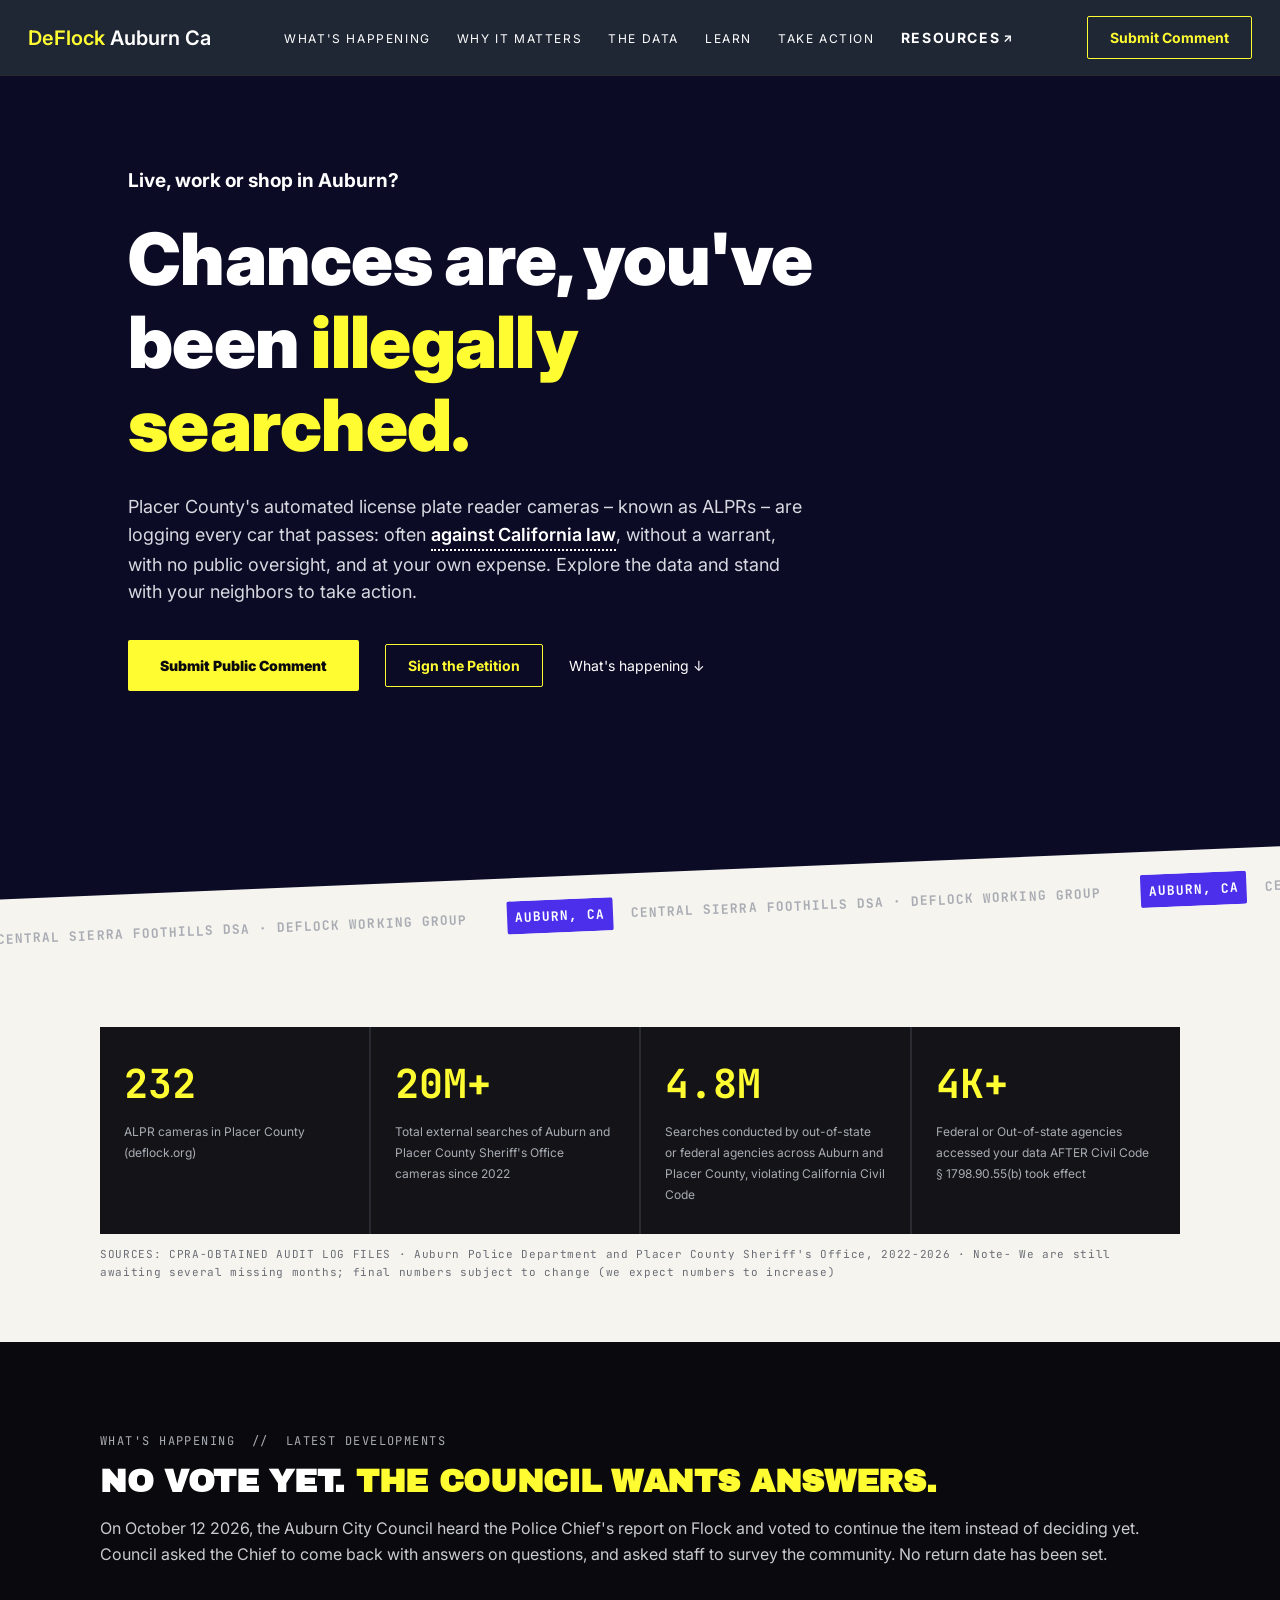
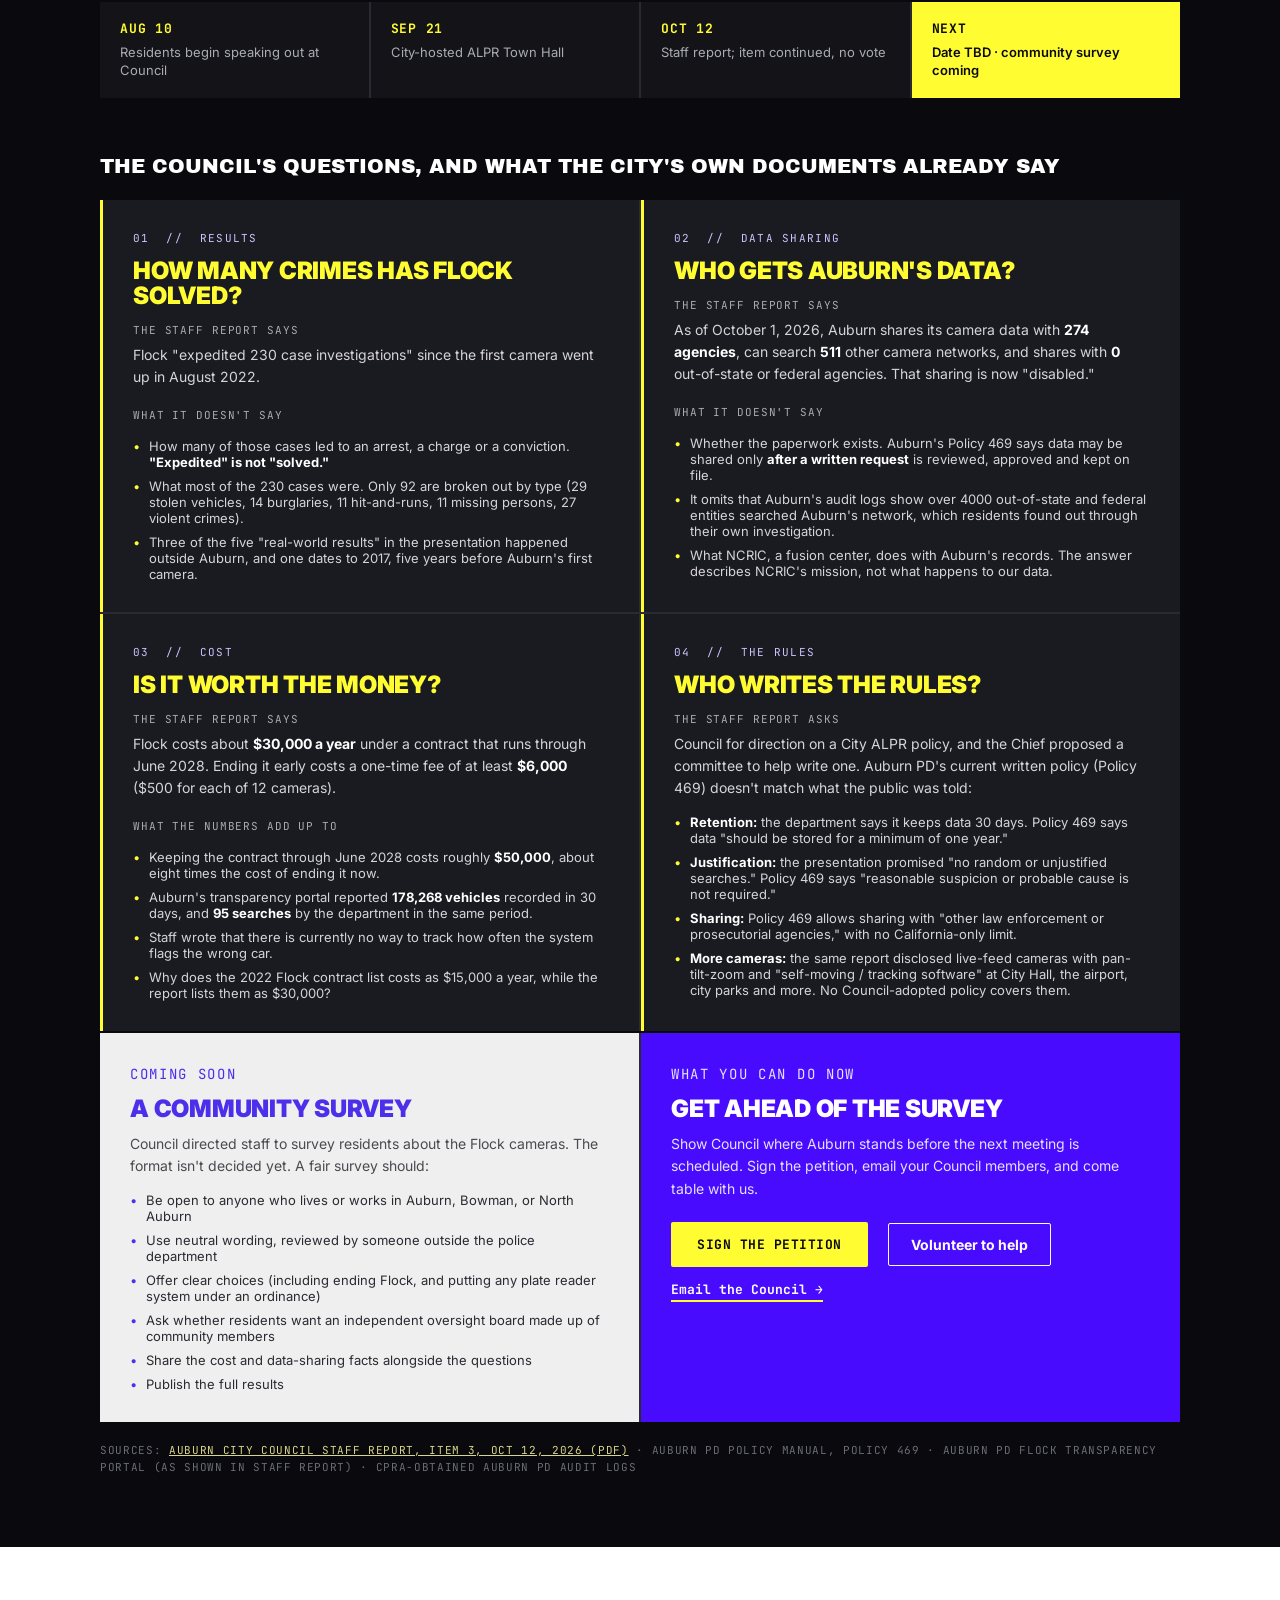
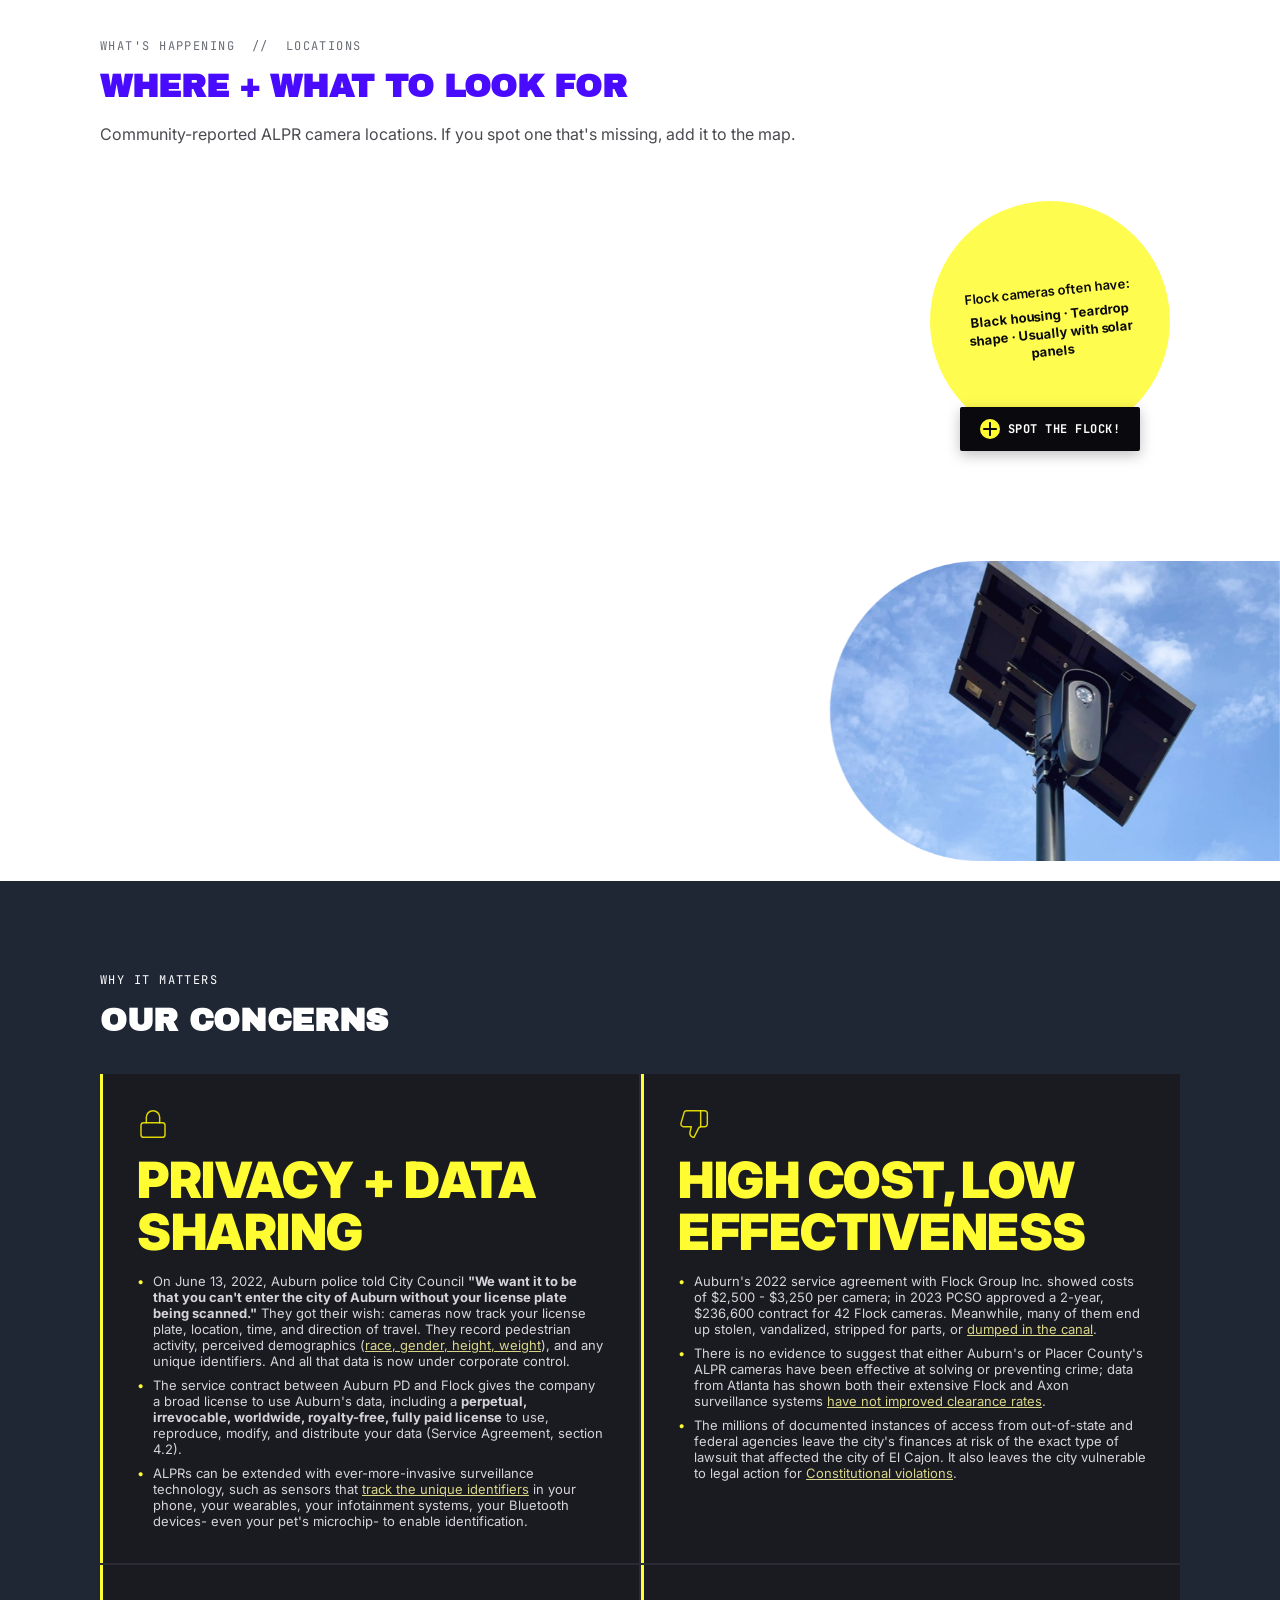
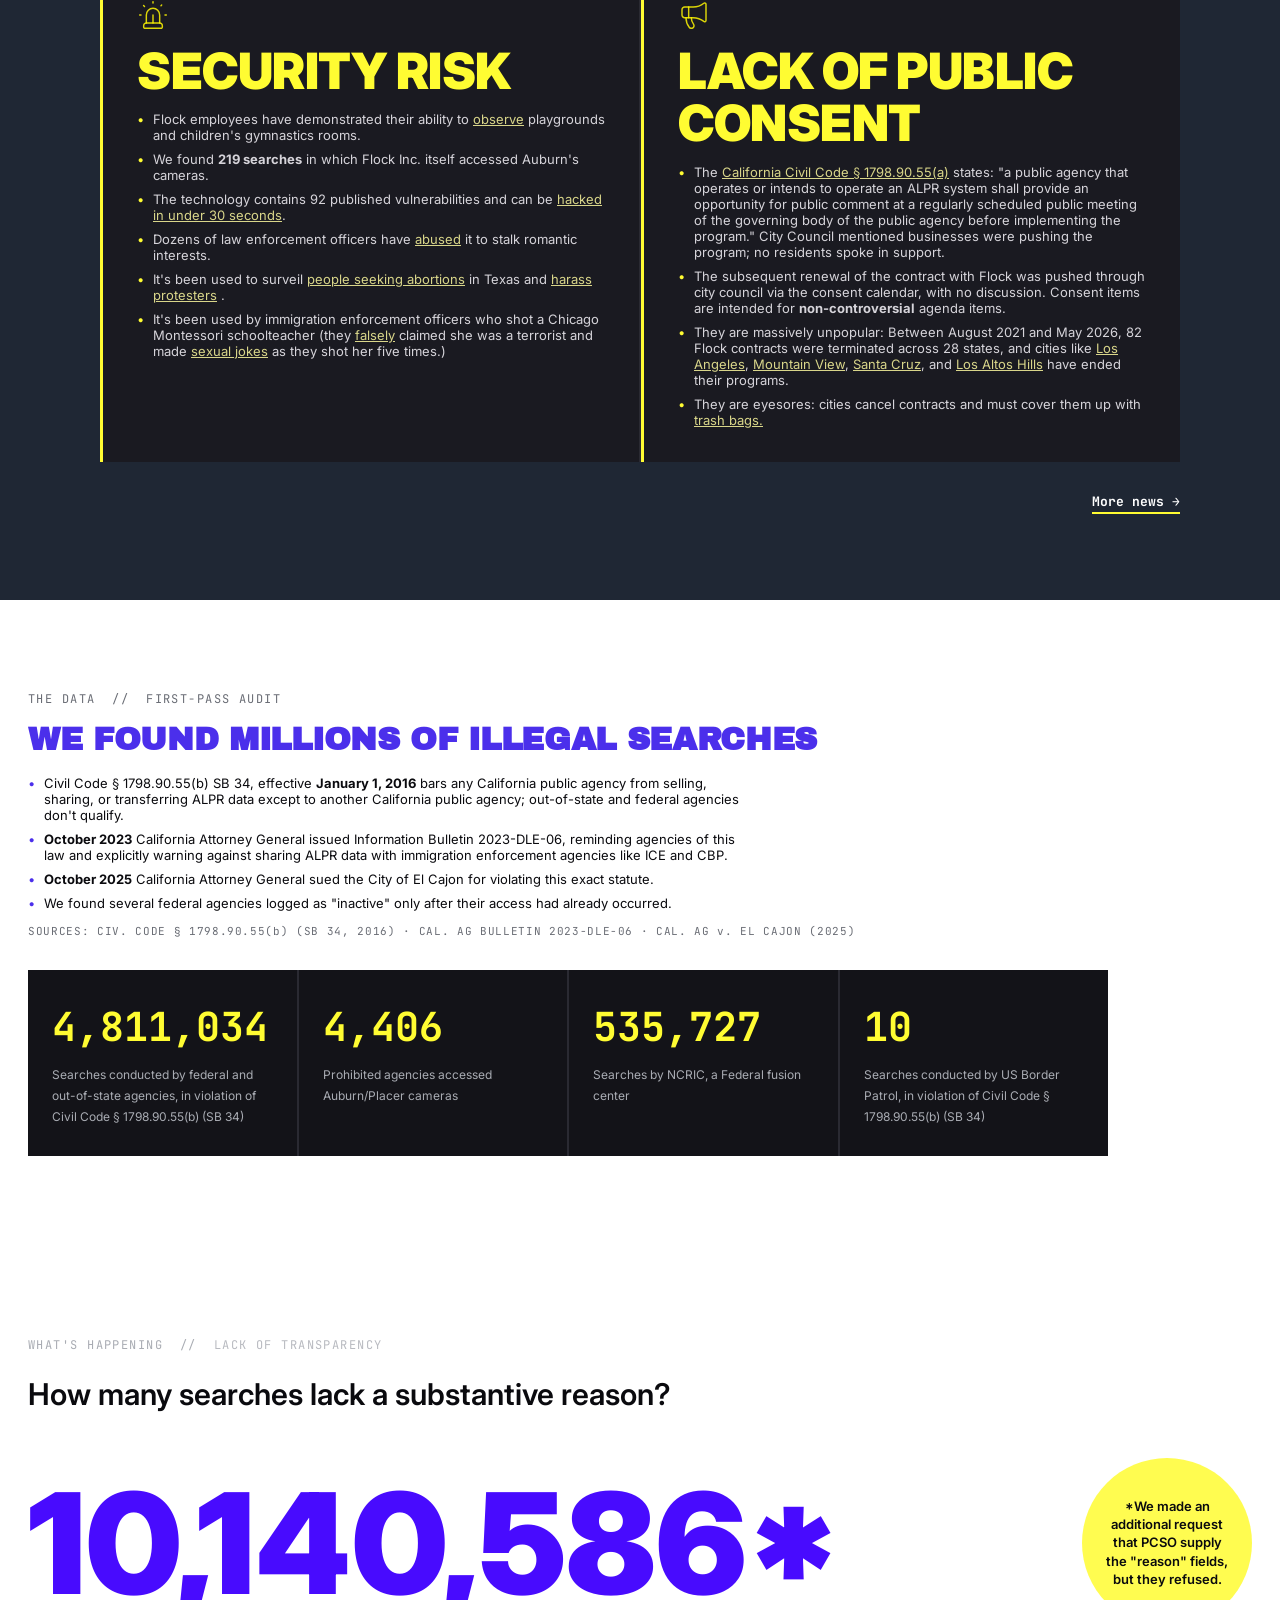
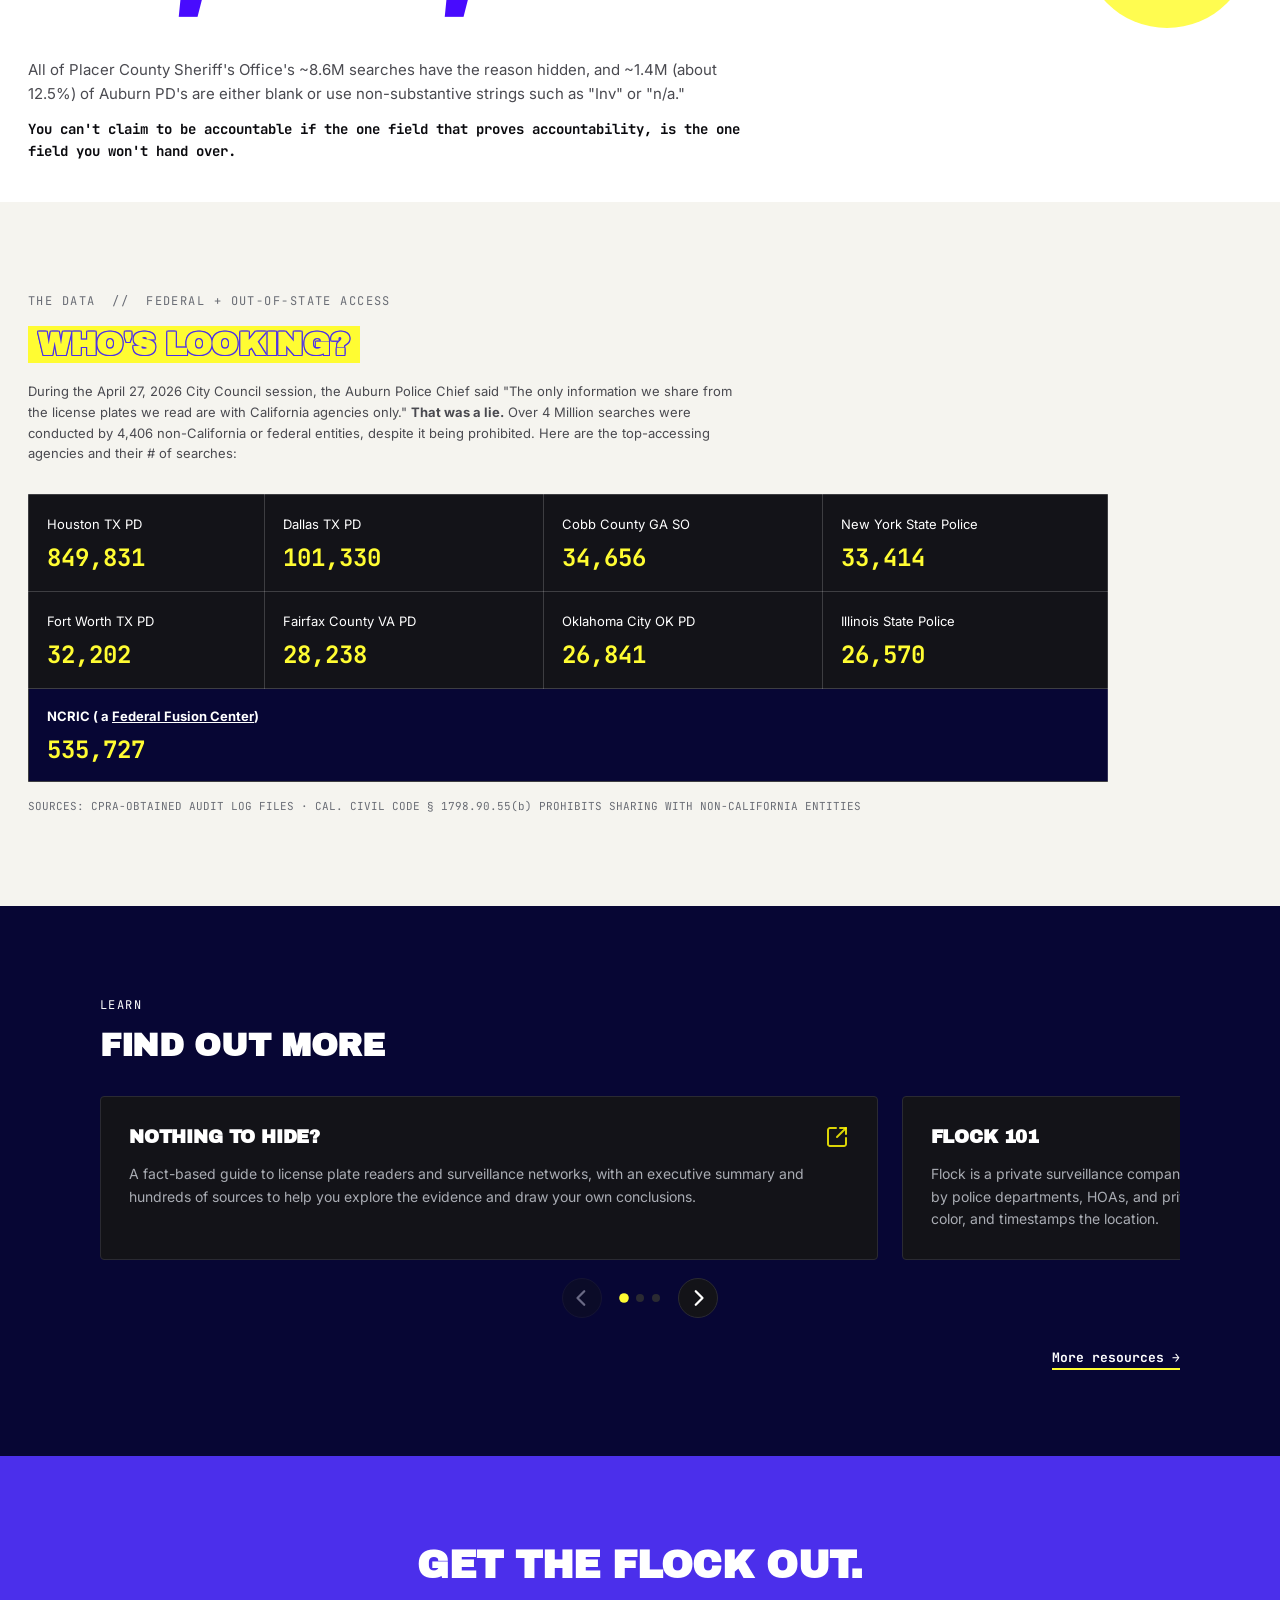
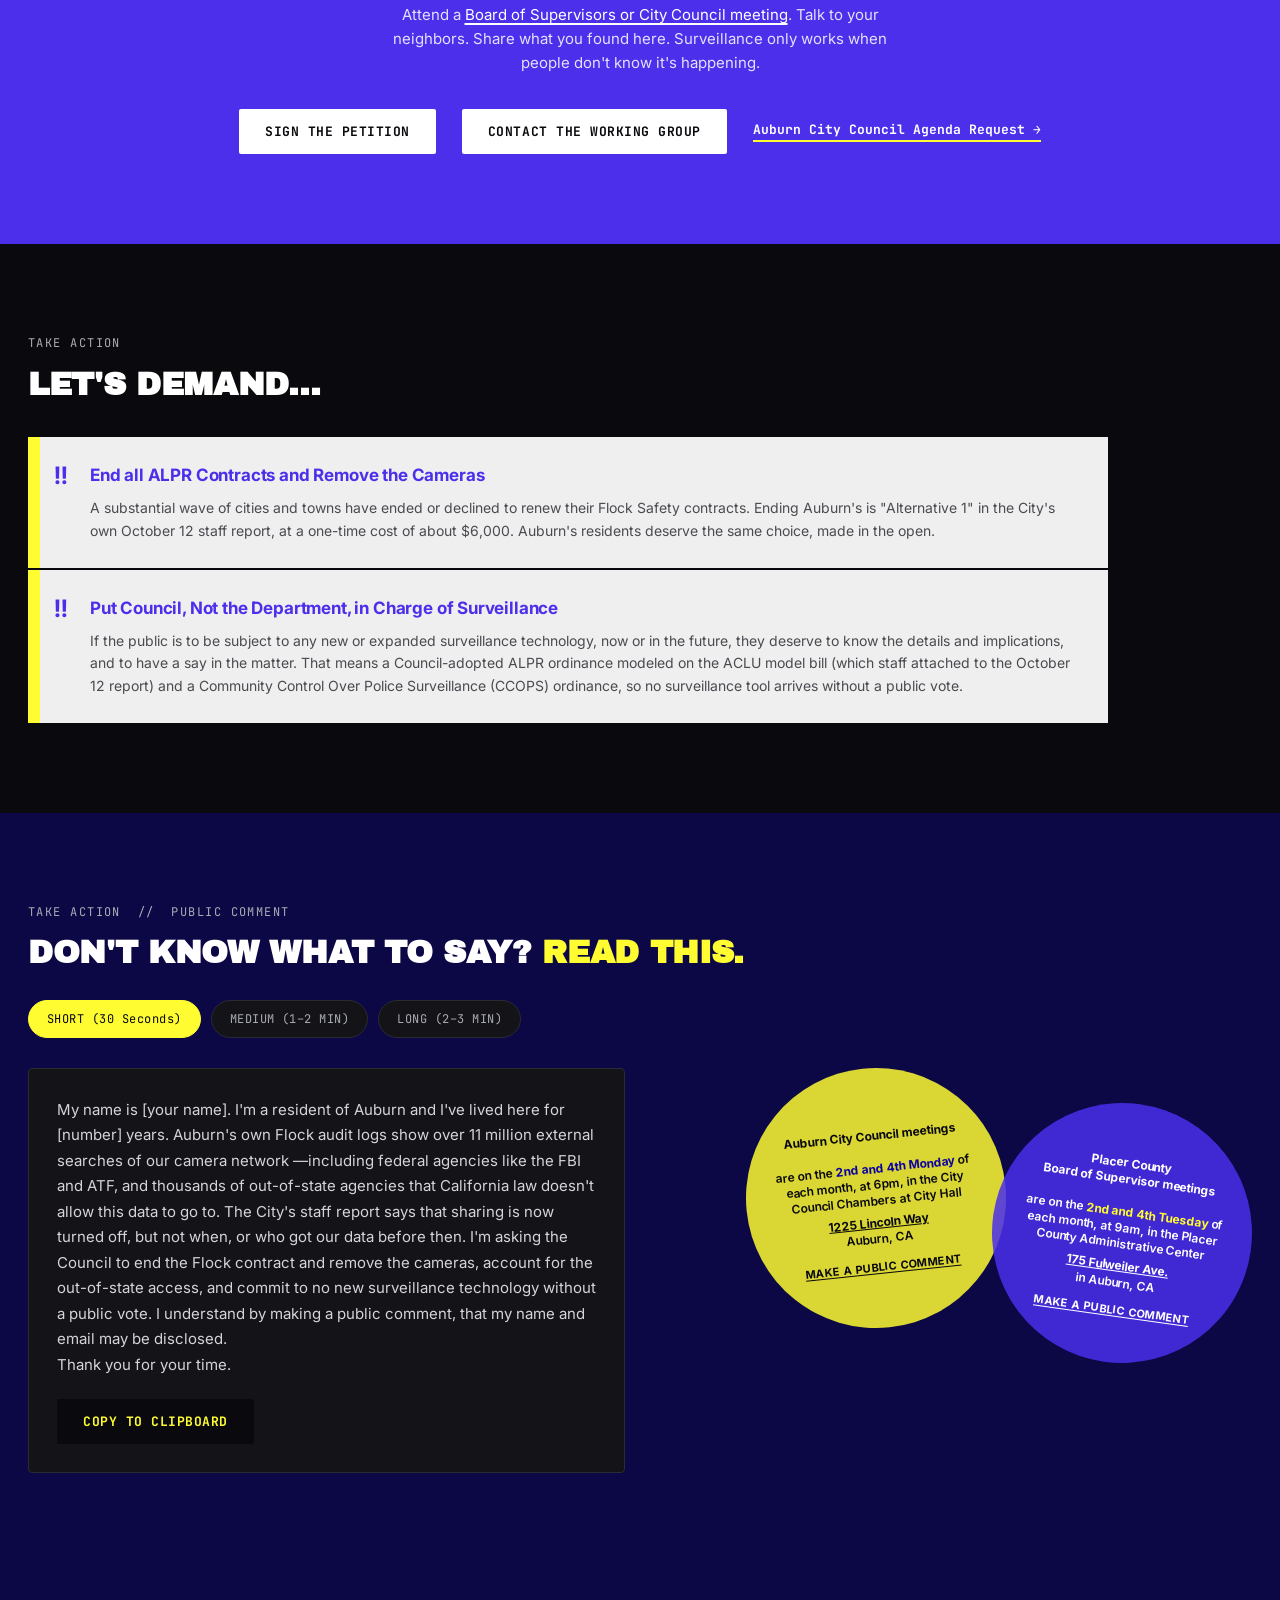
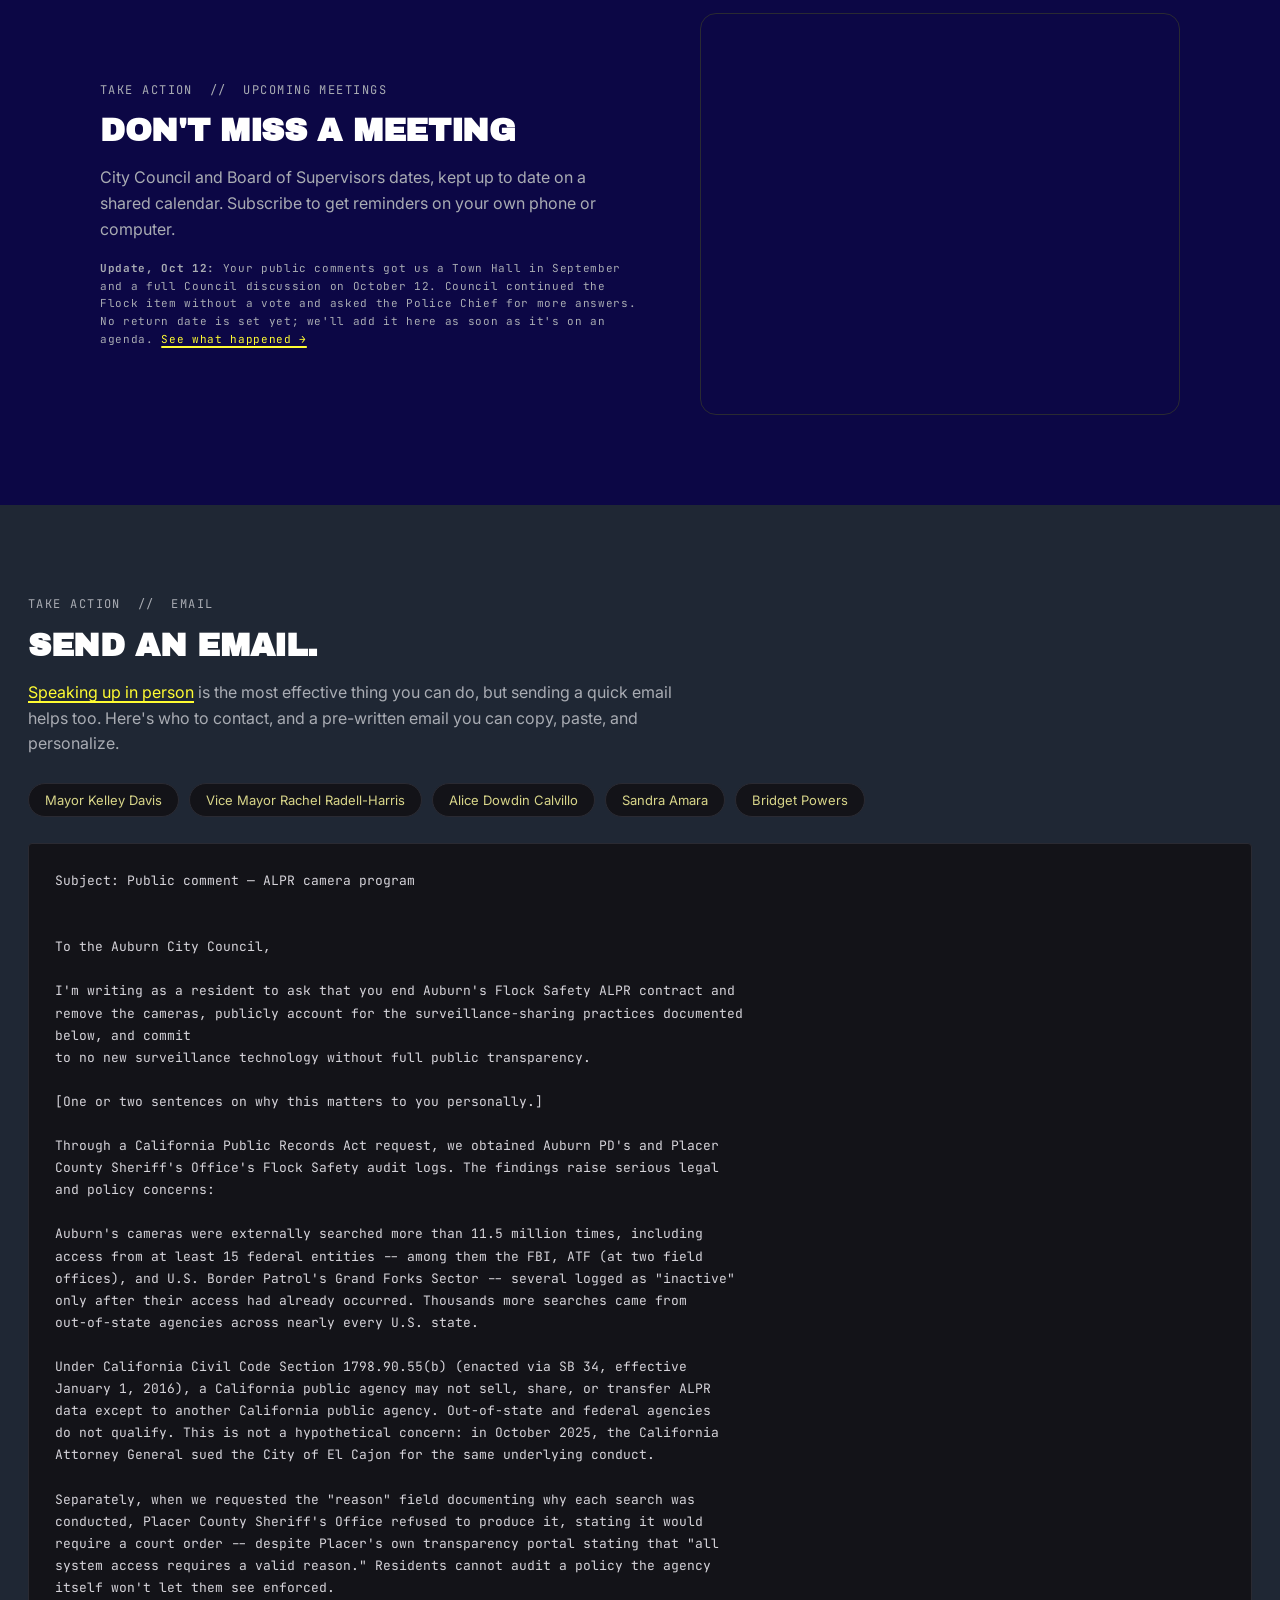
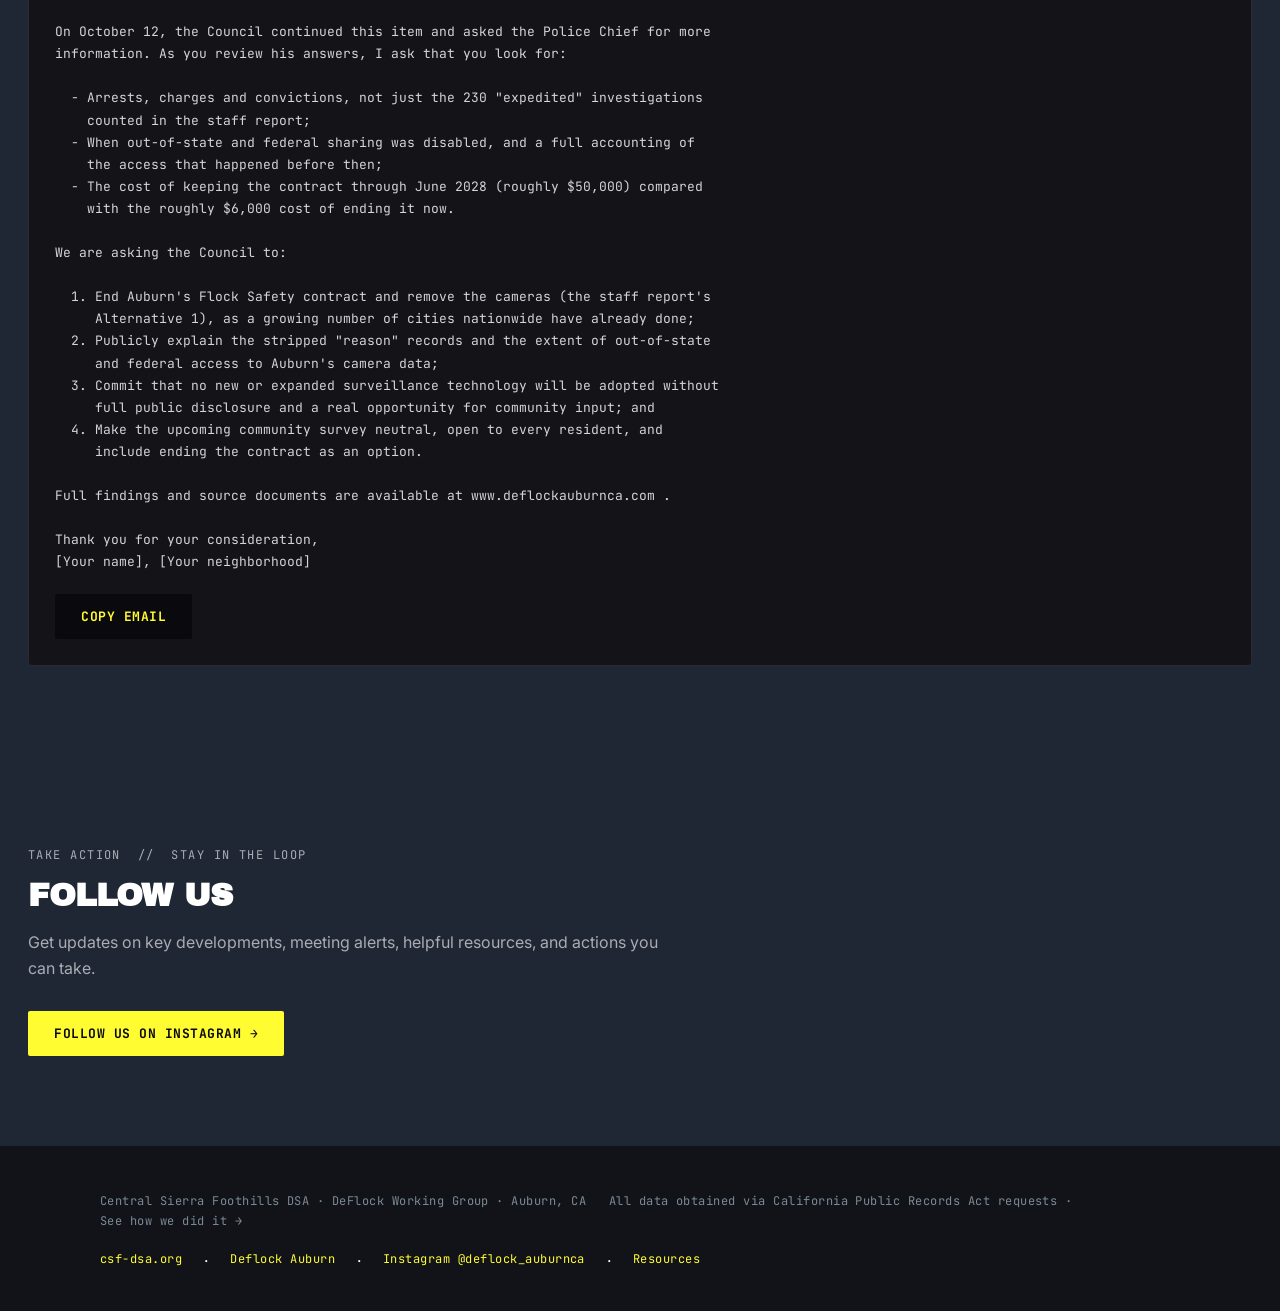
<file: index.html>
<!DOCTYPE html>
<html lang="en">
<head>
<meta charset="UTF-8">
<meta name="viewport" content="width=device-width, initial-scale=1.0">
<title>DeFlock Auburn Ca — Stop Illegal ALPR Surveillance</title>
<meta name="description" content="Analyze Auburn public records on Flock Safety surveillance cameras. Access privacy resources and contact the Auburn City Council to take action today.">
<link rel="icon" type="image/svg+xml" href="favicon.svg">
<link rel="preconnect" href="https://fonts.googleapis.com">
<link rel="preconnect" href="https://fonts.gstatic.com" crossorigin>
<link href="https://fonts.googleapis.com/css2?family=Archivo+Black&family=Inter:wght@400;500;600;700;900&family=JetBrains+Mono:wght@400;500;700&display=swap" rel="stylesheet">
<link rel="stylesheet" href="style.css">
</head>
<body>

<!-- STICKY NAV -->
<header class="topbar">
  <div class="topbar-inner">
    <a href="#top" class="brand"><span class="brand-yellow">DeFlock</span> Auburn Ca</a>
    <nav class="topnav" id="site-nav">
      <a href="#whats-happening">What's Happening</a>
      <a href="#why-it-matters">Why It Matters</a>
      <a href="#the-data">The Data</a>
      <a href="#learn">Learn</a>
      <a href="#take-action">Take Action</a>
      <a href="resources.html" class="topnav-page-link">Resources <span class="nav-arrow" aria-hidden="true">&#8599;</span></a>
    </nav>
    <div class="topbar-actions">
      <a href="#submit-comment" class="btn btn-outline-yellow">Submit Comment</a>
      <button class="nav-toggle" id="nav-toggle" aria-label="Toggle navigation menu" aria-expanded="false" aria-controls="site-nav">
        <span></span><span></span><span></span>
      </button>
    </div>
  </div>
</header>

<!-- HERO -->
<section class="hero" id="top">
  <div class="hero-inner">
    <p class="hero-eyebrow">Live, work or shop in Auburn?</p>
    <h1>Chances are, you've<br>been <span class="hl">illegally searched.</span></h1>
<p class="hero-sub">
  Placer County's automated license plate reader cameras – known as ALPRs – are logging every car that passes: often
  <span class="law-tooltip-container">
    against California law
    <span class="law-tooltip-text">❌ Civil Code § 1798.90.55(b) (part of SB 34, 2015) states that a public agency shall not sell, share, or transfer ALPR information, except to another public agency, and only as otherwise permitted by law. Under California law, a "public agency" is explicitly defined as an in-state, non-federal agency. </span>
  </span>, 
  without a warrant, with no public oversight, and at your own expense. Explore the data and stand with your neighbors to take action.
</p>    <div class="hero-actions">
      <a href="#submit-comment" class="btn btn-yellow btn-hero">Submit Public Comment</a>
      <a href="https://www.change.org/p/deflock-auburn-ca" class="btn btn-outline-yellow" target="_blank" rel="noopener noreferrer">Sign the Petition</a>
      <a href="#whats-happening" class="link-secondary">What's happening &darr;</a>
    </div>
  </div>
</section>

<!-- Tilted marquee straddling the diagonal seam -->
<div class="marquee-band">
  <div class="marquee-wrap" aria-hidden="true">
    <div class="marquee-track">
      <span class="marquee-item"><span class="marquee-chip">AUBURN, CA</span><span class="marquee-text">CENTRAL SIERRA FOOTHILLS DSA &middot; DEFLOCK WORKING GROUP</span></span>
      <span class="marquee-item"><span class="marquee-chip">AUBURN, CA</span><span class="marquee-text">CENTRAL SIERRA FOOTHILLS DSA &middot; DEFLOCK WORKING GROUP</span></span>
      <span class="marquee-item"><span class="marquee-chip">AUBURN, CA</span><span class="marquee-text">CENTRAL SIERRA FOOTHILLS DSA &middot; DEFLOCK WORKING GROUP</span></span>
      <span class="marquee-item"><span class="marquee-chip">AUBURN, CA</span><span class="marquee-text">CENTRAL SIERRA FOOTHILLS DSA &middot; DEFLOCK WORKING GROUP</span></span>
      <span class="marquee-item" aria-hidden="true"><span class="marquee-chip">AUBURN, CA</span><span class="marquee-text">CENTRAL SIERRA FOOTHILLS DSA &middot; DEFLOCK WORKING GROUP</span></span>
      <span class="marquee-item" aria-hidden="true"><span class="marquee-chip">AUBURN, CA</span><span class="marquee-text">CENTRAL SIERRA FOOTHILLS DSA &middot; DEFLOCK WORKING GROUP</span></span>
      <span class="marquee-item" aria-hidden="true"><span class="marquee-chip">AUBURN, CA</span><span class="marquee-text">CENTRAL SIERRA FOOTHILLS DSA &middot; DEFLOCK WORKING GROUP</span></span>
      <span class="marquee-item" aria-hidden="true"><span class="marquee-chip">AUBURN, CA</span><span class="marquee-text">CENTRAL SIERRA FOOTHILLS DSA &middot; DEFLOCK WORKING GROUP</span></span>
    </div>
  </div>
</div>

<!-- STATS BAR -->
<section class="section stats-section">
  <!--<span class="tag-pill">&#9670; Verified by the DeFlock Working Group</span>-->
  <div class="stats-bar">
    <div class="stat-box">
      <span class="stat-num">232</span>
      <span class="stat-label">ALPR cameras in Placer County (deflock.org)</span>
    </div>
    <div class="stat-box">
      <span class="stat-num">20M+</span>
      <span class="stat-label">Total external searches of Auburn and Placer County Sheriff's Office cameras since 2022</span>
    </div>
    <div class="stat-box">
      <span class="stat-num">4.8M</span>
      <span class="stat-label">Searches conducted by out-of-state or federal agencies across Auburn and Placer County, violating California Civil Code </span>
    </div>
    <div class="stat-box">
      <span class="stat-num">4K+</span>
      <span class="stat-label">Federal or Out-of-state agencies accessed your data AFTER Civil Code § 1798.90.55(b) took effect</span>
    </div>
  </div>
    <p class="citation">SOURCES: CPRA-OBTAINED AUDIT LOG FILES · Auburn Police Department and Placer County Sheriff's Office, 2022-2026 · Note- We are still awaiting several missing months; final numbers subject to change (we expect numbers to increase) </p>
</section>



<!-- Whats Happening: OCT 12 COUNCIL MEETING -->
<section class="section latest-section" id="whats-happening">
  <p class="eyebrow">WHAT'S HAPPENING &nbsp;//&nbsp; LATEST DEVELOPMENTS</p>
  <h2>NO VOTE YET. <span class="hl-dark">THE COUNCIL WANTS ANSWERS.</span></h2>
  <p class="lede">On October 12 2026, the Auburn City Council heard the Police Chief's report on Flock and voted to continue the item instead of deciding yet. Council asked the Chief to come back with answers on questions, and asked staff to survey the community. No return date has been set.</p>

  <ol class="timeline" aria-label="Timeline of Flock at Auburn City Council">
    <li><span class="tl-date">Aug 10</span><span class="tl-text">Residents begin speaking out at Council</span></li>
    <li><span class="tl-date">Sep 21</span><span class="tl-text">City-hosted ALPR Town Hall </span></li>
    <li><span class="tl-date">Oct 12</span><span class="tl-text">Staff report; item continued, no vote</span></li>
    <li class="tl-next"><span class="tl-date">Next</span><span class="tl-text">Date TBD &middot; community survey coming</span></li>
  </ol>

  <p class="latest-subhead">The Council's questions, and what the City's own documents already say</p>

  <div class="qa-grid">
    <article class="qa-card">
      <p class="qa-num">01 &nbsp;//&nbsp; RESULTS</p>
      <h3>How many crimes has Flock solved?</h3>
      <p class="qa-says"><span class="qa-label">The staff report says</span> Flock "expedited 230 case investigations" since the first camera went up in August 2022.</p>
      <p class="qa-label qa-label-gap">What it doesn't say</p>
      <ul class="concern-list">
        <li>How many of those cases led to an arrest, a charge or a conviction. <strong>"Expedited" is not "solved."</strong></li>
        <li>What most of the 230 cases were. Only 92 are broken out by type (29 stolen vehicles, 14 burglaries, 11 hit-and-runs, 11 missing persons, 27 violent crimes).</li>
        <li>Three of the five "real-world results" in the presentation happened outside Auburn, and one dates to 2017, five years before Auburn's first camera.</li>
      </ul>
    </article>

    <article class="qa-card">
      <p class="qa-num">02 &nbsp;//&nbsp; DATA SHARING</p>
      <h3>Who gets Auburn's data?</h3>
      <p class="qa-says"><span class="qa-label">The staff report says</span> As of October 1, 2026, Auburn shares its camera data with <strong>274 agencies</strong>, can search <strong>511</strong> other camera networks, and shares with <strong>0</strong> out-of-state or federal agencies. That sharing is now "disabled."</p>
      <p class="qa-label qa-label-gap">What it doesn't say</p>
      <ul class="concern-list">
        <li>Whether the paperwork exists. Auburn's Policy 469 says data may be shared only <strong>after a written request</strong> is reviewed, approved and kept on file.</li>
        <li>It omits that Auburn's audit logs show  over 4000 out-of-state and federal entities searched Auburn's network, which residents found out through their own investigation.</li>
        <li>What NCRIC, a fusion center, does with Auburn's records. The answer describes NCRIC's mission, not what happens to our data.</li>
      </ul>
    </article>

    <article class="qa-card">
      <p class="qa-num">03 &nbsp;//&nbsp; COST</p>
      <h3>Is it worth the money?</h3>
      <p class="qa-says"><span class="qa-label">The staff report says</span> Flock costs about <strong>$30,000 a year</strong> under a contract that runs through June 2028. Ending it early costs a one-time fee of at least <strong>$6,000</strong> ($500 for each of 12 cameras).</p>
      <p class="qa-label qa-label-gap">What the numbers add up to</p>
      <ul class="concern-list">
        <li>Keeping the contract through June 2028 costs roughly <strong>$50,000</strong>, about eight times the cost of ending it now.</li>
        <li>Auburn's transparency portal reported <strong>178,268 vehicles</strong> recorded in 30 days, and <strong>95 searches</strong> by the department in the same period.</li>
        <li>Staff wrote that there is currently no way to track how often the system flags the wrong car.</li>
        <li>Why does the 2022 Flock contract list costs as $15,000 a year, while the report lists them as $30,000?</li>

      </ul>
    </article>

    <article class="qa-card">
      <p class="qa-num">04 &nbsp;//&nbsp; THE RULES</p>
      <h3>Who writes the rules?</h3>
      <p class="qa-says"><span class="qa-label">The staff report asks</span> Council for direction on a City ALPR policy, and the Chief proposed a committee to help write one. Auburn PD's current written policy (Policy 469) doesn't match what the public was told:</p>
      <ul class="concern-list">
        <li><strong>Retention:</strong> the department says it keeps data 30 days. Policy 469 says data "should be stored for a minimum of one year."</li>
        <li><strong>Justification:</strong> the presentation promised "no random or unjustified searches." Policy 469 says "reasonable suspicion or probable cause is not required."</li>
        <li><strong>Sharing:</strong> Policy 469 allows sharing with "other law enforcement or prosecutorial agencies," with no California-only limit.</li>
        <li><strong>More cameras:</strong> the same report disclosed live-feed cameras with pan-tilt-zoom and "self-moving / tracking software" at City Hall, the airport, city parks and more. No Council-adopted policy covers them.</li>
      </ul>
    </article>
  </div>

  <div class="latest-bottom">
    <div class="survey-box">
      <p class="qa-num">COMING SOON</p>
      <h3>A community survey</h3>
      <p>Council directed staff to survey residents about the Flock cameras. The format isn't decided yet. A fair survey should:</p>
      <ul class="concern-list">
        <li>Be open to anyone who lives or works in Auburn, Bowman, or North Auburn</li>
        <li>Use neutral wording, reviewed by someone outside the police department</li>
        <li>Offer clear choices (including ending Flock, and putting any plate reader system under an ordinance)</li>
        <li>Ask whether residents want an independent oversight board made up of community members</li>
        <li>Share the cost and data-sharing facts alongside the questions</li>
        <li>Publish the full results</li>
      </ul>
    </div>
    <div class="next-box">
      <p class="qa-num">WHAT YOU CAN DO NOW</p>
      <h3>Get ahead of the survey</h3>
      <p>Show Council where Auburn stands before the next meeting is scheduled. Sign the petition, email your Council members, and come table with us.</p>
      <div class="next-actions">
        <a href="https://www.change.org/p/deflock-auburn-ca" class="btn btn-yellow" target="_blank" rel="noopener noreferrer">Sign the Petition</a>
        <a href="mailto:DeflockAuburnCA@proton.me?subject=I%20want%20to%20volunteer" class="btn btn-outline-yellow">Volunteer to help</a>
        <a href="#email" class="link-arrow light">Email the Council &rarr;</a>
      </div>
    </div>
  </div>

  <p class="citation">SOURCES: <a href="docs/2026-10-12-auburn-alpr-staff-report.pdf" target="_blank" rel="noopener">AUBURN CITY COUNCIL STAFF REPORT, ITEM 3, OCT 12, 2026 (PDF)</a> · AUBURN PD POLICY MANUAL, POLICY 469 · AUBURN PD FLOCK TRANSPARENCY PORTAL (AS SHOWN IN STAFF REPORT) · CPRA-OBTAINED AUBURN PD AUDIT LOGS</p>
</section>



<!-- WHERE + WHAT TO LOOK FOR -->
<section class="section section-white">
  <p class="eyebrow">WHAT'S HAPPENING &nbsp;//&nbsp; LOCATIONS</p>
  <h2>WHERE + WHAT TO LOOK FOR</h2>
  <p class="lede">Community-reported ALPR camera locations. If you spot one that's missing, add it to the map.</p>

  <div class="where-grid">
    <div class="map-embed">
      <iframe src="https://maps.deflock.org/?lat=38.9172&lng=-120.9990&zoom=10.30" width="100%" height="480" style="border: none;" loading="lazy" title="DeFlock camera map"></iframe>
    </div>

    <div class="where-side">
      <div class="where-circle-wrap">
        <div class="yellow-circle scroll-in-right" style="margin-top: 20px;">
          <p> Flock cameras often have: <strong>Black housing &middot; Teardrop shape &middot; Usually with solar panels</strong></p>
        </div>

        <button type="button" class="seen-btn" id="seen-in-auburn-open" aria-haspopup="dialog" aria-controls="seen-in-auburn-modal">
          <span class="seen-btn-icon" aria-hidden="true">
            <svg width="14" height="14" viewBox="0 0 16 16" fill="none" xmlns="http://www.w3.org/2000/svg"><path d="M8 1V15M1 8H15" stroke="currentColor" stroke-width="2.2" stroke-linecap="round"/></svg>
          </span>
          Spot the flock!
        </button>
      </div>
    </div>
  </div>

  <div class="camera-photo-wrap">
    <img src="cameraImage.png" alt="An ALPR camera mounted on a pole with a solar panel, against a blue sky" class="camera-photo">
  </div>
</section>


<!-- OUR CONCERNS -->
<section class="section concerns-section" id="why-it-matters">
  <p class="eyebrow light">WHY IT MATTERS</p>
  <h2 class="light-h">OUR CONCERNS</h2>

  <div class="concerns-grid">
    <div class="concern-card">
      <img src="icons/lock.svg" alt="" class="concern-icon">
      <h3>PRIVACY + DATA SHARING</h3>
      <ul class="concern-list">
        <li> On June 13, 2022, Auburn police told City Council <strong>"We want it to be that you can't enter the city of Auburn without your license plate being scanned."</strong> They got their wish: cameras now track your license plate, location, time, and direction of travel. They record pedestrian activity, perceived demographics (<a href="https://patentimages.storage.googleapis.com/77/9a/03/7b3b26499077d4/US11416545.pdf">race, gender, height, weight</a>), and any unique identifiers. 
          And all that data is now under corporate control.</li>
        <li>The service contract between Auburn PD and Flock gives the company a broad license to use Auburn's data, including a <strong>perpetual, irrevocable, worldwide, royalty-free, fully paid license</strong> to use, reproduce, modify, and distribute your data (Service Agreement, section 4.2).</li>
        <li>ALPRs can be extended with ever-more-invasive surveillance technology, such as sensors that <a href="https://www.404media.co/this-company-will-add-phone-airpod-and-smartwatch-trackers-to-license-plate-readers/">track the unique identifiers</a> in your phone, your wearables, your infotainment systems, your Bluetooth devices- even your pet's microchip- to enable identification. </li>
      </ul>
    </div>
    <div class="concern-card">
      <img src="icons/thumbs-down.svg" alt="" class="concern-icon">
      <h3>HIGH COST, LOW EFFECTIVENESS</h3>
      <ul class="concern-list">
        <li>Auburn's 2022 service agreement with Flock Group Inc. showed costs of $2,500 - $3,250 per camera; in 2023 PCSO approved a 2-year, $236,600 contract for 42 Flock cameras. Meanwhile, many of them end up stolen, vandalized, stripped for parts, or <a href="https://www.gadgetreview.com/auburn-california-flock-surveillance-cameras-stolen-and-dumped-in-a-canal/">dumped in the canal</a>.</li>
        <li>There is no evidence to suggest that either Auburn's or Placer County's ALPR cameras have been effective at solving or preventing crime; data from Atlanta has shown both their extensive Flock and Axon surveillance systems <a href="https://atlpresscollective.com/2026/07/28/flock-cameras-atlanta-clearance-rates/">have not improved clearance rates</a>.</li>
        <li>The millions of documented instances of access from out-of-state and federal agencies leave the city's finances at risk of the exact type of lawsuit that affected the city of El Cajon. It also leaves the city vulnerable to legal action for <a href="https://www.aclunorcal.org/news/california-constitutional-right-privacy-turns-50-our-longtime-work-make-rights-real/">Constitutional violations</a>. </li>
      </ul>
    </div>
    <div class="concern-card">
      <img src="icons/siren.svg" alt="" class="concern-icon">
      <h3>SECURITY RISK</h3>
      <ul class="concern-list">
        <li>Flock employees have demonstrated their ability to <a href="https://www.404media.co/city-learns-flock-accessed-cameras-in-childrens-gymnastics-room-as-a-sales-pitch-demo-renews-contract-anyway">observe</a> playgrounds and children's gymnastics rooms.</li>
        <li>We found <strong>219 searches</strong> in which Flock Inc. itself accessed Auburn's cameras.</li>
        <li>The technology contains 92 published vulnerabilities and can be <a href="https://youtu.be/uB0gr7Fh6lY?si=bwGBNS5hDWFyTZpZ">hacked in under 30 seconds</a>.</li>
        <li>Dozens of law enforcement officers have <a href="https://www.404media.co/cops-keep-getting-arrested-for-using-flock-to-stalk-people/">abused</a> it to stalk romantic interests.</li>
        <li>It's been used to surveil <a href="https://www.404media.co/a-texas-cop-searched-license-plate-cameras-nationwide-for-a-woman-who-got-an-abortion/">people seeking abortions</a> in Texas and <a href="https://www.eff.org/deeplinks/2025/11/how-cops-are-using-flock-safetys-alpr-network-surveil-protesters-and-activists">harass protesters</a> .</li>
        <li>It's been used by immigration enforcement officers who shot a Chicago Montessori schoolteacher (they <a href="https://abcnews.com/US/doj-drops-charges-2-people-accused-ramming-vehicles/story?id=127714651">falsely</a> claimed she was a terrorist and made <a href="https://www.nbcnews.com/news/us-news/border-patrol-marimar-martinez-shooting-chicago-text-message-release-rcna257765">sexual jokes</a> as they shot her five times.)</li>
      </ul>
    </div>
    <div class="concern-card">
      <img src="icons/megaphone.svg" alt="" class="concern-icon">
      <h3>LACK OF PUBLIC CONSENT</h3>
      <ul class="concern-list">
        <li>The <a href="https://codes.findlaw.com/ca/civil-code/civ-sect-1798-90-55/">California Civil Code § 1798.90.55(a)</a> states: "a public agency that operates or intends to operate an ALPR system shall provide an opportunity for public comment at a regularly scheduled public meeting of the governing body of the public agency before implementing the program." City Council mentioned businesses were pushing the program; no residents spoke in support.</li>
        <li>The subsequent renewal of the contract with Flock was pushed through city council via the consent calendar, with no discussion. Consent items are intended for <strong>non-controversial</strong> agenda items.</li>
        <li>They are massively unpopular: Between August 2021 and May 2026, 82 Flock contracts were terminated across 28 states, and cities like <a href="https://abc7.com/post/lapd-ending-agreement-surveillance-company-flock-safety/19483200/">Los Angeles</a>, <a href="https://www.mountainview.gov/Home/Components/News/News/1205/284">Mountain View</a>, <a href="https://www.kqed.org/news/12069705/santa-cruz-the-first-in-california-to-terminate-its-contract-with-flock-safety">Santa Cruz</a>, and <a href="https://www.losaltosonline.com/news/los-altos-hills-to-remove-alpr-cameras/article_59f90aa8-14c1-4309-9f7f-12d16c649d9e.html">Los Altos Hills</a> have ended their programs.</li>
        <li>They are eyesores: cities cancel contracts and must cover them up with <a href="https://www.404media.co/cities-are-covering-flock-cameras-with-trash-bags/">trash bags.</a></li>
      </ul>
    </div>
  </div>
  <div class="more-news-row"><a href="resources.html#news" class="link-arrow">More news &rarr;</a></div>
</section>


<!-- WE FOUND [MILLIONS] -->
<section class="section" id="the-data">
  <p class="eyebrow">THE DATA &nbsp;//&nbsp; FIRST-PASS AUDIT</p>
  <h2>WE FOUND MILLIONS OF ILLEGAL SEARCHES</h2>
  <ul class="concern-list">
    <li>Civil Code § 1798.90.55(b) SB 34, effective <strong>January 1, 2016</strong> bars any California public agency from selling, sharing, or transferring ALPR data except to another California public agency; out-of-state and federal agencies don't qualify.</li>
    <li><strong>October 2023</strong> California Attorney General issued Information Bulletin 2023-DLE-06, reminding agencies of this law and explicitly warning against sharing ALPR data with immigration enforcement agencies like ICE and CBP.</li>
    <li><strong>October 2025</strong> California Attorney General sued the City of El Cajon for violating this exact statute.</li>
    <li>We found several federal agencies logged as "inactive" only after their access had already occurred.</li>
  </ul>

<p class="citation">SOURCES: CIV. CODE § 1798.90.55(b) (SB 34, 2016) · CAL. AG BULLETIN 2023-DLE-06 · CAL. AG v. EL CAJON (2025)</p>

  <div class="stats-bar dark">
    <div class="stat-box">
      <span class="stat-num">4,811,034</span>
      <span class="stat-label">Searches conducted by federal and out-of-state agencies, in violation of Civil Code § 1798.90.55(b) (SB 34)</span>
    </div>
    <div class="stat-box">
      <span class="stat-num">4,406</span>
      <span class="stat-label">Prohibited agencies accessed Auburn/Placer cameras</span>
    </div>
    <div class="stat-box">
      <span class="stat-num">535,727</span>
      <span class="stat-label">Searches by NCRIC, a Federal fusion center</span>
    </div>
     <!--<div class="stat-box">
      <span class="stat-num">52,595</span>
      <span class="stat-label">Additional searches amongst 15 Federal Agencies</span>
    </div>-->
    <div class="stat-box">
      <span class="stat-num">10</span>
      <span class="stat-label">Searches conducted by US Border Patrol, in violation of Civil Code § 1798.90.55(b) (SB 34)</span>
    </div>
  </div>
</section>

<!-- NO REASON GIVEN -->
<section class="section whitebg">
  <p class="eyebrow">WHAT'S HAPPENING &nbsp;//&nbsp; <span class="eyebrow-dim">LACK OF TRANSPARENCY</span></p>
  <p class="audit-heading">How many searches lack a substantive reason? </p>

  <div class="audit-row">
    <span class="big-number">10,140,586*</span>
   <div class="yellow-circle scroll-in-right small-circle">
      <p>*We made an additional request that PCSO supply the "reason" fields, but they refused.</p>
    </div>
  </div>

  <p class="audit-caption"> All of Placer County Sheriff's Office's ~8.6M searches have the reason hidden, and ~1.4M (about 12.5%) of Auburn PD's are either blank or use non-substantive strings such as "Inv" or "n/a."<strong>You can't claim to be accountable if the one field that proves accountability, is the one field you won't hand over.</strong></p>
</section>

<!-- WHO'S LOOKING -->
<section class="section whos-looking">
  <p class="eyebrow">THE DATA &nbsp;//&nbsp; FEDERAL + OUT-OF-STATE ACCESS</p>
  <h2 class="yellow-h">WHO'S LOOKING?</h2>
  <p class="lede dark-text"> During the April 27, 2026 City Council session, the Auburn Police Chief said "The only information we share from the license plates we read are with California agencies only." <strong>That was a lie.</strong> Over 4 Million searches were conducted by 4,406 non-California or federal entities, despite it being prohibited. Here are the top-accessing agencies and their # of searches: </p>

  <div class="table-wrap">
    <table>
      <tbody>
        <tr>
          <td>
            <div class="table-item-label">Houston TX PD</div>
            <div class="table-item-value">849,831</div>
          </td>
          <td>
            <div class="table-item-label">Dallas TX PD</div>
            <div class="table-item-value">101,330</div>
          </td>
          <td>
            <div class="table-item-label">Cobb County GA SO</div>
            <div class="table-item-value">34,656</div>
          </td>
          <td>
            <div class="table-item-label">New York State Police</div>
            <div class="table-item-value">33,414</div>
          </td>
        </tr>
        <tr>
          <td>
            <div class="table-item-label">Fort Worth TX PD</div>
            <div class="table-item-value">32,202</div>
          </td>
          <td>
            <div class="table-item-label">Fairfax County VA PD</div>
            <div class="table-item-value">28,238</div>
          </td>
          <td>
            <div class="table-item-label">Oklahoma City OK PD</div>
            <div class="table-item-value">26,841</div>
          </td>
          <td>
            <div class="table-item-label">Illinois State Police</div>
            <div class="table-item-value">26,570</div>
          </td>
        </tr>
        <tr class="ncric-row">
          <td colspan="4">
            <div class="table-item-label">NCRIC ( a <a href="https://www.kcra.com/article/get-the-facts-sacramento-intelligence-center-funding/73237201" target="_blank" rel="noopener noreferrer">Federal Fusion Center</a>)</div>
            <div class="table-item-value">535,727</div>
          </td>
        </tr>
      </tbody>
    </table>
    <p class="table-source">SOURCES: CPRA-OBTAINED AUDIT LOG FILES · CAL. CIVIL CODE § 1798.90.55(b) PROHIBITS SHARING WITH NON-CALIFORNIA ENTITIES</p>
  </div>
</section>

<!-- FIND OUT MORE -->
<section class="section" id="learn">
  <p class="eyebrow">LEARN</p>
  <h2>FIND OUT MORE</h2>

  <div class="learn-carousel" role="region" aria-label="Learning resources" aria-roledescription="carousel">
    <div class="learn-viewport" id="learn-viewport" tabindex="0" aria-label="Resource tiles">
      <div class="learn-track" id="learn-track">
        <a href="https://nothing-to-hide---alpr-guide.web.app/" class="learn-card" target="_blank" rel="noopener noreferrer" aria-roledescription="slide" aria-label="Nothing to Hide? ALPR guide, 1 of 3">
          <div class="learn-card-top">
            <h3>NOTHING TO HIDE?</h3>
            <img src="icons/square-arrow-out-up-right.svg" alt="" class="learn-icon" aria-hidden="true">
          </div>
          <p>A fact-based guide to license plate readers and surveillance networks, with an executive summary and hundreds of sources to help you explore the evidence and draw your own conclusions.</p>
        </a>
        <a href="https://deflocknc.com/flock-101.html" class="learn-card" aria-roledescription="slide" aria-label="Flock 101, 2 of 3">
          <div class="learn-card-top">
            <h3>FLOCK 101</h3>
            <img src="icons/square-arrow-out-up-right.svg" alt="" class="learn-icon" aria-hidden="true">
          </div>
          <p>Flock is a private surveillance company that builds automated license plate recognition (ALPR) cameras used by police departments, HOAs, and private businesses. Each camera photographs plate, make, model, and color, and timestamps the location.</p>
        </a>
        <a href="https://deflocknc.com/cpra.html" class="learn-card" aria-roledescription="slide" aria-label="CPRA Toolkit, 3 of 3">
          <div class="learn-card-top">
            <h3>CPRA TOOLKIT</h3>
            <img src="icons/square-arrow-out-up-right.svg" alt="" class="learn-icon" aria-hidden="true">
          </div>
          <p>Learn how to file a California Public Records Act request to obtain audit logs, vendor contracts, and retention policies — use our template to request the same records we did.</p>
        </a>
      </div>
    </div>
    <div class="learn-carousel-controls">
      <button type="button" class="carousel-nav" id="learn-prev" aria-label="Previous resource">
        <svg width="18" height="18" viewBox="0 0 16 16" fill="none" xmlns="http://www.w3.org/2000/svg"><path d="M10 2L4 8L10 14" stroke="currentColor" stroke-width="2" stroke-linecap="round" stroke-linejoin="round"/></svg>
      </button>
      <div class="carousel-dots" id="learn-dots" aria-label="Choose a resource"></div>
      <button type="button" class="carousel-nav" id="learn-next" aria-label="Next resource">
        <svg width="18" height="18" viewBox="0 0 16 16" fill="none" xmlns="http://www.w3.org/2000/svg"><path d="M6 2L12 8L6 14" stroke="currentColor" stroke-width="2" stroke-linecap="round" stroke-linejoin="round"/></svg>
      </button>
    </div>
  </div>
  <div class="more-news-row"><a href="resources.html" class="link-arrow">More resources &rarr;</a></div>
</section>

<!-- CTA BANNER -->
<section class="cta-banner">
  <h2>Get the Flock Out.</h2>
  <p>Attend a <a href="https://www.youtube.com/watch?v=OA20bNlnlvo" target="_blank" rel="noopener noreferrer">Board of Supervisors or City Council meeting</a>. Talk to your neighbors. Share what you found here. Surveillance only works when people don't know it's happening.</p>
  <div class="cta-actions">
    <a href="https://www.change.org/p/deflock-auburn-ca" class="btn btn-dark-on-purple" target="_blank" rel="noopener noreferrer">Sign the Petition</a>
    <a href="mailto:DeflockAuburnCA@proton.me" class="btn btn-dark-on-purple">Contact the Working Group</a>
    <a href="https://ca-auburn.civicplus.com/Directory.aspx?DID=7" class="link-arrow light">Auburn City Council Agenda Request &rarr;</a>
  </div>
</section>

<!-- DEMAND -->
<section class="section demand-section" id="take-action">
  <p class="eyebrow">TAKE ACTION</p>
  <h2 class="light-h">LET'S DEMAND...</h2>

  <div class="demand-list">
    <div class="demand-item">
      <h3>End all ALPR Contracts and Remove the Cameras</h3>
      <p>A substantial wave of cities and towns have ended or declined to renew their Flock Safety contracts. Ending Auburn's is "Alternative 1" in the City's own October 12 staff report, at a one-time cost of about $6,000. Auburn's residents deserve the same choice, made in the open.</p>
    </div>
    <!--<div class="demand-item">
      <h3>Explain the Stripped Records and Illegal Access</h3>
      <p>Every 'reason' column was removed from the PCSO public records, while out-of-state and federal agencies have queried Auburn's camera data. Residents can't audit what they can't see.</p>
    </div>-->
    <div class="demand-item">
      <h3>Put Council, Not the Department, in Charge of Surveillance</h3>
      <p>If the public is to be subject to any new or expanded surveillance technology, now or in the future, they deserve to know the details and implications, and to have a say in the matter. That means a Council-adopted ALPR ordinance modeled on the ACLU model bill (which staff attached to the October 12 report) and a Community Control Over Police Surveillance (CCOPS) ordinance, so no surveillance tool arrives without a public vote.</p>
    </div>
  </div>
</section>

<!-- DON'T KNOW WHAT TO SAY -->
<section class="section script-section" id="submit-comment">
  <p class="eyebrow">TAKE ACTION &nbsp;//&nbsp; PUBLIC COMMENT</p>
  <h2>DON'T KNOW WHAT TO SAY? <span class="hl-dark">READ THIS.</span></h2>

  <div class="length-toggle" role="tablist">
    <button class="length-btn active" data-length="short">SHORT (30 Seconds)</button>
    <button class="length-btn" data-length="medium">MEDIUM (1&ndash;2 MIN)</button>
    <button class="length-btn" data-length="long">LONG (2&ndash;3 MIN)</button>
  </div>

  <div class="script-row">
    <div class="script-card">
      <p class="script-text" data-script="short">My name is [your name]. I'm a resident of Auburn and I've lived here for [number] years. Auburn's own Flock audit logs show over 11 million external searches of our camera network —including federal agencies like the FBI and ATF, and thousands of out-of-state agencies that California law doesn't allow this data to go to. The City's staff report says that sharing is now turned off, but not when, or who got our data before then. I'm asking the Council to end the Flock contract and remove the cameras, account for the out-of-state access, and commit to no new surveillance technology without a public vote. I understand by making a public comment, that my name and email may be disclosed.<br>Thank you for your time.</p>
      <p class="script-text" data-script="medium" hidden>My name is [your name]. I'm a resident of Auburn and I've lived here for [number] years. [Placeholder — one or two sentences on why this matters to you personally.] We requested Auburn and Placer County's Flock audit logs through a public records request. What we found: over 11 million external searches of Auburn's cameras, at least 15 federal entities — including the FBI and ATF — accessing our data, and thousands of out-of-state agencies with no legal right to it under California Civil Code § 1798.90.55(b). Meanwhile, Placer County stripped the "reason" field from its own records and told us we'd need a court order to see it. The City's October 12 staff report doesn't settle any of this. It says out-of-state sharing is now disabled, but not when. It counts 230 "expedited" investigations, but not one arrest or conviction. And ending the contract now costs about $6,000, while keeping it through 2028 costs roughly $50,000. I'm asking the Council to do three things: end the Flock contract and remove the cameras, publicly explain the stripped records and this out-of-state access, and commit to no new surveillance technology without transparency and public input. I understand by making a public comment, that my name and email may be disclosed.<br>Thank you for your time.</p>
      <p class="script-text" data-script="long" hidden>My name is [your name]. I'm a resident of Auburn and I've lived here for [number] years. [Placeholder — two or three sentences on your personal connection to this issue.] [Placeholder — a sentence naming a specific concern: cost, data-sharing, or lack of oversight.] We requested the actual Flock audit logs for Auburn and Placer County through the California Public Records Act, and what we found should concern every resident here. Auburn's cameras were externally searched over 11 million times. At least 15 federal entities had access — including the FBI, ATF, and even U.S. Border Patrol — several logged as "inactive" only after the fact, meaning nobody stopped this access until well after it happened. Thousands more searches came from out-of-state agencies in states with different laws than ours- all in apparent conflict with the California statute that's supposed to keep our license-plate data inside California. And when we asked Placer County Sheriff's Office why these searches happened, we found the "reason" field had been stripped entirely from the records — they told us we'd need a court order just to see why our own cameras were queried. The City's own October 12 staff report doesn't answer these questions. It says out-of-state and federal sharing is now disabled, but not when it was turned off or who accessed our data before then. It credits Flock with 230 "expedited" investigations without a single arrest or conviction figure. And it confirms Auburn could end the contract for about $6,000, while keeping it through June 2028 will cost roughly $50,000 more. A growing number of cities across the country have already ended their Flock contracts over exactly these concerns. I'm asking this Council to do three things: first, end Auburn's Flock contract and remove the cameras; second, publicly explain the stripped records and the out-of-state and federal access we've documented; and third, commit that no new surveillance technology comes to this city without full transparency and a real public process. I understand by making a public comment, that my name and email may be disclosed.<br>Thank you for your time and for representing this community.</p>
      <button class="btn btn-dark copy-btn" data-copy-target="script">Copy to Clipboard</button>
    </div>

    <div class="meeting-circles">
      <div class="yellow-circle scroll-in-right">
        <p><strong>Auburn City Council meetings<br><br></strong> are on the <span style="color: #0d03a1; font-weight: bold;">2nd and 4th Monday</span> of each month, at 6pm, in the City Council Chambers at City Hall<strong><u><a href="https://share.google/we7ArFoF7UdYqKjJO">1225 Lincoln Way</a></u></strong> Auburn, CA</p>
        <a href="mailto:publiccomment@auburn.ca.gov?subject=Public%20Comment%20on%20Flock%20/ALPR%20Contracts" class="circle-link">Make a Public Comment</a>
      </div>
      <div class="yellow-circle scroll-in-right meeting-circle-violet">
        <p><strong>Placer County <br>Board of Supervisor meetings </strong><br> are on the <span style="color: #fffc32; font-weight: bold;">2nd and 4th Tuesday</span> of each month, at 9am, in the Placer County Administrative Center<strong><u><a href="https://share.google/H9ZZopnJRG3Rgynz6">175 Fulweiler Ave.</a></u></strong> in Auburn, CA</p>
        <a href="https://www.placer.ca.gov/FormCenter/Clerk-of-the-Board-29/Public-Comment-Submission-157" class="circle-link">Make a Public Comment</a>
      </div>
    </div>
  </div>
</section>

<!-- UPCOMING MEETINGS CALENDAR -->
<section class="section calendar-section" id="calendar">
  <div class="calendar-content">
    <div class="calendar-text">
      <p class="eyebrow">TAKE ACTION &nbsp;//&nbsp; UPCOMING MEETINGS</p>
      <h2>DON'T MISS A MEETING</h2>
      <p class="lede">City Council and Board of Supervisors dates, kept up to date on a shared calendar. Subscribe to get reminders on your own phone or computer.</p>
      <p class="citation"><strong>Update, Oct 12:</strong> Your public comments got us a Town Hall in September and a full Council discussion on October 12. Council continued the Flock item without a vote and asked the Police Chief for more answers. No return date is set yet; we'll add it here as soon as it's on an agenda. <a href="#whats-happening">See what happened &rarr;</a></p>
    </div>
    <div class="calendar-embed">    <iframe src="https://calendar.google.com/calendar/embed?height=400&wkst=1&ctz=America%2FLos_Angeles&showPrint=0&showCalendars=0&title=Deflock%20Auburn%20Events&mode=AGENDA&src=ZGVmbG9ja2F1YnVybmNhQGdtYWlsLmNvbQ&color=%23039be5" style="border-width:0" width="480" height="400" frameborder="0" scrolling="no" loading="lazy" title="Upcoming Auburn City Council and Placer County Board of Supervisors meetings"></iframe>
    </div>
  </div>
</section>

<!-- SEND AN EMAIL -->
<section class="section email-section" id="email">
  <p class="eyebrow">TAKE ACTION &nbsp;//&nbsp; EMAIL</p>
  <h2>SEND AN EMAIL.</h2>
  <p class="lede"><a href="https://www.youtube.com/watch?v=OA20bNlnlvo" target="_blank" rel="noopener noreferrer">Speaking up in person</a> is the most effective thing you can do, but sending a quick email helps too. Here's who to contact, and a pre-written email you can copy, paste, and personalize.</p>

  <div class="recipient-chips">
    <span class="chip"> <a href="mailto:KDavis@auburn.ca.gov" style="color: #D9D68A; text-decoration: none;" onmouseover="this.style.textDecoration='underline'; this.style.textDecorationColor='#D9D68A'" onmouseout="this.style.textDecoration='none'">Mayor Kelley Davis</a></span>
    <span class="chip"> <a href="mailto:rradell-harris@auburn.ca.gov" style="color: #D9D68A; text-decoration: none;" onmouseover="this.style.textDecoration='underline'; this.style.textDecorationColor='#D9D68A'" onmouseout="this.style.textDecoration='none'">Vice Mayor Rachel Radell-Harris</a></span>
    <span class="chip"> <a href="mailto:adowdincalvillo@auburn.ca.gov" style="color: #D9D68A; text-decoration: none;" onmouseover="this.style.textDecoration='underline'; this.style.textDecorationColor='#D9D68A'" onmouseout="this.style.textDecoration='none'">Alice Dowdin Calvillo</a></span>
    <span class="chip"> <a href="mailto:samara@auburn.ca.gov" style="color: #D9D68A; text-decoration: none;" onmouseover="this.style.textDecoration='underline'; this.style.textDecorationColor='#D9D68A'" onmouseout="this.style.textDecoration='none'">Sandra Amara</a></span>
    <span class="chip"> <a href="mailto:bpowers@auburn.ca.gov" style="color: #D9D68A; text-decoration: none;" onmouseover="this.style.textDecoration='underline'; this.style.textDecorationColor='#D9D68A'" onmouseout="this.style.textDecoration='none'">Bridget Powers</a></span>
    <!--<span class="chip">Vacant seat- <a href="https://www.auburn.ca.gov/AlertCenter.aspx?AID=28" style="color: #D9D68A; text-decoration: none;" onmouseover="this.style.textDecoration='underline'; this.style.textDecorationColor='#D9D68A'" onmouseout="this.style.textDecoration='none'">(Apply!)</a> </span>-->

  </div>

  <div class="email-card">
    <pre class="email-text" id="email-body-text">Subject: Public comment — ALPR camera program


To the Auburn City Council,

I'm writing as a resident to ask that you end Auburn's Flock Safety ALPR contract and
remove the cameras, publicly account for the surveillance-sharing practices documented
below, and commit
to no new surveillance technology without full public transparency.

[One or two sentences on why this matters to you personally.]

Through a California Public Records Act request, we obtained Auburn PD's and Placer
County Sheriff's Office's Flock Safety audit logs. The findings raise serious legal
and policy concerns:

Auburn's cameras were externally searched more than 11.5 million times, including
access from at least 15 federal entities -- among them the FBI, ATF (at two field
offices), and U.S. Border Patrol's Grand Forks Sector -- several logged as "inactive"
only after their access had already occurred. Thousands more searches came from
out-of-state agencies across nearly every U.S. state.

Under California Civil Code Section 1798.90.55(b) (enacted via SB 34, effective
January 1, 2016), a California public agency may not sell, share, or transfer ALPR
data except to another California public agency. Out-of-state and federal agencies
do not qualify. This is not a hypothetical concern: in October 2025, the California
Attorney General sued the City of El Cajon for the same underlying conduct.

Separately, when we requested the "reason" field documenting why each search was
conducted, Placer County Sheriff's Office refused to produce it, stating it would
require a court order -- despite Placer's own transparency portal stating that "all
system access requires a valid reason." Residents cannot audit a policy the agency
itself won't let them see enforced.

On October 12, the Council continued this item and asked the Police Chief for more
information. As you review his answers, I ask that you look for:

  - Arrests, charges and convictions, not just the 230 "expedited" investigations
    counted in the staff report;
  - When out-of-state and federal sharing was disabled, and a full accounting of
    the access that happened before then;
  - The cost of keeping the contract through June 2028 (roughly $50,000) compared
    with the roughly $6,000 cost of ending it now.

We are asking the Council to:

  1. End Auburn's Flock Safety contract and remove the cameras (the staff report's
     Alternative 1), as a growing number of cities nationwide have already done;
  2. Publicly explain the stripped "reason" records and the extent of out-of-state
     and federal access to Auburn's camera data;
  3. Commit that no new or expanded surveillance technology will be adopted without
     full public disclosure and a real opportunity for community input; and
  4. Make the upcoming community survey neutral, open to every resident, and
     include ending the contract as an option.

Full findings and source documents are available at www.deflockauburnca.com .

Thank you for your consideration,
[Your name], [Your neighborhood]</pre>
    <button class="btn btn-dark copy-btn" data-copy-target="email">Copy Email</button>
  </div>
</section>

<!-- FOLLOW US -->
<section class="section mailing-section">
  <p class="eyebrow">TAKE ACTION &nbsp;//&nbsp; STAY IN THE LOOP</p>
  <h2 class="light-h">FOLLOW US</h2>
  <p class="lede light-text">Get updates on key developments, meeting alerts, helpful resources, and actions you can take.</p>

  <form class="mailing-form" onsubmit="return false;">
      <!--<input type="text" placeholder="Name" aria-label="Name">
    <input type="email" placeholder="Email address" aria-label="Email address">
    <button type="submit" class="btn btn-yellow">Join the List &rarr;</button>-->
    <a href="https://www.instagram.com/deflock_auburnca" class="btn btn-yellow" style="text-decoration: none;">Follow us on Instagram &rarr;</a>
  </form>
</section>

<!-- FOOTER -->
<footer class="site-footer">
  <div class="footer-inner">
    <p class="footer-copy">Central Sierra Foothills DSA · DeFlock Working Group · Auburn, CA&nbsp;&nbsp; All data obtained via California Public Records Act requests ·<br> <a href="https://deflocknc.com/cpra.html">See how we did it &rarr;</a></p>
    <div class="footer-links">
      <a href="https://csf-dsa.org/">csf-dsa.org</a> · <a href="mailto:DeflockAuburnCA@proton.me">Deflock Auburn</a> · 
      <a href="https://www.instagram.com/deflock_auburnca/">Instagram @deflock_auburnca</a> · 
      <a href="resources.html">Resources</a>
    </div>
  </div>
</footer>

<!-- SEEN IN AUBURN — modal carousel -->
<!--
  TEMPLATE FOR A NEW ENTRY — copy this block, fill it in, and paste it
  anywhere inside .seen-track (order = carousel order):

  <figure class="seen-slide">
    <div class="seen-slide-media">
      <img src="[IMAGE PATH]" alt="[SHORT DESCRIPTION OF WHAT'S IN THE PHOTO]">
    </div>
    <figcaption>
      <h4>[LOCATION NAME / CROSS STREETS]</h4>
      <p>[One or two sentences: when it was spotted, mount type, anything notable.]</p>
    </figcaption>
  </figure>
-->
<div class="modal-overlay" id="seen-in-auburn-modal" hidden>
  <div class="modal-box" role="dialog" aria-modal="true" aria-labelledby="seen-in-auburn-title">
    <div class="modal-header">
      <h3 id="seen-in-auburn-title">Can you spot the Flock?</h3>
      <button type="button" class="modal-close" id="seen-in-auburn-close" aria-label="Close gallery">&times;</button>
    </div>
    <div class="modal-body">
      <p class="modal-intro">Camera locations spotted and reported by Auburn residents. Want to add one? <a href="mailto:DeflockAuburnCA@proton.me">Let us know</a> or add it to the map.</p>

      <div class="seen-carousel">
        <button type="button" class="carousel-nav carousel-prev" id="seen-prev" aria-label="Previous photo">
          <svg width="18" height="18" viewBox="0 0 16 16" fill="none" xmlns="http://www.w3.org/2000/svg"><path d="M10 2L4 8L10 14" stroke="currentColor" stroke-width="2" stroke-linecap="round" stroke-linejoin="round"/></svg>
        </button>

        <div class="seen-track-wrap">
          <div class="seen-track" id="seen-track">

            <figure class="seen-slide">
              <div class="seen-slide-media">
                <img src="LincolnMaple.png" alt="ALPR camera on a streetlight with a solar panel, in front of the Auburn courthouse">
              </div>
              <figcaption>
                <h4>Maple St. and Lincoln Way</h4>
                <p>Our iconic courthouse, surveilled by the Flock camera w/ solar panel, on the streetlight to the right.</p>
              </figcaption>
            </figure>

            <figure class="seen-slide">
              <div class="seen-slide-media">
                <img src="Elm.png" alt="ALPR camera on a pole blocking shopping center signs, against a blue sky">
              </div>
              <figcaption>
                <h4>Auburn Town Center on Elm St.</h4>
                <p>Visible from the intersection, this camera is mounted on a pole and blocks the shopping center signage.</p>
              </figcaption>
            </figure>

            <figure class="seen-slide">
              <div class="seen-slide-media">
                <img src="StPauls.png" alt="ALPR camera on a pole with a solar panel, next to church entrance">
              </div>
              <figcaption>
                <h4>St. Paul's Church</h4>
                <p>This one watches everyone who goes to the Lutheran church.</p>
              </figcaption>
            </figure>

          </div>
        </div>

        <button type="button" class="carousel-nav carousel-next" id="seen-next" aria-label="Next photo">
          <svg width="18" height="18" viewBox="0 0 16 16" fill="none" xmlns="http://www.w3.org/2000/svg"><path d="M6 2L12 8L6 14" stroke="currentColor" stroke-width="2" stroke-linecap="round" stroke-linejoin="round"/></svg>
        </button>
      </div>

      <div class="carousel-dots" id="seen-dots"></div>
    </div>
  </div>
</div>

<script src="script.js"></script>
  <!-- Default Statcounter code for deflock auburn http://www.deflockauburnca.com
-->
<script type="text/javascript">
var sc_project=13338303; 
var sc_invisible=1; 
var sc_security="75b6b3c3"; 
</script>
<script type="text/javascript"
src="https://www.statcounter.com/counter/counter.js" async></script>
<noscript><div class="statcounter"><a title="Web Analytics"
href="https://statcounter.com/" target="_blank"><img class="statcounter"
src="https://c.statcounter.com/13338303/0/75b6b3c3/1/" alt="Web Analytics"
referrerPolicy="no-referrer-when-downgrade"></a></div></noscript>
<!-- End of Statcounter Code -->
</body>
</html>
</file>
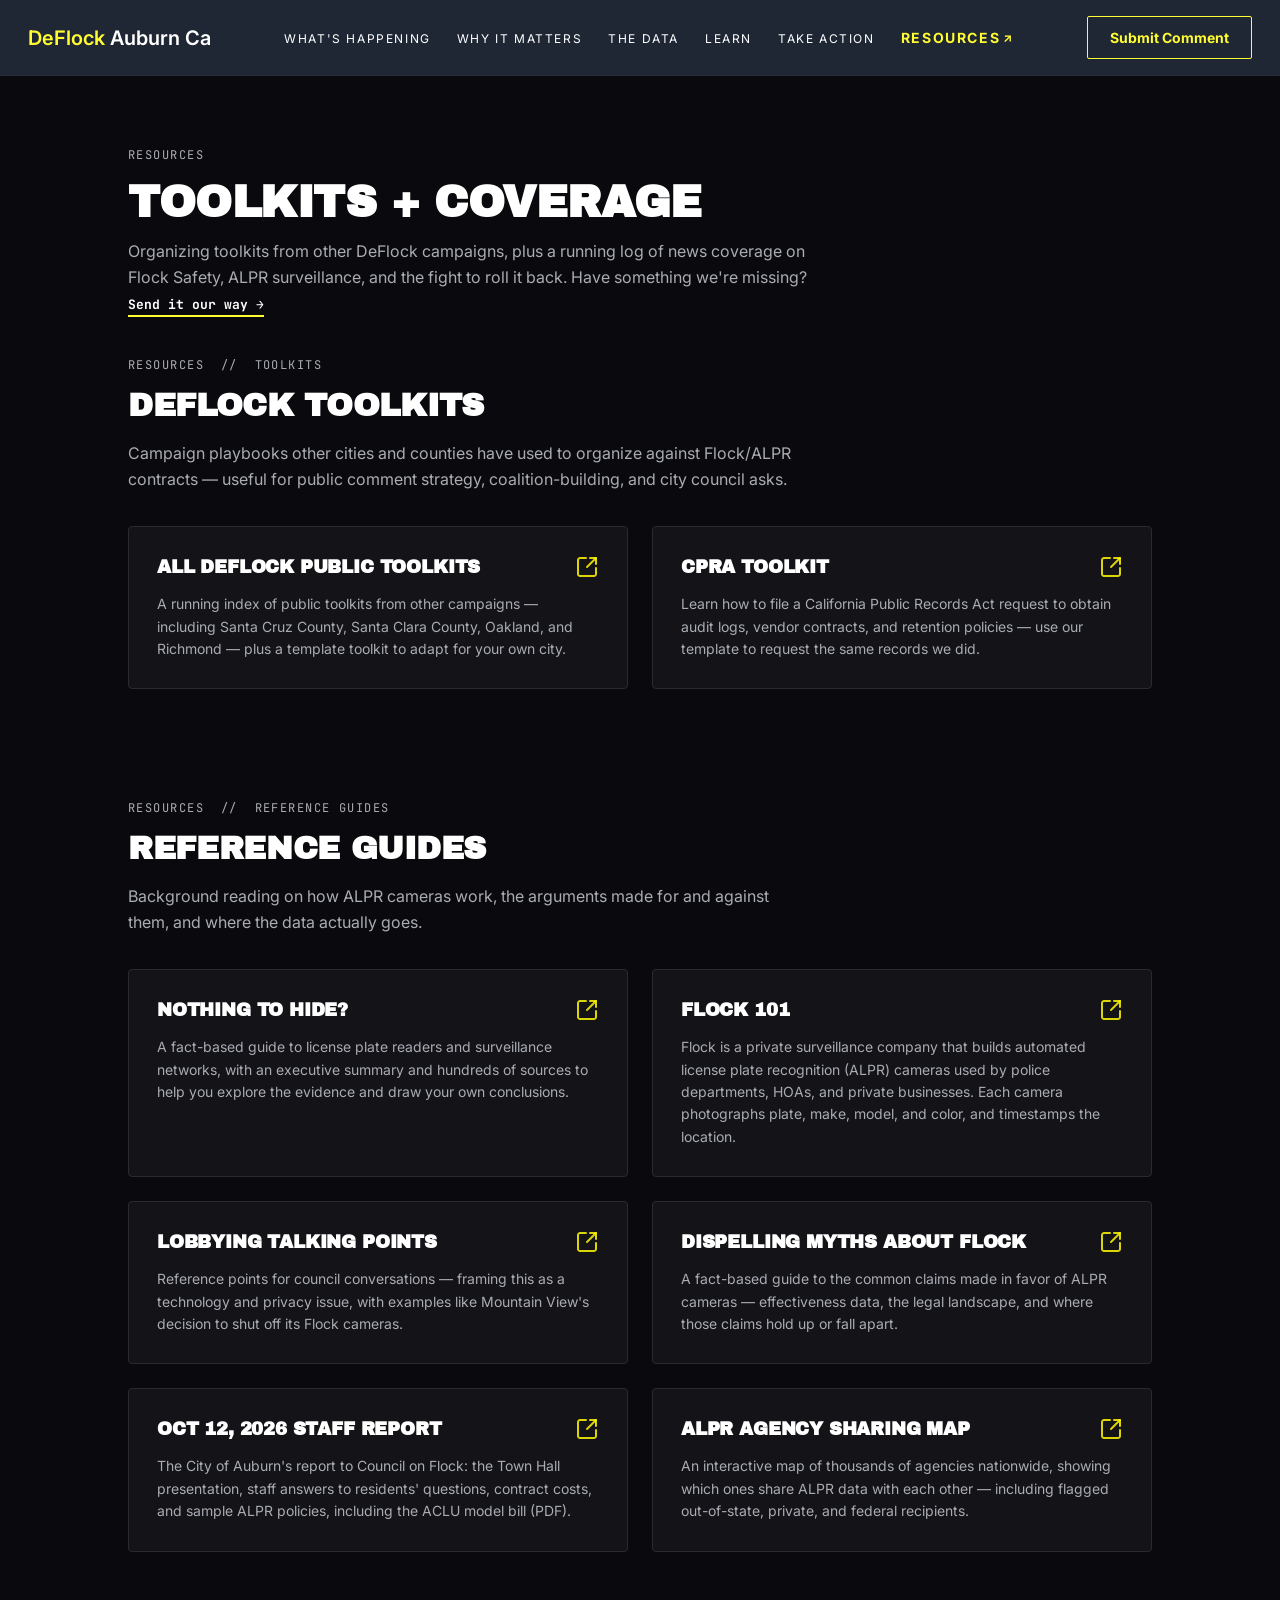
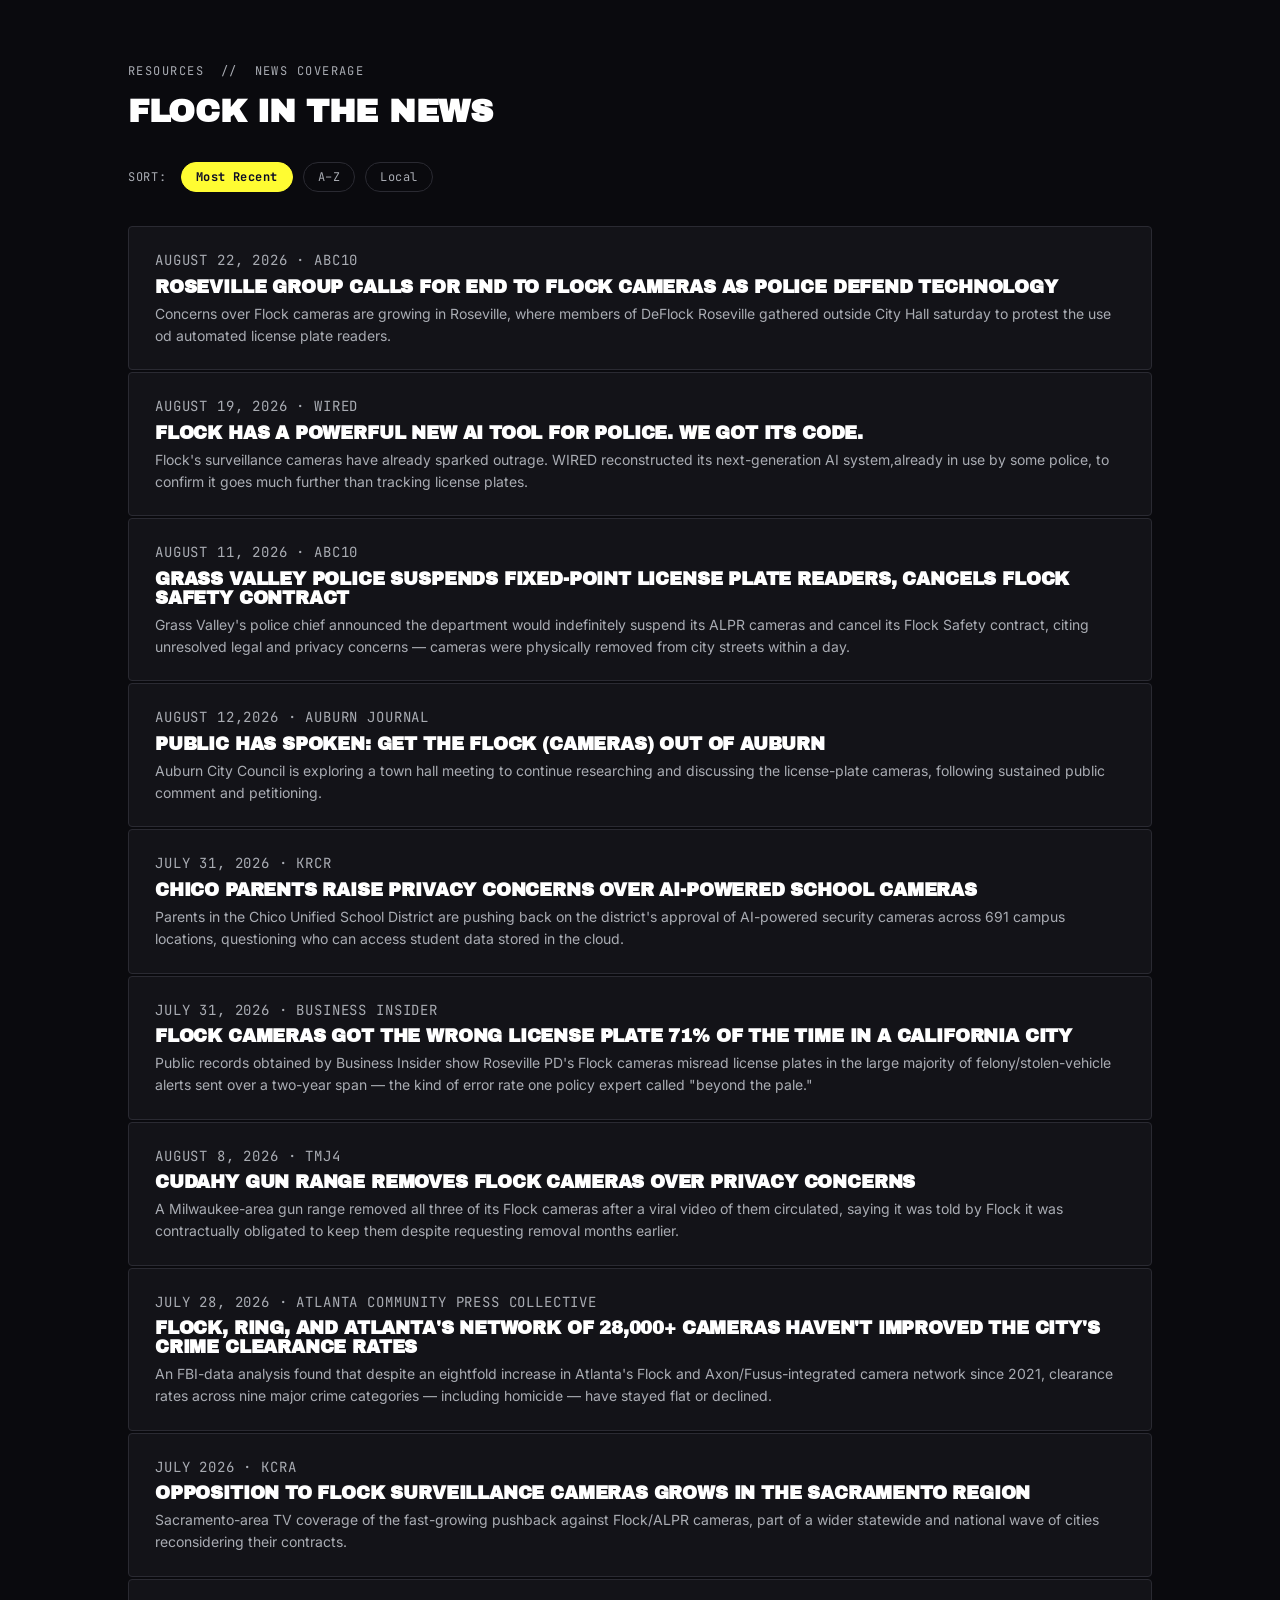
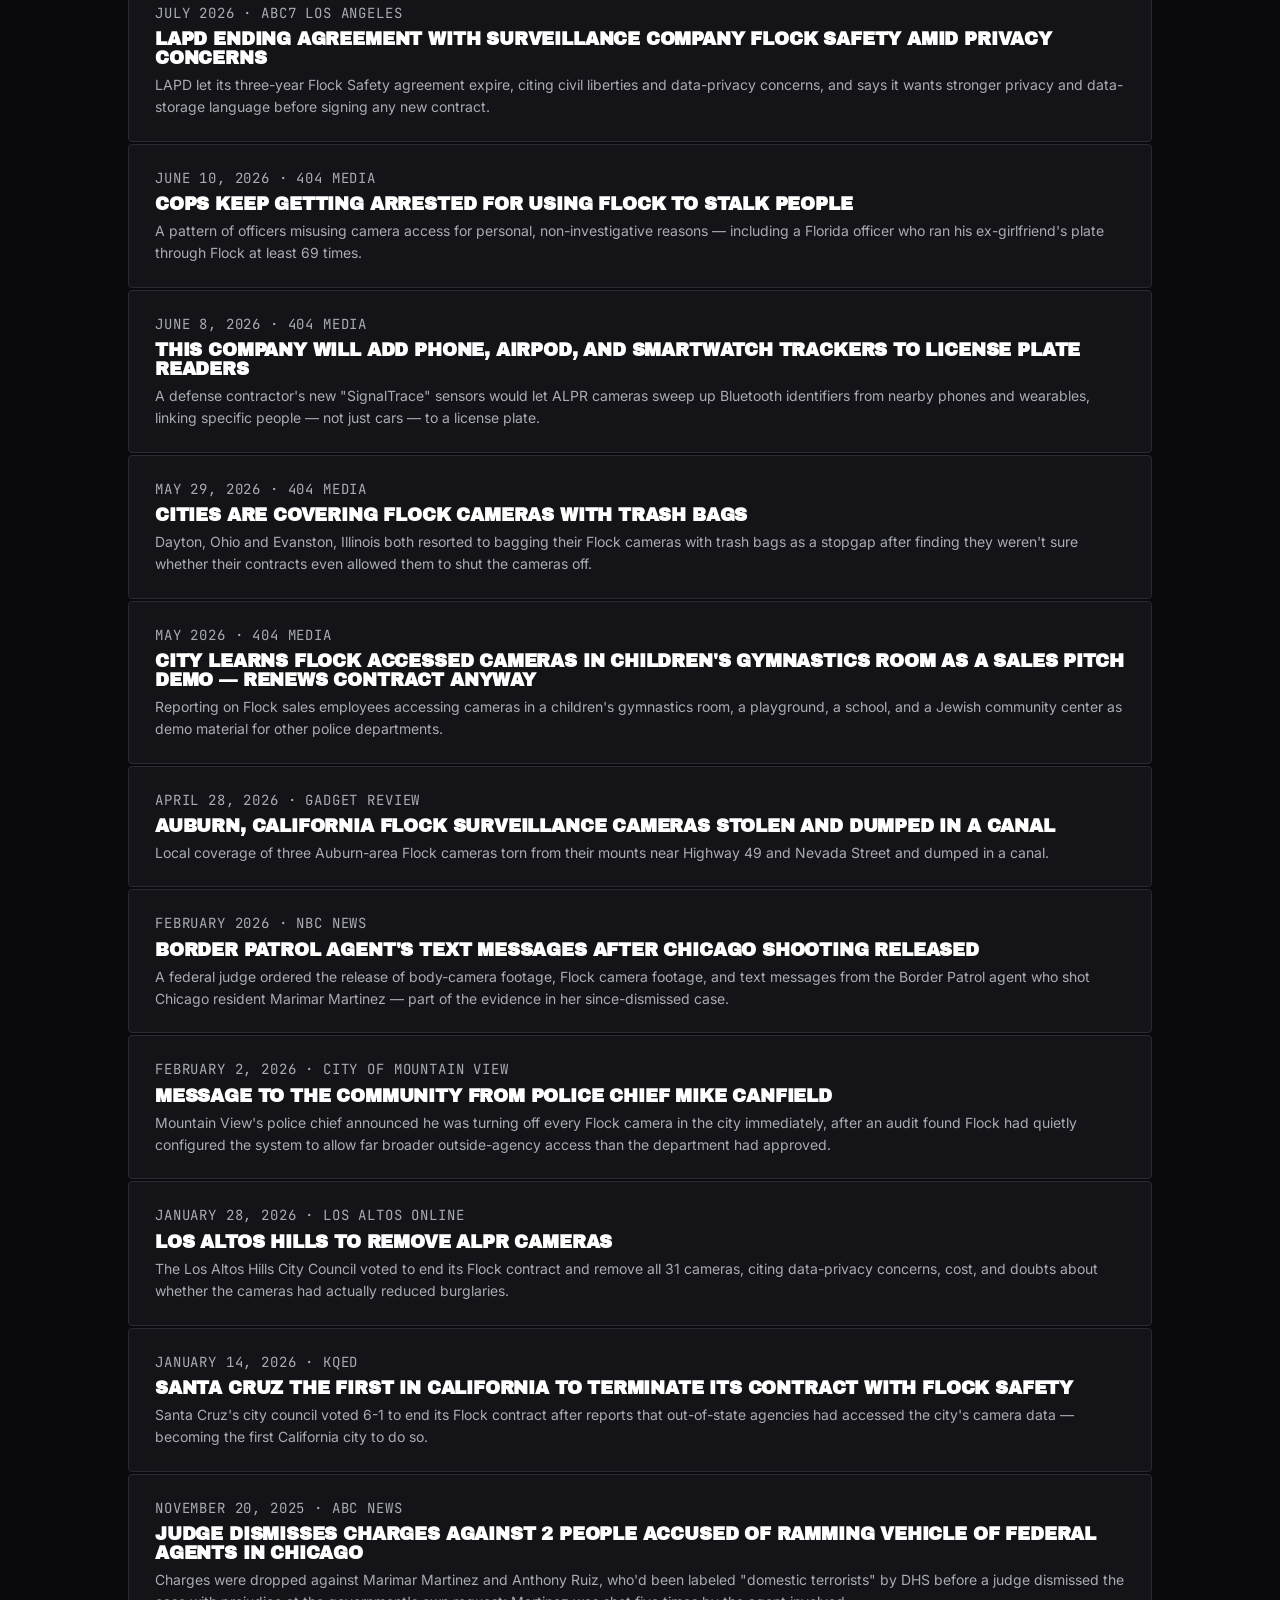
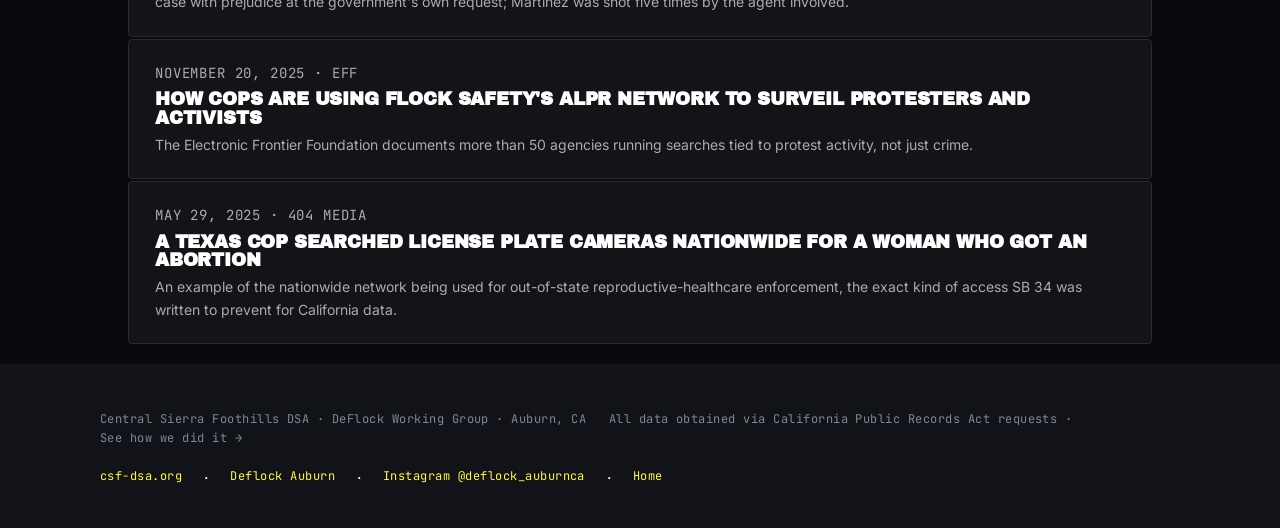
<file: resources.html>
<!DOCTYPE html>
<html lang="en">
<head>
<meta charset="UTF-8">
<meta name="viewport" content="width=device-width, initial-scale=1.0">
<title>Resources — DeFlock Auburn Ca</title>
<meta name="description" content="Toolkits for organizing against Flock/ALPR surveillance, plus a running archive of news coverage — local to Auburn/Placer County and national.">
<link rel="icon" type="image/svg+xml" href="favicon.svg">
<link rel="preconnect" href="https://fonts.googleapis.com">
<link rel="preconnect" href="https://fonts.gstatic.com" crossorigin>
<link href="https://fonts.googleapis.com/css2?family=Archivo+Black&family=Inter:wght@400;500;600;700;900&family=JetBrains+Mono:wght@400;500;700&display=swap" rel="stylesheet">
<link rel="stylesheet" href="style.css">
</head>
<body>

<!-- STICKY NAV -->
<header class="topbar">
  <div class="topbar-inner">
    <a href="index.html" class="brand"><span class="brand-yellow">DeFlock</span> Auburn Ca</a>
    <nav class="topnav" id="site-nav">
      <a href="index.html#whats-happening">What's Happening</a>
      <a href="index.html#why-it-matters">Why It Matters</a>
      <a href="index.html#the-data">The Data</a>
      <a href="index.html#learn">Learn</a>
      <a href="index.html#take-action">Take Action</a>
      <a href="resources.html" class="topnav-page-link active">Resources <span class="nav-arrow" aria-hidden="true">&#8599;</span></a>
    </nav>
    <div class="topbar-actions">
      <a href="index.html#submit-comment" class="btn btn-outline-yellow">Submit Comment</a>
      <button class="nav-toggle" id="nav-toggle" aria-label="Toggle navigation menu" aria-expanded="false" aria-controls="site-nav">
        <span></span><span></span><span></span>
      </button>
    </div>
  </div>
</header>

<!-- PAGE HEADER -->
<section class="page-header">
  <p class="eyebrow">RESOURCES</p>
  <h1>TOOLKITS + COVERAGE</h1>
  <p class="lede">Organizing toolkits from other DeFlock campaigns, plus a running log of news coverage on Flock Safety, ALPR surveillance, and the fight to roll it back. Have something we're missing? <a href="mailto:DeflockAuburnCA@proton.me" class="link-arrow">Send it our way &rarr;</a></p>
</section>

<!-- TOOLKITS -->
<section class="section" style="padding-top: 20px;" id="toolkits">
  <p class="eyebrow">RESOURCES &nbsp;//&nbsp; TOOLKITS</p>
  <h2>DEFLOCK TOOLKITS</h2>
  <p class="lede">Campaign playbooks other cities and counties have used to organize against Flock/ALPR contracts — useful for public comment strategy, coalition-building, and city council asks.</p>

  <div class="learn-grid" style="margin-top: 34px;">
    <a href="https://docs.google.com/document/d/1ba4Vsud2EDi17-O5CgQa_0R5o3Hh6QAXOCzHERwVktU/edit?tab=t.0#heading=h.xmduc0gomyhf" class="learn-card" target="_blank" rel="noopener noreferrer">
      <div class="learn-card-top">
        <h3>ALL DEFLOCK PUBLIC TOOLKITS</h3>
        <img src="icons/square-arrow-out-up-right.svg" alt="" class="learn-icon" aria-hidden="true">
      </div>
      <p>A running index of public toolkits from other campaigns — including Santa Cruz County, Santa Clara County, Oakland, and Richmond — plus a template toolkit to adapt for your own city.</p>
    </a>
    <a href="https://deflocknc.com/cpra.html" class="learn-card" target="_blank" rel="noopener noreferrer">
      <div class="learn-card-top">
        <h3>CPRA TOOLKIT</h3>
        <img src="icons/square-arrow-out-up-right.svg" alt="" class="learn-icon" aria-hidden="true">
      </div>
      <p>Learn how to file a California Public Records Act request to obtain audit logs, vendor contracts, and retention policies — use our template to request the same records we did.</p>
    </a>
  </div>
</section>

<!-- REFERENCE GUIDES -->
<section class="section" id="reference-guides">
  <p class="eyebrow">RESOURCES &nbsp;//&nbsp; REFERENCE GUIDES</p>
  <h2>REFERENCE GUIDES</h2>
  <p class="lede">Background reading on how ALPR cameras work, the arguments made for and against them, and where the data actually goes.</p>

  <div class="learn-grid" style="margin-top: 34px;">
    <a href="https://nothing-to-hide---alpr-guide.web.app/" class="learn-card" target="_blank" rel="noopener noreferrer">
      <div class="learn-card-top">
        <h3>NOTHING TO HIDE?</h3>
        <img src="icons/square-arrow-out-up-right.svg" alt="" class="learn-icon" aria-hidden="true">
      </div>
      <p>A fact-based guide to license plate readers and surveillance networks, with an executive summary and hundreds of sources to help you explore the evidence and draw your own conclusions.</p>
    </a>
    <a href="https://deflocknc.com/flock-101.html" class="learn-card" target="_blank" rel="noopener noreferrer">
      <div class="learn-card-top">
        <h3>FLOCK 101</h3>
        <img src="icons/square-arrow-out-up-right.svg" alt="" class="learn-icon" aria-hidden="true">
      </div>
      <p>Flock is a private surveillance company that builds automated license plate recognition (ALPR) cameras used by police departments, HOAs, and private businesses. Each camera photographs plate, make, model, and color, and timestamps the location.</p>
    </a>
    <a href="https://docs.google.com/document/d/18m84RxwxFlRD5t-_wGC9uUbjOfOPj7m-Kw6R0d8l0PM/edit?tab=t.0" class="learn-card" target="_blank" rel="noopener noreferrer">
      <div class="learn-card-top">
        <h3>LOBBYING TALKING POINTS</h3>
        <img src="icons/square-arrow-out-up-right.svg" alt="" class="learn-icon" aria-hidden="true">
      </div>
      <p>Reference points for council conversations — framing this as a technology and privacy issue, with examples like Mountain View's decision to shut off its Flock cameras.</p>
    </a>
    <a href="https://docs.google.com/document/d/1LL6C35ifPVJr61sia_OAAY_zNtBu7ZIO0Gc2OhFJLdI/edit?usp=sharing" class="learn-card" target="_blank" rel="noopener noreferrer">
      <div class="learn-card-top">
        <h3>DISPELLING MYTHS ABOUT FLOCK</h3>
        <img src="icons/square-arrow-out-up-right.svg" alt="" class="learn-icon" aria-hidden="true">
      </div>
      <p>A fact-based guide to the common claims made in favor of ALPR cameras — effectiveness data, the legal landscape, and where those claims hold up or fall apart.</p>
    </a>
    <a href="docs/2026-10-12-auburn-alpr-staff-report.pdf" class="learn-card" target="_blank" rel="noopener noreferrer">
      <div class="learn-card-top">
        <h3>OCT 12, 2026 STAFF REPORT</h3>
        <img src="icons/square-arrow-out-up-right.svg" alt="" class="learn-icon" aria-hidden="true">
      </div>
      <p>The City of Auburn's report to Council on Flock: the Town Hall presentation, staff answers to residents' questions, contract costs, and sample ALPR policies, including the ACLU model bill (PDF).</p>
    </a>
    <a href="https://none-below.github.io/sm-alpr/sharing_map.html" class="learn-card" target="_blank" rel="noopener noreferrer">
      <div class="learn-card-top">
        <h3>ALPR AGENCY SHARING MAP</h3>
        <img src="icons/square-arrow-out-up-right.svg" alt="" class="learn-icon" aria-hidden="true">
      </div>
      <p>An interactive map of thousands of agencies nationwide, showing which ones share ALPR data with each other — including flagged out-of-state, private, and federal recipients.</p>
    </a>
  </div>
</section>

<!-- NEWS GRID -->
<section class="section" id="news">
  <p class="eyebrow">RESOURCES &nbsp;//&nbsp; NEWS COVERAGE</p>
  <h2>FLOCK IN THE NEWS</h2>
  <!--
    TEMPLATE FOR A NEW ENTRY — copy this block, fill it in, and paste it
    anywhere in the grid (order doesn't matter, sorting is automatic):

    <a class="news-card" data-date="YYYY-MM-DD" href="[ARTICLE URL]" target="_blank" rel="noopener noreferrer">
      <p class="news-meta">[MONTH DAY, YEAR] &middot; [OUTLET NAME]</p>
      <h3>[HEADLINE]</h3>
      <p>[One or two sentence, plain-language summary of the story.]</p>
    </a>

    data-date must be a real, verifiable publish date in YYYY-MM-DD format —
    it drives the "Most recent" sort. If you can't confirm the exact day,
    use the 1st of the month as a placeholder (e.g. "2026-07-01") and note
    that in the summary text.
  -->

  <div class="news-sort" role="group" aria-label="Sort news coverage">
    <span class="news-sort-label">Sort:</span>
    <button type="button" class="news-sort-btn active" data-sort="recent">Most Recent</button>
    <button type="button" class="news-sort-btn" data-sort="alpha">A–Z</button>
    <button type="button" class="news-sort-btn" data-sort="local">Local</button>
  </div>

  <div class="news-grid" id="news-grid">

   <a class="news-card" data-date="2026-08-22" data-local-order="1" href="https://www.abc10.com/article/news/local/roseville/roseville-group-calls-for-end-to-flock-cameras-as-police-defend-technology/103-a42d7afc-15d5-40cc-9bba-27b9a5b5f2c3" target="_blank" rel="noopener noreferrer">
      <p class="news-meta">August 22, 2026 &middot; ABC10</p>
      <h3>Roseville group calls for end to Flock cameras as police defend technology</h3>
      <p>Concerns over Flock cameras are growing in Roseville, where members of DeFlock Roseville gathered outside City Hall saturday to protest the use od automated license plate readers.</p>
    </a>

    <a class="news-card" data-date="2026-08-22" href="https://www.wired.com/story/flock-safety-os-investigate/" target="_blank" rel="noopener noreferrer">
      <p class="news-meta">August 19, 2026 &middot; Wired</p>
      <h3>Flock Has a Powerful New AI Tool for Police. We Got Its Code.</h3>
      <p>Flock's surveillance cameras have already sparked outrage. WIRED reconstructed its next-generation AI system,already in use by some police, to confirm it goes much further than tracking license plates.</p>
    </a>
    
    <a class="news-card" data-date="2026-08-11" data-local-order="3" href="https://www.abc10.com/article/news/local/grass-valley-nevada-city/grass-valley-police-suspends-fixed-point-license-plate-readers-cancels-flock-safety-contract/103-7ab28d89-950f-4edb-89da-4b2f5f158007" target="_blank" rel="noopener noreferrer">
      <p class="news-meta">August 11, 2026 &middot; ABC10</p>
      <h3>Grass Valley police suspends fixed-point license plate readers, cancels Flock Safety contract</h3>
      <p>Grass Valley's police chief announced the department would indefinitely suspend its ALPR cameras and cancel its Flock Safety contract, citing unresolved legal and privacy concerns — cameras were physically removed from city streets within a day.</p>
    </a>

    <a class="news-card" data-date="2026-08-13" data-local-order="2" href="https://goldmountaincanews.com/news/372236/public-has-spoken-get-the-flock-cameras-out-of-auburn/" target="_blank" rel="noopener noreferrer">
      <p class="news-meta">August 12,2026 &middot; Auburn Journal</p>
      <h3>Public has spoken: Get the Flock (cameras) out of Auburn</h3>
      <p>Auburn City Council is exploring a town hall meeting to continue researching and discussing the license-plate cameras, following sustained public comment and petitioning.</p>
    </a>

    <a class="news-card" data-date="2026-07-31" data-local-order="5" href="https://krcrtv.com/news/local/cusd-approval-of-ai-cameras" target="_blank" rel="noopener noreferrer">
      <p class="news-meta">July 31, 2026 &middot; KRCR</p>
      <h3>Chico parents raise privacy concerns over AI-powered school cameras</h3>
      <p>Parents in the Chico Unified School District are pushing back on the district's approval of AI-powered security cameras across 691 campus locations, questioning who can access student data stored in the cloud.</p>
    </a>

    <a class="news-card" data-date="2026-07-31" data-local-order="4" href="https://www.businessinsider.com/flock-camera-misread-license-plate-reader-california-roseville-police-2026-7" target="_blank" rel="noopener noreferrer">
      <p class="news-meta">July 31, 2026 &middot; Business Insider</p>
      <h3>Flock cameras got the wrong license plate 71% of the time in a California city</h3>
      <p>Public records obtained by Business Insider show Roseville PD's Flock cameras misread license plates in the large majority of felony/stolen-vehicle alerts sent over a two-year span — the kind of error rate one policy expert called "beyond the pale."</p>
    </a>

    <a class="news-card" data-date="2026-08-08" href="https://www.tmj4.com/news/local-news/in-your-community/milwaukee-county/cudahy-gun-range-removes-flock-cameras-over-privacy-concerns" target="_blank" rel="noopener noreferrer">
      <p class="news-meta">August 8, 2026 &middot; TMJ4</p>
      <h3>Cudahy gun range removes Flock cameras over privacy concerns</h3>
      <p>A Milwaukee-area gun range removed all three of its Flock cameras after a viral video of them circulated, saying it was told by Flock it was contractually obligated to keep them despite requesting removal months earlier.</p>
    </a>

    <a class="news-card" data-date="2026-07-28" href="https://atlpresscollective.com/2026/07/28/flock-cameras-atlanta-clearance-rates/" target="_blank" rel="noopener noreferrer">
      <p class="news-meta">July 28, 2026 &middot; Atlanta Community Press Collective</p>
      <h3>Flock, Ring, and Atlanta's network of 28,000+ cameras haven't improved the city's crime clearance rates</h3>
      <p>An FBI-data analysis found that despite an eightfold increase in Atlanta's Flock and Axon/Fusus-integrated camera network since 2021, clearance rates across nine major crime categories — including homicide — have stayed flat or declined.</p>
    </a>

    <a class="news-card" data-date="2026-07-01" data-local-order="7"  href="https://www.kcra.com/article/flock-surveillance-cameras-opposition/73305491" target="_blank" rel="noopener noreferrer">
      <p class="news-meta">July 2026 &middot; KCRA</p>
      <h3>Opposition to Flock surveillance cameras grows in the Sacramento region</h3>
      <p>Sacramento-area TV coverage of the fast-growing pushback against Flock/ALPR cameras, part of a wider statewide and national wave of cities reconsidering their contracts. </p>
    </a>

    <a class="news-card" data-date="2026-07-11" href="https://abc7.com/post/lapd-ending-agreement-surveillance-company-flock-safety/19483200/" target="_blank" rel="noopener noreferrer">
      <p class="news-meta">July 2026 &middot; ABC7 Los Angeles</p>
      <h3>LAPD ending agreement with surveillance company Flock Safety amid privacy concerns</h3>
      <p>LAPD let its three-year Flock Safety agreement expire, citing civil liberties and data-privacy concerns, and says it wants stronger privacy and data-storage language before signing any new contract.</p>
    </a>

    <a class="news-card" data-date="2026-06-10" href="https://www.404media.co/cops-keep-getting-arrested-for-using-flock-to-stalk-people" target="_blank" rel="noopener noreferrer">
      <p class="news-meta">June 10, 2026 &middot; 404 Media</p>
      <h3>Cops keep getting arrested for using Flock to stalk people</h3>
      <p>A pattern of officers misusing camera access for personal, non-investigative reasons — including a Florida officer who ran his ex-girlfriend's plate through Flock at least 69 times.</p>
    </a>

    <a class="news-card" data-date="2026-06-08" href="https://www.404media.co/this-company-will-add-phone-airpod-and-smartwatch-trackers-to-license-plate-readers/" target="_blank" rel="noopener noreferrer">
      <p class="news-meta">June 8, 2026 &middot; 404 Media</p>
      <h3>This company will add phone, AirPod, and smartwatch trackers to license plate readers</h3>
      <p>A defense contractor's new "SignalTrace" sensors would let ALPR cameras sweep up Bluetooth identifiers from nearby phones and wearables, linking specific people — not just cars — to a license plate.</p>
    </a>

    <a class="news-card" data-date="2026-05-29" href="https://www.404media.co/cities-are-covering-flock-cameras-with-trash-bags/" target="_blank" rel="noopener noreferrer">
      <p class="news-meta">May 29, 2026 &middot; 404 Media</p>
      <h3>Cities are covering Flock cameras with trash bags</h3>
      <p>Dayton, Ohio and Evanston, Illinois both resorted to bagging their Flock cameras with trash bags as a stopgap after finding they weren't sure whether their contracts even allowed them to shut the cameras off.</p>
    </a>

    <a class="news-card" data-date="2026-05-01" href="https://www.404media.co/city-learns-flock-accessed-cameras-in-childrens-gymnastics-room-as-a-sales-pitch-demo-renews-contract-anyway" target="_blank" rel="noopener noreferrer">
      <p class="news-meta">May 2026 &middot; 404 Media</p>
      <h3>City learns Flock accessed cameras in children's gymnastics room as a sales pitch demo — renews contract anyway</h3>
      <p>Reporting on Flock sales employees accessing cameras in a children's gymnastics room, a playground, a school, and a Jewish community center as demo material for other police departments.</p>
    </a>

    <a class="news-card" data-date="2026-04-28" data-local-order="6" href="https://www.gadgetreview.com/auburn-california-flock-surveillance-cameras-stolen-and-dumped-in-a-canal" target="_blank" rel="noopener noreferrer">
      <p class="news-meta">April 28, 2026 &middot; Gadget Review</p>
      <h3>Auburn, California Flock surveillance cameras stolen and dumped in a canal</h3>
      <p>Local coverage of three Auburn-area Flock cameras torn from their mounts near Highway 49 and Nevada Street and dumped in a canal.</p>
    </a>

    <a class="news-card" data-date="2026-02-11" href="https://www.nbcnews.com/news/us-news/border-patrol-marimar-martinez-shooting-chicago-text-message-release-rcna257765" target="_blank" rel="noopener noreferrer">
      <p class="news-meta">February 2026 &middot; NBC News</p>
      <h3>Border Patrol agent's text messages after Chicago shooting released</h3>
      <p>A federal judge ordered the release of body-camera footage, Flock camera footage, and text messages from the Border Patrol agent who shot Chicago resident Marimar Martinez — part of the evidence in her since-dismissed case. </p>
    </a>

    <a class="news-card" data-date="2026-02-02" href="https://www.mountainview.gov/Home/Components/News/News/1205/284" target="_blank" rel="noopener noreferrer">
      <p class="news-meta">February 2, 2026 &middot; City of Mountain View</p>
      <h3>Message to the Community from Police Chief Mike Canfield</h3>
      <p>Mountain View's police chief announced he was turning off every Flock camera in the city immediately, after an audit found Flock had quietly configured the system to allow far broader outside-agency access than the department had approved.</p>
    </a>

    <a class="news-card" data-date="2026-01-28" href="https://www.losaltosonline.com/news/los-altos-hills-to-remove-alpr-cameras/article_59f90aa8-14c1-4309-9f7f-12d16c649d9e.html" target="_blank" rel="noopener noreferrer">
      <p class="news-meta">January 28, 2026 &middot; Los Altos Online</p>
      <h3>Los Altos Hills to remove ALPR cameras</h3>
      <p>The Los Altos Hills City Council voted to end its Flock contract and remove all 31 cameras, citing data-privacy concerns, cost, and doubts about whether the cameras had actually reduced burglaries.</p>
    </a>

    <a class="news-card" data-date="2026-01-14" href="https://www.kqed.org/news/12069705/santa-cruz-the-first-in-california-to-terminate-its-contract-with-flock-safety" target="_blank" rel="noopener noreferrer">
      <p class="news-meta">January 14, 2026 &middot; KQED</p>
      <h3>Santa Cruz the first in California to terminate its contract with Flock Safety</h3>
      <p>Santa Cruz's city council voted 6-1 to end its Flock contract after reports that out-of-state agencies had accessed the city's camera data — becoming the first California city to do so.</p>
    </a>

    <a class="news-card" data-date="2025-11-20" href="https://abcnews.com/US/doj-drops-charges-2-people-accused-ramming-vehicles/story?id=127714651" target="_blank" rel="noopener noreferrer">
      <p class="news-meta">November 20, 2025 &middot; ABC News</p>
      <h3>Judge dismisses charges against 2 people accused of ramming vehicle of federal agents in Chicago</h3>
      <p>Charges were dropped against Marimar Martinez and Anthony Ruiz, who'd been labeled "domestic terrorists" by DHS before a judge dismissed the case with prejudice at the government's own request; Martinez was shot five times by the agent involved.</p>
    </a>

    <a class="news-card" data-date="2025-11-20" href="https://www.eff.org/deeplinks/2025/11/how-cops-are-using-flock-safetys-alpr-network-surveil-protesters-and-activists" target="_blank" rel="noopener noreferrer">
      <p class="news-meta">November 20, 2025 &middot; EFF</p>
      <h3>How cops are using Flock Safety's ALPR network to surveil protesters and activists</h3>
      <p>The Electronic Frontier Foundation documents more than 50 agencies running searches tied to protest activity, not just crime.</p>
    </a>

    <a class="news-card" data-date="2025-05-29" href="https://www.404media.co/a-texas-cop-searched-license-plate-cameras-nationwide-for-a-woman-who-got-an-abortion" target="_blank" rel="noopener noreferrer">
      <p class="news-meta">May 29, 2025 &middot; 404 Media</p>
      <h3>A Texas cop searched license plate cameras nationwide for a woman who got an abortion</h3>
      <p>An example of the nationwide network being used for out-of-state reproductive-healthcare enforcement, the exact kind of access SB 34 was written to prevent for California data.</p>
    </a>

  </div>
</section>

<!-- FOOTER -->
<footer class="site-footer">
  <div class="footer-inner">
    <p class="footer-copy">Central Sierra Foothills DSA · DeFlock Working Group · Auburn, CA&nbsp;&nbsp; All data obtained via California Public Records Act requests ·<br> <a href="https://deflocknc.com/cpra.html">See how we did it &rarr;</a></p>
    <div class="footer-links">
      <a href="https://csf-dsa.org/">csf-dsa.org</a> · <a href="mailto:DeflockAuburnCA@proton.me">Deflock Auburn</a> · 
      <a href="https://www.instagram.com/deflock_auburnca/">Instagram @deflock_auburnca</a> · 
      <a href="index.html">Home</a>
    </div>
  </div>
</footer>

<script src="script.js"></script>
  <!-- Default Statcounter code for deflock auburn http://www.deflockauburnca.com
-->
<script type="text/javascript">
var sc_project=13338303; 
var sc_invisible=1; 
var sc_security="75b6b3c3"; 
</script>
<script type="text/javascript"
src="https://www.statcounter.com/counter/counter.js" async></script>
<noscript><div class="statcounter"><a title="Web Analytics"
href="https://statcounter.com/" target="_blank"><img class="statcounter"
src="https://c.statcounter.com/13338303/0/75b6b3c3/1/" alt="Web Analytics"
referrerPolicy="no-referrer-when-downgrade"></a></div></noscript>
<!-- End of Statcounter Code -->
</body>
</html>
</file>
<file: style.css>
:root {
  --black: #0A0A0E;
  --card-black: #131318;
  --card-black-2: #1A1A21;
  --yellow: #FFFC32;
  --yellow-circle: rgba(255, 252, 50, 0.85);
  --purple: #4B2FEB;
  --violet: #480BFE;
  --white: #FFFFFF;
  --gray-text: #A9ACB3;
  --light-bg: #F5F4EF;
  --line-dark: #2A2A32;
  --font-display: 'Archivo Black', 'Arial Black', sans-serif;
  --font-body: 'Inter', 'Helvetica Neue', Arial, sans-serif;
  --font-mono: 'JetBrains Mono', 'SFMono-Regular', Consolas, monospace;
}

* { box-sizing: border-box; }
html { scroll-behavior: smooth; }
body {
  margin: 0;
  font-family: var(--font-body);
  background: var(--black);
  color: var(--white);
  -webkit-font-smoothing: antialiased;
}
h1, h2, h3 { margin: 0; font-family: var(--font-display); text-transform: uppercase; line-height: 1.05; letter-spacing: -0.01em; }
p { margin: 0; line-height: 1.6; }
a { color: inherit; text-decoration: none; }
ul, ol { margin: 0; padding: 0; list-style: none; }
button { font-family: inherit; cursor: pointer; border: none; }

.eyebrow {
  font-family: var(--font-mono);
  font-size: 12px;
  letter-spacing: .12em;
  color: var(--gray-text);
  margin-bottom: 14px;
}
.eyebrow.light { color: #C9C6FF; }
.whitebg {background: var(--white)}
.section.whitebg { padding-bottom: 40px; max-width: none; }

.light-h { color: var(--white); }
.yellow-h { color: var(--black); background: var(--yellow); display: inline-block; padding: 2px 10px; }

.btn {
  display: inline-block;
  padding: 14px 26px;
  font-family: var(--font-mono);
  font-size: 13px;
  font-weight: 700;
  letter-spacing: .04em;
  text-transform: uppercase;
  border-radius: 2px;
  transition: transform .15s ease, background .15s ease;
}
.btn:hover { transform: translateY(-1px); }
.btn-yellow { background: var(--yellow); color: var(--black); }
.btn-yellow:hover { background: #E8E200; }
.btn-outline-yellow {
  background: transparent;
  border: 1px solid var(--yellow);
  color: var(--yellow);
  font-family: var(--font-body);
  font-weight: 700;
  font-size: 14px;
  text-transform: none;
  letter-spacing: normal;
  padding: 12px 22px;
}
.btn-outline-yellow:hover { background: rgba(255,247,4,.08); }
.btn-dark { background: var(--black); color: var(--yellow); }
.btn-dark-on-purple { background: var(--white); color: var(--black); }
.btn-sm { padding: 9px 18px; font-size: 12px; }
.btn-lg { padding: 17px 32px; font-size: 14px; }
.btn-hero {
  font-family: var(--font-body);
  font-weight: 900;
  font-size: 14px;
  text-transform: none;
  letter-spacing: normal;
  padding: 17px 32px;
}

.link-arrow {
  font-family: var(--font-mono);
  font-size: 13px;
  font-weight: 700;
  color: var(--white);
  border-bottom: 2px solid var(--yellow);
  padding-bottom: 2px;
}
.link-arrow.light { color: var(--white); }
.link-secondary {
  font-family: var(--font-body);
  font-weight: 400;
  font-size: 14px;
  color: var(--white);
}

/* ============ NAV ============ */
.topbar {
  position: sticky;
  top: 0;
  z-index: 100;
  background: #1F2734;
  backdrop-filter: blur(8px);
  border-bottom: 1px solid var(--line-dark);
}
.topbar-inner {
  max-width: 1280px;
  margin: 0 auto;
  padding: 16px 28px;
  display: flex;
  align-items: center;
  justify-content: space-between;
  gap: 24px;
}
.brand {
  font-family: var(--font-body);
  font-weight: 600;
  font-size: 20px;
  text-transform: none;
  color: var(--white);
}
.brand-yellow { color: var(--yellow); }
.topbar-actions { display: flex; align-items: center; gap: 16px; }
.topnav { display: flex; gap: 26px; align-items: flex-end; }
.topnav a {
  color: var(--white);
  font-family: var(--font-body);
  font-size: 12px;
  font-style: normal;
  font-weight: 400;
  line-height: normal;
  letter-spacing: 1.6px;
  text-transform: uppercase;
}
.topnav a:hover { color: var(--yellow); }
.topnav a.active { color: var(--yellow); }
.topnav a.topnav-page-link {
  font-size: 14px;
  font-weight: 700;
  display: inline-flex;
  align-items: center;
  gap: 3px;
}
.nav-arrow { font-size: 12px; }

.nav-toggle {
  display: none;
  flex-direction: column;
  justify-content: center;
  align-items: center;
  gap: 5px;
  width: 30px;
  height: 30px;
  background: transparent;
}
.nav-toggle span {
  display: block;
  width: 100%;
  height: 2px;
  background: var(--white);
  border-radius: 2px;
  transition: transform .2s ease, opacity .2s ease;
}
.nav-toggle[aria-expanded="true"] span:nth-child(1) { transform: translateY(7px) rotate(45deg); }
.nav-toggle[aria-expanded="true"] span:nth-child(2) { opacity: 0; }
.nav-toggle[aria-expanded="true"] span:nth-child(3) { transform: translateY(-7px) rotate(-45deg); }

/* ============ HERO ============ */
.hero {
  position: relative;
  padding: 90px 0 130px;
  background: #0C0B26;
  overflow: hidden;
}
.hero-inner { position: relative; z-index: 1; max-width: 1080px; margin: 0 auto; padding: 0 28px; }
.hero-eyebrow {
  font-family: var(--font-body);
  font-weight: 700;
  font-size: 19px;
  color: var(--white);
  margin-bottom: 22px;
}
.hero h1 {
  font-family: var(--font-body);
  font-size: 72px;
  font-style: normal;
  font-weight: 900;
  line-height: 115%;
  text-transform: none;
  color: var(--white);
  margin-bottom: 26px;
  max-width: 780px;
}
.hero h1 .hl { color: var(--yellow); }
.hero-sub { font-family: var(--font-body); font-weight: 400; font-size: 18px; color: #D7D9E0; max-width: 680px; margin-bottom: 34px; line-height: 1.55; }
.hero-actions { display: flex; align-items: center; gap: 26px; flex-wrap: wrap; }

/* Container styling for the trigger text */
.law-tooltip-container {
  position: relative;
  display: inline-block;
  color: #ffffff; /* color */
  font-weight: 600;
  cursor: help;
  border-bottom: 2px dotted #ffffff;
}

/* Tooltip bubble styling */
.law-tooltip-container .law-tooltip-text {
  visibility: hidden;
  position: absolute;
  z-index: 50;
  
  /* Positions the tooltip directly above the text */
  bottom: 140%; 
  left: 50%;
  transform: translateX(-50%) translateY(8px);
  
  /* Modern styling */
  background: rgba(15, 23, 42, 0.95);
  color: #ffffff;
  padding: 10px 14px;
  border-radius: 6px;
  font-size: 0.85rem;
  font-weight: 400;
  box-shadow: 0 4px 6px -1px rgba(0, 0, 0, 0.1), 0 2px 4px -1px rgba(0, 0, 0, 0.06);
  
  /* --- FIXES FOR LONG TEXT AND OFF-SCREEN CLIPPING --- */
  width: 250px;           /* Sets a clean, standard width for the bubble */
  max-width: 85vw;        /* Prevents the bubble from wider than 85% of mobile screens */
  white-space: normal;    /* ALLOWS the text to naturally wrap to multiple lines */
  text-align: center;     /* Keeps multi-line text looking neat and balanced */
  /* -------------------------------------------------- */

  /* Smooth animation transition */
  opacity: 0;
  transition: opacity 0.2s ease-out, transform 0.2s ease-out;
}

/* The pointing arrow beneath the bubble */
.law-tooltip-container .law-tooltip-text::after {
  content: "";
  position: absolute;
  top: 100%;
  left: 50%;
  transform: translateX(-50%);
  border-width: 5px;
  border-style: solid;
  border-color: rgba(15, 23, 42, 0.95) transparent transparent transparent;
}

/* Hover state: Fades in and slides up seamlessly */
.law-tooltip-container:hover .law-tooltip-text, .law-tooltip-container.active .law-tooltip-text {
  visibility: visible;
  opacity: 1;
  transform: translateX(-50%) translateY(0);
}

/* Marquee band: light strip directly below the hero. The dark diagonal
   overlay (::before) and the tilted scrolling text (.marquee-wrap) must
   stay visually parallel at every viewport width. A fixed-pixel height on
   the diagonal would make its angle drift as the container gets wider or
   narrower, while the text's rotate() stays fixed — so the two would only
   line up at one screen width. Instead the diagonal's height is set in vw,
   so height stays a constant proportion of width and its angle holds
   steady at roughly the same -2.4deg as the text, at any screen size. */
.marquee-band {
  background: var(--light-bg);
  position: relative;
  z-index: 2;
  padding: clamp(48px, 6vw, 75px) 0 18px;
  overflow: hidden;
}
.marquee-band::before {
  --diag-h: clamp(90px, 13vw, 190px);
  content: "";
  position: absolute;
  top: calc(-0.53 * var(--diag-h));
  left: 0;
  width: 100%;
  height: var(--diag-h);
  background: #0C0B26;
  clip-path: polygon(0 0, 100% 0, 100% 68%, 0 100%);
  z-index: 0;
}
.marquee-wrap {
  position: relative;
  z-index: 1;
  transform: rotate(-2.4deg);
  overflow: hidden;
  width: 120%;
  margin-left: -10%;
}
.marquee-track {
  display: flex;
  width: max-content;
  animation: marquee-scroll 32s linear infinite;
}
.marquee-item {
  display: flex;
  align-items: center;
  gap: 18px;
  padding-right: 4ch;
  white-space: nowrap;
}
.marquee-chip {
  background: var(--purple);
  color: var(--white);
  font-family: var(--font-mono);
  font-weight: 700;
  font-size: 13px;
  letter-spacing: .08em;
  padding: 8px 8px;
  border-radius: 2px;
}
.marquee-text {
  font-family: var(--font-mono);
  font-weight: 700;
  font-size: 13px;
  letter-spacing: .08em;
  color: var(--gray-text);
}
@keyframes marquee-scroll {
  from { transform: translateX(0); }
  to { transform: translateX(-50%); }
}
@media (prefers-reduced-motion: reduce) {
  .marquee-track { animation: none; }
}

/* ============ SECTIONS (base) ============ */
.section {
  max-width: 1080px;
  margin: 0 auto;
  padding: 90px 28px 20px;
}
.section h2 { font-size: 32px; margin-bottom: 18px; color: var(--white); }
.lede { font-size: 16px; color: var(--gray-text); max-width: 680px; }
.lede.dark-text { color: #4A4A50; }
.citation {
  font-family: var(--font-mono);
  font-size: 11px;
  letter-spacing: .06em;
  color: #6A6D75;
  margin-top: 12px;
}

/* ============ STATS BAR ============ */
.stats-section {
  max-width: none;
  background: var(--light-bg);
  color: var(--black);
  padding: 70px 28px 60px;
}
.stats-section > * { max-width: 1080px; margin-left: auto; margin-right: auto; }
.stats-section .eyebrow { color: #6A6D75; }
.tag-pill {
  display: inline-block;
  background: rgba(75, 47, 235, .1);
  border: 1px solid var(--purple);
  color: var(--purple);
  font-family: var(--font-mono);
  font-size: 11px;
  letter-spacing: .06em;
  padding: 7px 14px;
  border-radius: 20px;
  margin-bottom: 30px;
}
.stats-bar {
  display: grid;
  grid-template-columns: repeat(4, 1fr);
  gap: 2px;
  background: var(--line-dark);
  margin-top: 10px;
}
.stats-bar.dark { margin-top: 30px; }
.stat-box {
  background: var(--card-black);
  padding: 30px 24px;
}
.stat-num {
  display: block;
  font-family: var(--font-mono);
  font-size: 40px;
  font-weight: 700;
  color: var(--yellow);
  margin-bottom: 10px;
}
.stat-label { font-size: 12px; color: var(--gray-text); line-height: 1.5; }

/* ============ WHITE FULL-BLEED SECTIONS ============ */
.section-white {
  max-width: none;
  background: var(--white);
  color: var(--black);
}
.section-white > * { max-width: 1080px; margin-left: auto; margin-right: auto; }
.section-white h2 { color: var(--violet); }
.section-white .eyebrow { color: #6A6D75; }
.eyebrow-dim { color: #B8BAC0; }
.section-white .lede { color: #4A4A50; }

/* ============ WHERE + WHAT TO LOOK FOR ============ */
.where-grid {
  display: grid;
  grid-template-columns: 1.5fr 1fr;
  gap: 0;
  margin-top: 34px;
  align-items: start;
}
.map-embed {
  border-radius: 16px;
  overflow: hidden;
  margin-right: -60px;
  position: relative;
  z-index: 3;
}
.map-embed iframe { display: block; }
.where-side {
  display: flex;
  flex-direction: column;
  align-items: flex-end;
  z-index: 2;
}

.yellow-circle {
  background: var(--yellow-circle);
  color: var(--black);
  border-radius: 50%;
  aspect-ratio: 1;
  width: 240px;
  height: 240px;
  display: flex;
  align-items: center;
  justify-content: center;
  padding: 30px;
  text-align: center;
  transform: translateX(90px) rotate(-6deg);
  opacity: 0;
  transition: transform .7s cubic-bezier(.16,.8,.3,1), opacity .7s ease;
  position: relative;
  z-index: 4;
  margin-right: 10px;
  flex-shrink: 0;
}
.yellow-circle.in-view { transform: translateX(0) rotate(-6deg); opacity: 1; }
.yellow-circle p { font-size: 13px; font-weight: 600; line-height: 1.4; }
.yellow-circle strong { display: block; margin-top: 6px; }
.small-circle { width: 170px; height: 170px; padding: 20px; margin-right: 0; flex-shrink: 0; transform: translateX(90px); }
.small-circle.in-view { transform: translateX(0); }

/* Camera photo: a direct child of the full-bleed white section (not the
   narrow grid column), so the breakout math below resolves against the
   section's own full-viewport width instead of a ~400px column — that
   mismatch was what pushed the image off-screen before. */
.camera-photo-wrap {
  position: sticky;
  top: 120px;
  z-index: 1;
  max-width: none;
  width: 100vw;
  margin-left: calc(-50vw + 50%);
  margin-right: 0;
  margin-top: -100px;
  display: flex;
  justify-content: flex-end;
  padding-right: 0px;
  pointer-events: none;
}
.camera-photo { display: block; width: 600px; max-width: 90vw; height: auto; pointer-events: auto; }

.where-circle-wrap {
  position: relative;
  display: inline-block;
}

/* ============ SEEN IN AUBURN ============ */
.seen-btn {
  display: inline-flex;
  align-items: center;
  gap: 8px;
  position: absolute;
  left: 30px;
  bottom: -10px;
  z-index: 5;
  background: var(--black);
  color: var(--white);
  border: none;
  border-radius: 2px;
  padding: 12px 20px;
  font-family: var(--font-mono);
  font-size: 12px;
  font-weight: 700;
  letter-spacing: .04em;
  text-transform: uppercase;
  cursor: pointer;
  white-space: nowrap;
  box-shadow: 0 4px 14px rgba(0,0,0,.25);
  transition: background .15s ease, transform .15s ease;
}
.seen-btn:hover { background: #26262f; transform: translateY(-1px); }
.seen-btn-icon {
  display: inline-flex;
  align-items: center;
  justify-content: center;
  width: 20px;
  height: 20px;
  border-radius: 50%;
  background: var(--yellow);
  color: var(--black);
  flex-shrink: 0;
}

.modal-overlay {
  position: fixed;
  inset: 0;
  background: rgba(10, 10, 14, 0.82);
  z-index: 100;
  display: flex;
  align-items: center;
  justify-content: center;
  padding: 24px;
}
.modal-overlay[hidden] { display: none; }
.modal-box {
  background: var(--black);
  border: 1px solid var(--line-dark);
  border-radius: 8px;
  width: 100%;
  max-width: 820px;
  max-height: 86vh;
  display: flex;
  flex-direction: column;
  overflow: hidden;
}
.modal-header {
  display: flex;
  align-items: center;
  justify-content: space-between;
  padding: 20px 24px;
  border-bottom: 1px solid var(--line-dark);
  flex-shrink: 0;
}
.modal-header h3 {
  font-family: var(--font-display);
  font-size: 22px;
  color: var(--white);
  margin: 0;
}
.modal-close {
  background: transparent;
  border: none;
  color: var(--gray-text);
  font-size: 28px;
  line-height: 1;
  cursor: pointer;
  padding: 4px 8px;
  transition: color .15s ease;
}
.modal-close:hover { color: var(--yellow); }
.modal-body { padding: 24px; overflow-y: auto; }
.modal-intro { font-size: 14px; color: var(--gray-text); margin-bottom: 20px; }
.modal-intro a { color: #D9D68A; text-decoration: underline; }
.modal-intro a:hover { color: var(--yellow); }

.cta-banner p a,
.script-section .script-text a,
.calendar-section .calendar-text .citation a,
.email-section .lede a {
  text-decoration: underline;
  text-decoration-thickness: 2px;
  text-underline-offset: 3px;
  transition: color .15s ease, text-decoration-color .15s ease, opacity .15s ease;
}

.cta-banner p a {
  color: var(--white);
  text-decoration-color: var(--white);
}
.cta-banner p a:hover {
  color: var(--white);
  text-decoration-color: var(--white);
  opacity: 0.85;
}

.script-section .script-text a,
.calendar-section .calendar-text .citation a,
.email-section .lede a {
  color: var(--yellow);
  text-decoration-color: var(--yellow);
}
.script-section .script-text a:hover,
.calendar-section .calendar-text .citation a:hover,
.email-section .lede a:hover {
  color: #FFF9A8;
  text-decoration-color: #FFF9A8;
}

/* Carousel: one slide at a time. .seen-track-wrap clips to the visible
   slide; .seen-track holds all slides in a row and is translated by
   -100% * index. Nav buttons are flex siblings of the track wrapper
   (not absolutely positioned over it), so they stay vertically centered
   regardless of how tall the image + caption end up being — no magic
   pixel offsets to keep in sync at different breakpoints. */
.seen-carousel {
  display: flex;
  align-items: center;
  gap: 14px;
}
.seen-track-wrap {
  flex: 1;
  min-width: 0;
  overflow: hidden;
  border-radius: 8px;
}
.seen-track {
  display: flex;
  transition: transform .35s cubic-bezier(.16,.8,.3,1);
}
.seen-slide {
  flex: 0 0 100%;
  width: 100%;
  box-sizing: border-box;
  margin: 0;
}
.seen-slide-media {
  width: 100%;
  border-radius: 8px;
  overflow: hidden;
  background: var(--card-black);
}
.seen-slide-media img {
  width: 100%;
  height: 420px;
  object-fit: cover;
  display: block;
}
.seen-slide figcaption { margin-top: 16px; }
.seen-slide figcaption h4 {
  font-family: var(--font-body);
  font-size: 17px;
  color: var(--white);
  margin-bottom: 6px;
}
.seen-slide figcaption p { font-size: 13px; color: var(--gray-text); }

.carousel-nav {
  flex-shrink: 0;
  display: flex;
  align-items: center;
  justify-content: center;
  width: 40px;
  height: 40px;
  border-radius: 50%;
  background: var(--card-black);
  border: 1px solid var(--line-dark);
  color: var(--white);
  cursor: pointer;
  transition: background .15s ease, color .15s ease, border-color .15s ease;
}
.carousel-nav:hover { background: var(--yellow); border-color: var(--yellow); color: var(--black); }

.carousel-dots {
  display: flex;
  justify-content: center;
  gap: 8px;
  margin-top: 18px;
}
.carousel-dot {
  width: 8px;
  height: 8px;
  border-radius: 50%;
  background: var(--line-dark);
  border: none;
  padding: 0;
  cursor: pointer;
  transition: background .15s ease, transform .15s ease;
}
.carousel-dot.active { background: var(--yellow); transform: scale(1.2); }

@media (max-width: 640px) {
  .modal-overlay { padding: 0; }
  .modal-box { max-width: 100%; max-height: 100%; height: 100%; border-radius: 0; }
  .seen-slide-media { min-width: 0; }
  .seen-slide-media img { height: 260px; }
  .carousel-nav { width: 34px; height: 34px; }
}

/* ============ THE DATA SECTION ============ */
#the-data {
  max-width: none;
  background: var(--white);
  color: var(--black);
  padding: 90px 28px;
}
#the-data > * {
  max-width: 1080px;
  margin-left: 0;
  margin-right: auto;
}
#the-data .eyebrow {
  color: #6A6D75;
}
#the-data h2 {
  color: var(--purple);
  text-align: left;
}
#the-data > .lede {
  background: rgba(75, 47, 235, 0.08);
  max-width: 860px;
  color: var(--black);
  border-left: 4px solid var(--purple);
  padding: 20px;
  margin-left: 0;
  margin-right: 0;
}
#the-data .stats-bar {
  margin-left: 0;
  margin-right: 0;
}
#the-data .concern-list {
  max-width: 720px;
  margin-left: 0;
  margin-right: 0;
}

/* ============ AUDIT SECTION ============ */
.audit-section {
  padding-top: 30px; padding-bottom: 80px;
}
.audit-heading {
  font-family: var(--font-body);
  font-weight: 600;
  font-size: 30px;
  text-transform: none;
  color: var(--black);
  text-align: left;
  max-width: 760px;
  margin-bottom: 0;
}
.audit-row {
  display: flex;
  align-items: center;
  justify-content: flex-start;
  gap: 32px;
  margin: 40px 0 30px;
  flex-wrap: nowrap;
}
.big-number {
  font-family: var(--font-body);
  font-weight: 900;
  font-size: clamp(48px, 11vw, 140px);
  color: var(--violet);
  line-height: 1;
  text-align: left;
  flex: 1 1 auto;
  min-width: 0;
}
.audit-caption { font-size: 15px; color: #4A4A50; max-width: 720px; }
.audit-caption strong { color: var(--black); display: block; margin-top: 12px; font-family: var(--font-mono); font-size: 14px; }

/* ============ CONCERNS ============ */
.concerns-section { background: #1F2734; max-width: none; padding: 90px 28px; }
.concerns-section > *:not(.concerns-grid) { max-width: 1080px; margin-left: auto; margin-right: auto; }
.concerns-section .eyebrow.light { color: var(--white); }
.concerns-grid {
  max-width: 1080px;
  margin: 36px auto 0;
  display: grid;
  grid-template-columns: 1fr 1fr;
  gap: 2px;
  background: var(--line-dark);
}
.concern-card {
  background: var(--card-black-2);
  padding: 34px;
  border-left: 3px solid var(--yellow);
}
.concern-icon { width: 32px; height: 32px; display: block; margin-bottom: 14px; }
.concern-card h3 {
  font-family: var(--font-body);
  font-weight: 900;
  font-size: 50px;
  line-height: 1.05;
  text-transform: uppercase;
  color: var(--yellow);
  margin-bottom: 14px;
}
.concern-card p { font-size: 14px; color: var(--gray-text); }
.concern-list { margin-top: 14px; display: flex; flex-direction: column; gap: 8px; }
ul.concern-list { max-width: 720px; }
.concern-list li { font-size: 14px; color: var(--gray-text); padding-left: 16px; position: relative; }
ul.concern-list li { font-size: 13px; }
.concern-list li::before { content: "\2022"; position: absolute; left: 0; color: var(--yellow); }
.concern-list a { color: #D9D68A; text-decoration: underline; }
.concern-list a:hover { color: var(--yellow); }
.concern-card .concern-list li { color: #D6D4DA; }
#the-data .concern-list li { color: var(--black); }
#the-data .concern-list li::before { color: var(--purple); }
.more-news-row { max-width: 1080px; margin: 28px auto 0; text-align: right; }

/* ============ WHO'S LOOKING ============ */
.whos-looking { background: var(--light-bg); max-width: none; padding: 90px 28px; color: var(--black); }
.whos-looking > * { max-width: 1080px; margin-left: 0; margin-right: auto; }
.whos-looking .eyebrow { color: #6A6D75; }
.whos-looking .lede { font-size: 13px; max-width: 720px; }
.whos-looking h2 {
  text-align: center;
  color: var(--yellow);
  text-shadow: -1px -1px 0 var(--purple), 1px -1px 0 var(--purple), -1px 1px 0 var(--purple), 1px 1px 0 var(--purple), 0 -1px 0 var(--purple), 0 1px 0 var(--purple), -1px 0 0 var(--purple), 1px 0 0 var(--purple);
}
.table-wrap { margin-top: 30px; }
table { width: 100%; border-collapse: collapse; background: var(--card-black); }
tbody td {
  padding: 20px 18px;
  font-size: 14px;
  color: var(--white);
  border: 1px solid rgba(255,255,255,0.18);
  vertical-align: top;
}
.table-item-label {
  font-size: 13px;
  line-height: 1.5;
  color: var(--white);
  margin-bottom: 10px;
}

.table-item-label a {
text-decoration: underline;
}

.table-item-value {
  font-family: var(--font-mono);
  font-size: 24px;
  font-weight: 700;
  color: var(--yellow);
  line-height: 1.1;
}
tbody tr.ncric-row td {
  background: #070634;
  color: var(--yellow);
  padding: 18px;
  font-weight: 700;
  border: 1px solid rgba(255,255,255,0.18);
}
.ncric-value {
  float: right;
}
.table-source { font-family: var(--font-mono); font-size: 11px; color: #6A6D75; margin-top: 16px; }

/* ============ LEARN ============ */
#learn {
  max-width: none;
  background: #070634;
  padding: 90px 28px;
}
#learn > * {
  max-width: 1080px;
  margin-left: auto;
  margin-right: auto;
}
#learn h2 {
  color: var(--white);
}
#learn .eyebrow {
  color: #ffffff;
}
.learn-grid {
  display: grid;
  grid-template-columns: 1fr 1fr;
  gap: 24px;
  margin-top: 34px;
}
.learn-card {
  display: block;
  background: var(--card-black);
  border: 1px solid var(--line-dark);
  border-radius: 4px;
  padding: 28px;
  transition: border-color .15s ease;
}
.learn-card:hover { border-color: var(--yellow); }
.learn-card-top { display: flex; justify-content: space-between; align-items: center; margin-bottom: 14px; }
.learn-card h3 { font-size: 18px; color: var(--white); }
.learn-icon { color: var(--yellow); font-size: 20px; }
.learn-card p { font-size: 14px; color: var(--gray-text); }

/* ============ CALENDAR ============ */
.calendar-section { background: #0c0745; max-width: none; padding: 90px 28px; }
.calendar-content {
  max-width: 1080px;
  margin: 0 auto;
  display: flex;
  align-items: center;
  gap: 60px;
}
.calendar-text { flex: 1; min-width: 0; }
.calendar-text .lede { margin-bottom: 18px; }
.calendar-section .citation { color: var(--gray-text); margin: 0; }
.calendar-embed {
  flex: 0 0 auto;
  width: 480px;
  max-width: 100%;
  border-radius: 16px;
  overflow: hidden;
  border: 1px solid var(--line-dark);
  margin: 0;
}
.calendar-embed iframe { display: block; width: 100%; }
@media (max-width: 900px) {
  .calendar-content { flex-direction: column; align-items: flex-start; gap: 34px; }
  .calendar-embed { width: 100%; max-width: 480px; }
}

/* ============ NEWS ARCHIVE PAGE ============ */
.page-header {
  max-width: 1080px;
  margin: 0 auto;
  padding: 70px 28px 20px;
}
.page-header h1 { font-size: 44px; color: var(--white); margin-bottom: 14px; }
.news-sort {
  display: flex;
  align-items: center;
  gap: 10px;
  margin-top: 34px;
}
.news-sort-label {
  font-family: var(--font-mono);
  font-size: 12px;
  letter-spacing: .06em;
  text-transform: uppercase;
  color: var(--gray-text);
  margin-right: 4px;
}
.news-sort-btn {
  font-family: var(--font-mono);
  font-size: 12px;
  letter-spacing: .04em;
  color: var(--gray-text);
  background: transparent;
  border: 1px solid var(--line-dark);
  border-radius: 20px;
  padding: 6px 14px;
  cursor: pointer;
  transition: border-color .15s ease, color .15s ease;
}
.news-sort-btn:hover { color: var(--white); border-color: var(--gray-text); }
.news-sort-btn.active { color: #0C0B26; background: var(--yellow); border-color: var(--yellow); font-weight: 700; }
.news-grid {
  margin-top: 16px;
  display: flex;
  flex-direction: column;
  gap: 2px;
  margin-top: 34px;
}
.news-card {
  background: var(--card-black);
  border: 1px solid var(--line-dark);
  border-radius: 4px;
  padding: 22px 26px;
  display: flex;
  flex-direction: column;
  gap: 6px;
  transition: border-color .15s ease;
}
.news-card:hover { border-color: var(--yellow); }
.news-card:hover h3 { color: var(--yellow); }
.news-meta {
  font-family: var(--font-mono);
  font-size: 11px;
  letter-spacing: .06em;
  text-transform: uppercase;
  color: #6A6D75;
}
.news-card h3 { font-size: 18px; color: var(--white); transition: color .15s ease; }
.news-card p { font-size: 14px; color: var(--gray-text); }

/* ============ CTA BANNER ============ */
.cta-banner {
  background: var(--purple);
  padding: 90px 28px;
  text-align: center;
}
.cta-banner h2 { font-size: 38px; color: var(--white); margin-bottom: 18px; }
.cta-banner p { font-size: 15px; color: #E4E1FF; max-width: 520px; margin: 0 auto 34px; }
.cta-actions { display: flex; align-items: center; justify-content: center; gap: 26px; flex-wrap: wrap; }

/* ============ DEMAND ============ */
.demand-section { max-width: none; background: var(--black); padding: 90px 28px; }
.demand-section > p,
.demand-section > h2 { max-width: 1080px; margin-left: 0; margin-right: auto; }
.demand-list { max-width: 1080px; margin: 36px 0 0 0; display: flex; flex-direction: column; gap: 2px; }
.demand-item {
  background: #EFEFEF;
  border-left: 12px solid var(--yellow);
  padding: 26px 30px;
  position: relative;
  padding-left: 50px;
}
.demand-item::before {
  content: "‼";
  position: absolute;
  left: 14px;
  margin-top: 13px;
  transform: translateY(-50%);
  color: var(--purple);
  font-size: 24px;
  font-weight: 700;
  line-height: 1;
}
.demand-item h3 { font-family: var(--font-body); font-size: 17px; line-height:24px; font-weight: 700; text-transform: none; color: var(--purple); margin-bottom: 10px; }
.demand-item p { font-size: 14px; color: #4A4A50; }

/* ============ SCRIPT / DON'T KNOW WHAT TO SAY ============ */
.script-section { max-width: none; background: #0c0745; padding: 90px 28px 50px; text-align: left; }
.script-section > .eyebrow { display: block; width: 100%; text-align: left; }
.script-section > p:first-of-type { max-width: 1080px; margin-left: 0; margin-right: auto; }
.script-section > h2 { max-width: 1080px; margin-left: 0; margin-right: auto; }
.script-section h2 { max-width: 720px; text-align: left; }
.email-section { max-width: none; background: #1F2734; padding: 90px 28px; text-align: left; }
.email-section > .eyebrow { display: block; width: 100%; text-align: left; }
.email-section > p:first-of-type { max-width: 1080px; margin-left: 0; margin-right: auto; }
.email-section > h2 { max-width: 1080px; margin-left: 0; margin-right: auto; }
.email-section > h2 { text-align: left; }
.hl-dark { color: var(--yellow); }
.length-toggle { display: flex; gap: 10px; margin: 30px 0 30px; flex-wrap: wrap; }
.length-btn {
  background: var(--card-black);
  border: 1px solid var(--line-dark);
  color: var(--gray-text);
  font-family: var(--font-mono);
  font-size: 12px;
  letter-spacing: .04em;
  padding: 10px 18px;
  border-radius: 20px;
}
.length-btn.active { background: var(--yellow); color: var(--black); border-color: var(--yellow); }

.script-row { display: flex; gap: 30px; align-items: start; flex-wrap: wrap; }
.script-card {
  background: var(--card-black);
  border: 1px solid var(--line-dark);
  border-radius: 4px;
  padding: 28px;
  flex: 1 1 320px;
}
.script-text { font-size: 15px; color: #D6D4DA; line-height: 1.7; margin-bottom: 22px; }
.meeting-circles {
  display: flex;
  gap: 20px;
  flex-wrap: nowrap;
  justify-content: flex-end;
  flex: 1 1 320px;
}

.meeting-circles .yellow-circle {
  margin: 0;
  display: flex;
  flex-direction: column;
  justify-content: center;
  gap: 12px;
  width: 260px;
  height: 260px;
  padding: 24px;
}
.meeting-circles .yellow-circle p {
  margin: 0;
  font-size: 12px;
  line-height: 1.35;
}
.meeting-circles .circle-link {
  font-size: 11px;
}
.meeting-circle-violet {
  background: rgba(75, 47, 235, 0.85);
  color: var(--white);
  transform: translateX(0) rotate(6deg);
  margin-top: 20px;
}
.meeting-circle-violet.in-view {
  transform: translateX(0) rotate(8deg);
  margin-top: 35px;
  margin-left: -34px;
}
.circle-link {
  display: inline-block;
  font-size: 12px;
  font-weight: 700;
  letter-spacing: .04em;
  text-transform: uppercase;
  color: inherit;
  text-decoration: underline;
  text-decoration-thickness: 1px;
  text-underline-offset: 2px;
}
.circle-link:hover { opacity: 0.9; }

/* ============ SEND EMAIL ============ */
.recipient-chips { display: flex; flex-wrap: wrap; gap: 10px; margin: 26px 0; }
.chip {
  background: var(--card-black);
  border: 1px solid var(--line-dark);
  padding: 8px 16px;
  border-radius: 20px;
  font-size: 13px;
  color: var(--white);
}
.email-card {
  background: var(--card-black);
  border: 1px solid var(--line-dark);
  border-radius: 4px;
  padding: 26px;
}
.email-text {
  font-family: var(--font-mono);
  font-size: 13px;
  color: #D6D4DA;
  white-space: pre-wrap;
  line-height: 1.7;
  margin: 0 0 20px;
}

/* ============ MAILING LIST ============ */
.mailing-section { max-width: none; background: #1F2734; padding: 90px 28px; text-align: left; }
.mailing-section > * { max-width: 640px; margin-left: 0; }
.mailing-section .lede { margin-bottom: 30px; }
.light-text { color: var(--gray-text); }
.mailing-form { display: flex; gap: 14px; flex-wrap: wrap; }
.mailing-form input {
  flex: 1;
  min-width: 180px;
  background: var(--black);
  border: 1px solid var(--line-dark);
  color: var(--white);
  padding: 14px 16px;
  font-family: var(--font-body);
  font-size: 14px;
  border-radius: 2px;
}
.mailing-form input::placeholder { color: #6A6D75; }
.mailing-form input:focus { outline: 2px solid var(--yellow); outline-offset: 1px; }

/* ============ FOOTER ============ */
.site-footer {
  background: #111318;
  padding: 40px 28px;
}
.footer-inner { max-width: 1080px; margin: 0 auto; display: flex; flex-wrap: wrap; align-items: center; gap: 20px 34px; }
.footer-links { display: flex; gap: 22px; }
.footer-links a,
.footer-copy {
  font-family: var(--font-mono);
  font-size: 12px;
  letter-spacing: .04em;
  color: #7A8A96;
}
.footer-links a { color: var(--yellow); }
.footer-links a:hover { color: var(--yellow); }
.footer-copy { width: 100%; margin-top: 6px; }

/* ============ FOCUS STATES ============ */
a:focus-visible, button:focus-visible, input:focus-visible {
  outline: 2px solid var(--yellow);
  outline-offset: 2px;
}

/* ============ RESPONSIVE ============ */

@media (max-width: 1300px) {
.camera-photo {width: 450px; }
}

@media (max-width: 900px) {
  .nav-toggle { display: flex; }
  .topbar-inner { position: relative; flex-wrap: wrap; }
  .topnav {
    display: none;
    flex-direction: column;
    align-items: flex-start;
    gap: 18px;
    position: absolute;
    top: 100%;
    left: 0;
    right: 0;
    background: #1F2734;
    border-bottom: 1px solid var(--line-dark);
    padding: 22px 28px 26px;
  }
  .topnav.open { display: flex; }
  .topnav a { font-size: 13px; }
  .topnav a.topnav-page-link { font-size: 15px; }
  .hero h1 { font-size: 48px; }
  .stats-bar { grid-template-columns: 1fr 1fr; }
  .where-grid { grid-template-columns: 1fr; }
  .map-embed { margin-right: 0; }
  .where-side { flex-direction: row; align-items: flex-start; margin-top: 20px; gap: 20px; }
  .camera-photo { width: 450px; }
  .concerns-grid { grid-template-columns: 1fr; }
  .learn-grid { grid-template-columns: 1fr; }
  .script-row { grid-template-columns: 1fr; }
  .yellow-circle { width: 140px; height: 140px; padding: 10px; margin-top:-100px; margin-right:-20px; margin-bottom:70px; transform: translateX(0) rotate(-6deg) !important; opacity: 1 !important; }
  .yellow-circle p { font-size: 10px;}
  .audit-heading { font-size: 22px; max-width: 340px;}
  .meeting-circles { justify-content: flex-start; margin-top: 20px; }
  .meeting-circle-violet { margin-top: -100px; }
  .audit-row { gap: 24px; }
  .whos-looking table {
    width: 100%;
    display: grid;
    grid-template-columns: repeat(2, minmax(0, 1fr));
    gap: 12px;
  }
  .whos-looking tbody,
  .whos-looking tr {
    display: contents;
  }
  .whos-looking td {
    display: block;
    width: 100%;
    padding: 16px 14px;
    border-left: none;
    border-right: none;
  }
  .whos-looking .ncric-row td {
    grid-column: 1 / -1;
  }
}
@media (max-width: 560px) {
  .stats-bar { grid-template-columns: 1fr; }
  
  .whos-looking table {
    grid-template-columns: 1fr;
  }
  .cta-banner h2 { font-size: 28px; }
  .concern-card h3 { font-size: 32px; }
  .camera-photo { width: 350px; margin-top: 80px; }
  .where-side { flex-direction: row; gap: 15px; }
  .yellow-circle { width: 180px; height: 180px; padding: 20px; margin-top:-100px; margin-right:-20px; margin-bottom:70px; }
  .yellow-circle p { font-size: 10px; }
  .small-circle { width: 120px; height: 120px; padding: 14px; }
  .meeting-circles { justify-content: flex-start; width: 100%; flex-wrap: wrap; }
  .meeting-circle-violet { margin-left: 0; margin-top: 0; }
  .meeting-circle-violet.in-view {transform: translateX(0) rotate(8deg);margin-top: -38px;margin-left: 72px;
}

@media (max-width: 431px) {
  .topbar-inner {
    padding: 12px 16px;
    gap: 10px;
  }
  .brand {
    font-size: 16px;
  }
  .btn-outline-yellow {
    padding: 8px 12px;
    font-size: 12px;
  }
  .audit-heading { font-size: 18px; max-width: 180px;}

}
}
:root {
  --black: #0A0A0E;
  --card-black: #131318;
  --card-black-2: #1A1A21;
  --yellow: #FFFC32;
  --yellow-circle: rgba(255, 252, 50, 0.85);
  --purple: #4B2FEB;
  --violet: #480BFE;
  --white: #FFFFFF;
  --gray-text: #A9ACB3;
  --light-bg: #F5F4EF;
  --line-dark: #2A2A32;
  --font-display: 'Archivo Black', 'Arial Black', sans-serif;
  --font-body: 'Inter', 'Helvetica Neue', Arial, sans-serif;
  --font-mono: 'JetBrains Mono', 'SFMono-Regular', Consolas, monospace;
}

* { box-sizing: border-box; }
html { scroll-behavior: smooth; }
body {
  margin: 0;
  font-family: var(--font-body);
  background: var(--black);
  color: var(--white);
  -webkit-font-smoothing: antialiased;
}
h1, h2, h3 { margin: 0; font-family: var(--font-display); text-transform: uppercase; line-height: 1.05; letter-spacing: -0.01em; }
p { margin: 0; line-height: 1.6; }
a { color: inherit; text-decoration: none; }
ul, ol { margin: 0; padding: 0; list-style: none; }
button { font-family: inherit; cursor: pointer; border: none; }

.eyebrow {
  font-family: var(--font-mono);
  font-size: 12px;
  letter-spacing: .12em;
  color: var(--gray-text);
  margin-bottom: 14px;
}
.eyebrow.light { color: #C9C6FF; }
.whitebg {background: var(--white)}
.section.whitebg { padding-bottom: 40px; max-width: none; }

.light-h { color: var(--white); }
.yellow-h { color: var(--black); background: var(--yellow); display: inline-block; padding: 2px 10px; }

.btn {
  display: inline-block;
  padding: 14px 26px;
  font-family: var(--font-mono);
  font-size: 13px;
  font-weight: 700;
  letter-spacing: .04em;
  text-transform: uppercase;
  border-radius: 2px;
  transition: transform .15s ease, background .15s ease;
}
.btn:hover { transform: translateY(-1px); }
.btn-yellow { background: var(--yellow); color: var(--black); }
.btn-yellow:hover { background: #E8E200; }
.btn-outline-yellow {
  background: transparent;
  border: 1px solid var(--yellow);
  color: var(--yellow);
  font-family: var(--font-body);
  font-weight: 700;
  font-size: 14px;
  text-transform: none;
  letter-spacing: normal;
  padding: 12px 22px;
}
.btn-outline-yellow:hover { background: rgba(255,247,4,.08); }
.btn-dark { background: var(--black); color: var(--yellow); }
.btn-dark-on-purple { background: var(--white); color: var(--black); }
.btn-sm { padding: 9px 18px; font-size: 12px; }
.btn-lg { padding: 17px 32px; font-size: 14px; }
.btn-hero {
  font-family: var(--font-body);
  font-weight: 900;
  font-size: 14px;
  text-transform: none;
  letter-spacing: normal;
  padding: 17px 32px;
}

.link-arrow {
  font-family: var(--font-mono);
  font-size: 13px;
  font-weight: 700;
  color: var(--white);
  border-bottom: 2px solid var(--yellow);
  padding-bottom: 2px;
}
.link-arrow.light { color: var(--white); }
.link-secondary {
  font-family: var(--font-body);
  font-weight: 400;
  font-size: 14px;
  color: var(--white);
}

/* ============ NAV ============ */
.topbar {
  position: sticky;
  top: 0;
  z-index: 100;
  background: #1F2734;
  backdrop-filter: blur(8px);
  border-bottom: 1px solid var(--line-dark);
}
.topbar-inner {
  max-width: 1280px;
  margin: 0 auto;
  padding: 16px 28px;
  display: flex;
  align-items: center;
  justify-content: space-between;
  gap: 24px;
}
.brand {
  font-family: var(--font-body);
  font-weight: 600;
  font-size: 20px;
  text-transform: none;
  color: var(--white);
}
.brand-yellow { color: var(--yellow); }
.topbar-actions { display: flex; align-items: center; gap: 16px; }
.topnav { display: flex; gap: 26px; align-items: flex-end; }
.topnav a {
  color: var(--white);
  font-family: var(--font-body);
  font-size: 12px;
  font-style: normal;
  font-weight: 400;
  line-height: normal;
  letter-spacing: 1.6px;
  text-transform: uppercase;
}
.topnav a:hover { color: var(--yellow); }
.topnav a.active { color: var(--yellow); }
.topnav a.topnav-page-link {
  font-size: 14px;
  font-weight: 700;
  display: inline-flex;
  align-items: center;
  gap: 3px;
}
.nav-arrow { font-size: 12px; }

.nav-toggle {
  display: none;
  flex-direction: column;
  justify-content: center;
  align-items: center;
  gap: 5px;
  width: 30px;
  height: 30px;
  background: transparent;
}
.nav-toggle span {
  display: block;
  width: 100%;
  height: 2px;
  background: var(--white);
  border-radius: 2px;
  transition: transform .2s ease, opacity .2s ease;
}
.nav-toggle[aria-expanded="true"] span:nth-child(1) { transform: translateY(7px) rotate(45deg); }
.nav-toggle[aria-expanded="true"] span:nth-child(2) { opacity: 0; }
.nav-toggle[aria-expanded="true"] span:nth-child(3) { transform: translateY(-7px) rotate(-45deg); }

/* ============ HERO ============ */
.hero {
  position: relative;
  padding: 90px 0 130px;
  background: #0C0B26;
  overflow: hidden;
}
.hero-inner { position: relative; z-index: 1; max-width: 1080px; margin: 0 auto; padding: 0 28px; }
.hero-eyebrow {
  font-family: var(--font-body);
  font-weight: 700;
  font-size: 19px;
  color: var(--white);
  margin-bottom: 22px;
}
.hero h1 {
  font-family: var(--font-body);
  font-size: 72px;
  font-style: normal;
  font-weight: 900;
  line-height: 115%;
  text-transform: none;
  color: var(--white);
  margin-bottom: 26px;
  max-width: 780px;
}
.hero h1 .hl { color: var(--yellow); }
.hero-sub { font-family: var(--font-body); font-weight: 400; font-size: 18px; color: #D7D9E0; max-width: 680px; margin-bottom: 34px; line-height: 1.55; }
.hero-actions { display: flex; align-items: center; gap: 26px; flex-wrap: wrap; }

/* Container styling for the trigger text */
.law-tooltip-container {
  position: relative;
  display: inline-block;
  color: #ffffff; /* color */
  font-weight: 600;
  cursor: help;
  border-bottom: 2px dotted #ffffff;
}

/* Tooltip bubble styling */
.law-tooltip-container .law-tooltip-text {
  visibility: hidden;
  position: absolute;
  z-index: 50;
  
  /* Positions the tooltip directly above the text */
  bottom: 140%; 
  left: 50%;
  transform: translateX(-50%) translateY(8px);
  
  /* Modern styling */
  background: rgba(15, 23, 42, 0.95);
  color: #ffffff;
  padding: 10px 14px;
  border-radius: 6px;
  font-size: 0.85rem;
  font-weight: 400;
  box-shadow: 0 4px 6px -1px rgba(0, 0, 0, 0.1), 0 2px 4px -1px rgba(0, 0, 0, 0.06);
  
  /* --- FIXES FOR LONG TEXT AND OFF-SCREEN CLIPPING --- */
  width: 250px;           /* Sets a clean, standard width for the bubble */
  max-width: 85vw;        /* Prevents the bubble from wider than 85% of mobile screens */
  white-space: normal;    /* ALLOWS the text to naturally wrap to multiple lines */
  text-align: center;     /* Keeps multi-line text looking neat and balanced */
  /* -------------------------------------------------- */

  /* Smooth animation transition */
  opacity: 0;
  transition: opacity 0.2s ease-out, transform 0.2s ease-out;
}

/* The pointing arrow beneath the bubble */
.law-tooltip-container .law-tooltip-text::after {
  content: "";
  position: absolute;
  top: 100%;
  left: 50%;
  transform: translateX(-50%);
  border-width: 5px;
  border-style: solid;
  border-color: rgba(15, 23, 42, 0.95) transparent transparent transparent;
}

/* Hover state: Fades in and slides up seamlessly */
.law-tooltip-container:hover .law-tooltip-text, .law-tooltip-container.active .law-tooltip-text {
  visibility: visible;
  opacity: 1;
  transform: translateX(-50%) translateY(0);
}

/* Marquee band: light strip directly below the hero. The dark diagonal
   overlay (::before) and the tilted scrolling text (.marquee-wrap) must
   stay visually parallel at every viewport width. A fixed-pixel height on
   the diagonal would make its angle drift as the container gets wider or
   narrower, while the text's rotate() stays fixed — so the two would only
   line up at one screen width. Instead the diagonal's height is set in vw,
   so height stays a constant proportion of width and its angle holds
   steady at roughly the same -2.4deg as the text, at any screen size. */
.marquee-band {
  background: var(--light-bg);
  position: relative;
  z-index: 2;
  padding: clamp(48px, 6vw, 75px) 0 18px;
  overflow: hidden;
}
.marquee-band::before {
  --diag-h: clamp(90px, 13vw, 190px);
  content: "";
  position: absolute;
  top: calc(-0.53 * var(--diag-h));
  left: 0;
  width: 100%;
  height: var(--diag-h);
  background: #0C0B26;
  clip-path: polygon(0 0, 100% 0, 100% 68%, 0 100%);
  z-index: 0;
}
.marquee-wrap {
  position: relative;
  z-index: 1;
  transform: rotate(-2.4deg);
  overflow: hidden;
  width: 120%;
  margin-left: -10%;
}
.marquee-track {
  display: flex;
  width: max-content;
  animation: marquee-scroll 32s linear infinite;
}
.marquee-item {
  display: flex;
  align-items: center;
  gap: 18px;
  padding-right: 4ch;
  white-space: nowrap;
}
.marquee-chip {
  background: var(--purple);
  color: var(--white);
  font-family: var(--font-mono);
  font-weight: 700;
  font-size: 13px;
  letter-spacing: .08em;
  padding: 8px 8px;
  border-radius: 2px;
}
.marquee-text {
  font-family: var(--font-mono);
  font-weight: 700;
  font-size: 13px;
  letter-spacing: .08em;
  color: var(--gray-text);
}
@keyframes marquee-scroll {
  from { transform: translateX(0); }
  to { transform: translateX(-50%); }
}
@media (prefers-reduced-motion: reduce) {
  .marquee-track { animation: none; }
}

/* ============ SECTIONS (base) ============ */
.section {
  max-width: 1080px;
  margin: 0 auto;
  padding: 90px 28px 20px;
}
.section h2 { font-size: 32px; margin-bottom: 18px; color: var(--white); }
.lede { font-size: 16px; color: var(--gray-text); max-width: 680px; }
.lede.dark-text { color: #4A4A50; }
.citation {
  font-family: var(--font-mono);
  font-size: 11px;
  letter-spacing: .06em;
  color: #6A6D75;
  margin-top: 12px;
}

/* ============ STATS BAR ============ */
.stats-section {
  max-width: none;
  background: var(--light-bg);
  color: var(--black);
  padding: 70px 28px 60px;
}
.stats-section > * { max-width: 1080px; margin-left: auto; margin-right: auto; }
.stats-section .eyebrow { color: #6A6D75; }
.tag-pill {
  display: inline-block;
  background: rgba(75, 47, 235, .1);
  border: 1px solid var(--purple);
  color: var(--purple);
  font-family: var(--font-mono);
  font-size: 11px;
  letter-spacing: .06em;
  padding: 7px 14px;
  border-radius: 20px;
  margin-bottom: 30px;
}
.stats-bar {
  display: grid;
  grid-template-columns: repeat(4, 1fr);
  gap: 2px;
  background: var(--line-dark);
  margin-top: 10px;
}
.stats-bar.dark { margin-top: 30px; }
.stat-box {
  background: var(--card-black);
  padding: 30px 24px;
}
.stat-num {
  display: block;
  font-family: var(--font-mono);
  font-size: 40px;
  font-weight: 700;
  color: var(--yellow);
  margin-bottom: 10px;
}
.stat-label { font-size: 12px; color: var(--gray-text); line-height: 1.5; }

/* ============ WHITE FULL-BLEED SECTIONS ============ */
.section-white {
  max-width: none;
  background: var(--white);
  color: var(--black);
}
.section-white > * { max-width: 1080px; margin-left: auto; margin-right: auto; }
.section-white h2 { color: var(--violet); }
.section-white .eyebrow { color: #6A6D75; }
.eyebrow-dim { color: #B8BAC0; }
.section-white .lede { color: #4A4A50; }

/* ============ WHERE + WHAT TO LOOK FOR ============ */
.where-grid {
  display: grid;
  grid-template-columns: 1.5fr 1fr;
  gap: 0;
  margin-top: 34px;
  align-items: start;
}
.map-embed {
  border-radius: 16px;
  overflow: hidden;
  margin-right: -60px;
  position: relative;
  z-index: 3;
}
.map-embed iframe { display: block; }
.where-side {
  display: flex;
  flex-direction: column;
  align-items: flex-end;
  z-index: 2;
}

.yellow-circle {
  background: var(--yellow-circle);
  color: var(--black);
  border-radius: 50%;
  aspect-ratio: 1;
  width: 240px;
  height: 240px;
  display: flex;
  align-items: center;
  justify-content: center;
  padding: 30px;
  text-align: center;
  transform: translateX(90px) rotate(-6deg);
  opacity: 0;
  transition: transform .7s cubic-bezier(.16,.8,.3,1), opacity .7s ease;
  position: relative;
  z-index: 4;
  margin-right: 10px;
  flex-shrink: 0;
}
.yellow-circle.in-view { transform: translateX(0) rotate(-6deg); opacity: 1; }
.yellow-circle p { font-size: 13px; font-weight: 600; line-height: 1.4; }
.yellow-circle strong { display: block; margin-top: 6px; }
.small-circle { width: 170px; height: 170px; padding: 20px; margin-right: 0; flex-shrink: 0; transform: translateX(90px); }
.small-circle.in-view { transform: translateX(0); }

/* Camera photo: a direct child of the full-bleed white section (not the
   narrow grid column), so the breakout math below resolves against the
   section's own full-viewport width instead of a ~400px column — that
   mismatch was what pushed the image off-screen before. */
.camera-photo-wrap {
  position: sticky;
  top: 120px;
  z-index: 1;
  max-width: none;
  width: 100vw;
  margin-left: calc(-50vw + 50%);
  margin-right: 0;
  margin-top: -100px;
  display: flex;
  justify-content: flex-end;
  padding-right: 0px;
  pointer-events: none;
}
.camera-photo { display: block; width: 600px; max-width: 90vw; height: auto; pointer-events: auto; }

/* ============ THE DATA SECTION ============ */
#the-data {
  max-width: none;
  background: var(--white);
  color: var(--black);
  padding: 90px 28px;
}
#the-data > * {
  max-width: 1080px;
  margin-left: 0;
  margin-right: auto;
}
#the-data .eyebrow {
  color: #6A6D75;
}
#the-data h2 {
  color: var(--purple);
  text-align: left;
}
#the-data > .lede {
  background: rgba(75, 47, 235, 0.08);
  max-width: 860px;
  color: var(--black);
  border-left: 4px solid var(--purple);
  padding: 20px;
  margin-left: 0;
  margin-right: 0;
}
#the-data .stats-bar {
  margin-left: 0;
  margin-right: 0;
}
#the-data .concern-list {
  max-width: 720px;
  margin-left: 0;
  margin-right: 0;
}

/* ============ AUDIT SECTION ============ */
.audit-section {
  padding-top: 30px; padding-bottom: 80px;
}
.audit-heading {
  font-family: var(--font-body);
  font-weight: 600;
  font-size: 30px;
  text-transform: none;
  color: var(--black);
  text-align: left;
  max-width: 760px;
  margin-bottom: 0;
}
.audit-row {
  display: flex;
  align-items: center;
  justify-content: flex-start;
  gap: 32px;
  margin: 40px 0 30px;
  flex-wrap: nowrap;
}
.big-number {
  font-family: var(--font-body);
  font-weight: 900;
  font-size: clamp(48px, 11vw, 140px);
  color: var(--violet);
  line-height: 1;
  text-align: left;
  flex: 1 1 auto;
  min-width: 0;
}
.audit-caption { font-size: 15px; color: #4A4A50; max-width: 720px; }
.audit-caption strong { color: var(--black); display: block; margin-top: 12px; font-family: var(--font-mono); font-size: 14px; }

/* ============ CONCERNS ============ */
.concerns-section { background: #1F2734; max-width: none; padding: 90px 28px; }
.concerns-section > *:not(.concerns-grid) { max-width: 1080px; margin-left: auto; margin-right: auto; }
.concerns-section .eyebrow.light { color: var(--white); }
.concerns-grid {
  max-width: 1080px;
  margin: 36px auto 0;
  display: grid;
  grid-template-columns: 1fr 1fr;
  gap: 2px;
  background: var(--line-dark);
}
.concern-card {
  background: var(--card-black-2);
  padding: 34px;
  border-left: 3px solid var(--yellow);
}
.concern-icon { width: 32px; height: 32px; display: block; margin-bottom: 14px; }
.concern-card h3 {
  font-family: var(--font-body);
  font-weight: 900;
  font-size: 50px;
  line-height: 1.05;
  text-transform: uppercase;
  color: var(--yellow);
  margin-bottom: 14px;
}
.concern-card p { font-size: 14px; color: var(--gray-text); }
.concern-list { margin-top: 14px; display: flex; flex-direction: column; gap: 8px; }
ul.concern-list { max-width: 720px; }
.concern-list li { font-size: 14px; color: var(--gray-text); padding-left: 16px; position: relative; }
ul.concern-list li { font-size: 13px; }
.concern-list li::before { content: "\2022"; position: absolute; left: 0; color: var(--yellow); }
.concern-list a { color: #D9D68A; text-decoration: underline; }
.concern-list a:hover { color: var(--yellow); }
.concern-card .concern-list li { color: #D6D4DA; }
#the-data .concern-list li { color: var(--black); }
#the-data .concern-list li::before { color: var(--purple); }
.more-news-row { max-width: 1080px; margin: 28px auto 0; text-align: right; }

/* ============ WHO'S LOOKING ============ */
.whos-looking { background: var(--light-bg); max-width: none; padding: 90px 28px; color: var(--black); }
.whos-looking > * { max-width: 1080px; margin-left: 0; margin-right: auto; }
.whos-looking .eyebrow { color: #6A6D75; }
.whos-looking .lede { font-size: 13px; max-width: 720px; }
.whos-looking h2 {
  text-align: center;
  color: var(--yellow);
  text-shadow: -1px -1px 0 var(--purple), 1px -1px 0 var(--purple), -1px 1px 0 var(--purple), 1px 1px 0 var(--purple), 0 -1px 0 var(--purple), 0 1px 0 var(--purple), -1px 0 0 var(--purple), 1px 0 0 var(--purple);
}
.table-wrap { margin-top: 30px; }
table { width: 100%; border-collapse: collapse; background: var(--card-black); }
tbody td {
  padding: 20px 18px;
  font-size: 14px;
  color: var(--white);
  border: 1px solid rgba(255,255,255,0.18);
  vertical-align: top;
}
.table-item-label {
  font-size: 13px;
  line-height: 1.5;
  color: var(--white);
  margin-bottom: 10px;
}

.table-item-label a {
text-decoration: underline;
}

.table-item-value {
  font-family: var(--font-mono);
  font-size: 24px;
  font-weight: 700;
  color: var(--yellow);
  line-height: 1.1;
}
tbody tr.ncric-row td {
  background: #070634;
  color: var(--yellow);
  padding: 18px;
  font-weight: 700;
  border: 1px solid rgba(255,255,255,0.18);
}
.ncric-value {
  float: right;
}
.table-source { font-family: var(--font-mono); font-size: 11px; color: #6A6D75; margin-top: 16px; }

/* ============ LEARN ============ */
#learn {
  max-width: none;
  background: #070634;
  padding: 90px 28px;
}
#learn > * {
  max-width: 1080px;
  margin-left: auto;
  margin-right: auto;
}
#learn h2 {
  color: var(--white);
}
#learn .eyebrow {
  color: #ffffff;
}
.learn-grid {
  display: grid;
  grid-template-columns: 1fr 1fr;
  gap: 24px;
  margin-top: 34px;
}
.learn-card {
  display: block;
  background: var(--card-black);
  border: 1px solid var(--line-dark);
  border-radius: 4px;
  padding: 28px;
  transition: border-color .15s ease;
}
.learn-card:hover { border-color: var(--yellow); }
.learn-card-top { display: flex; justify-content: space-between; align-items: center; margin-bottom: 14px; }
.learn-card h3 { font-size: 18px; color: var(--white); }
.learn-icon { color: var(--yellow); font-size: 20px; }
.learn-card p { font-size: 14px; color: var(--gray-text); }

/* ============ CALENDAR ============ */
.calendar-section { background: #0c0745; max-width: none; padding: 90px 28px; }
.calendar-content {
  max-width: 1080px;
  margin: 0 auto;
  display: flex;
  align-items: center;
  gap: 60px;
}
.calendar-text { flex: 1; min-width: 0; }
.calendar-text .lede { margin-bottom: 18px; }
.calendar-section .citation { color: var(--gray-text); margin: 0; }
.calendar-embed {
  flex: 0 0 auto;
  width: 480px;
  max-width: 100%;
  border-radius: 16px;
  overflow: hidden;
  border: 1px solid var(--line-dark);
  margin: 0;
}
.calendar-embed iframe { display: block; width: 100%; }
@media (max-width: 900px) {
  .calendar-content { flex-direction: column; align-items: flex-start; gap: 34px; }
  .calendar-embed { width: 100%; max-width: 480px; }
}

/* ============ NEWS ARCHIVE PAGE ============ */
.page-header {
  max-width: 1080px;
  margin: 0 auto;
  padding: 70px 28px 20px;
}
.page-header h1 { font-size: 44px; color: var(--white); margin-bottom: 14px; }
.news-sort {
  display: flex;
  align-items: center;
  gap: 10px;
  margin-top: 34px;
}
.news-sort-label {
  font-family: var(--font-mono);
  font-size: 12px;
  letter-spacing: .06em;
  text-transform: uppercase;
  color: var(--gray-text);
  margin-right: 4px;
}
.news-sort-btn {
  font-family: var(--font-mono);
  font-size: 12px;
  letter-spacing: .04em;
  color: var(--gray-text);
  background: transparent;
  border: 1px solid var(--line-dark);
  border-radius: 20px;
  padding: 6px 14px;
  cursor: pointer;
  transition: border-color .15s ease, color .15s ease;
}
.news-sort-btn:hover { color: var(--white); border-color: var(--gray-text); }
.news-sort-btn.active { color: #0C0B26; background: var(--yellow); border-color: var(--yellow); font-weight: 700; }
.news-grid {
  margin-top: 16px;
  display: flex;
  flex-direction: column;
  gap: 2px;
  margin-top: 34px;
}
.news-card {
  background: var(--card-black);
  border: 1px solid var(--line-dark);
  border-radius: 4px;
  padding: 22px 26px;
  display: flex;
  flex-direction: column;
  gap: 6px;
  transition: border-color .15s ease;
}
.news-card:hover { border-color: var(--yellow); }
.news-card:hover h3 { color: var(--yellow); }
.news-meta {
  font-family: var(--font-mono);
  font-size: 11px;
  letter-spacing: .06em;
  text-transform: uppercase;
  color: #6A6D75;
}
.news-card h3 { font-size: 18px; color: var(--white); transition: color .15s ease; }
.news-card p { font-size: 14px; color: var(--gray-text); }

/* ============ CTA BANNER ============ */
.cta-banner {
  background: var(--purple);
  padding: 90px 28px;
  text-align: center;
}
.cta-banner h2 { font-size: 38px; color: var(--white); margin-bottom: 18px; }
.cta-banner p { font-size: 15px; color: #E4E1FF; max-width: 520px; margin: 0 auto 34px; }
.cta-actions { display: flex; align-items: center; justify-content: center; gap: 26px; flex-wrap: wrap; }

/* ============ DEMAND ============ */
.demand-section { max-width: none; background: var(--black); padding: 90px 28px; }
.demand-section > p,
.demand-section > h2 { max-width: 1080px; margin-left: 0; margin-right: auto; }
.demand-list { max-width: 1080px; margin: 36px 0 0 0; display: flex; flex-direction: column; gap: 2px; }
.demand-item {
  background: #EFEFEF;
  border-left: 12px solid var(--yellow);
  padding: 26px 30px;
  position: relative;
  padding-left: 50px;
}
.demand-item::before {
  content: "‼";
  position: absolute;
  left: 14px;
  margin-top: 13px;
  transform: translateY(-50%);
  color: var(--purple);
  font-size: 24px;
  font-weight: 700;
  line-height: 1;
}
.demand-item h3 { font-family: var(--font-body); font-size: 17px; line-height:24px; font-weight: 700; text-transform: none; color: var(--purple); margin-bottom: 10px; }
.demand-item p { font-size: 14px; color: #4A4A50; }

/* ============ SCRIPT / DON'T KNOW WHAT TO SAY ============ */
.script-section { max-width: none; background: #0c0745; padding: 90px 28px 50px; text-align: left; }
.script-section > .eyebrow { display: block; width: 100%; text-align: left; }
.script-section > p:first-of-type { max-width: 1080px; margin-left: 0; margin-right: auto; }
.script-section > h2 { max-width: 1080px; margin-left: 0; margin-right: auto; }
.script-section h2 { max-width: 720px; text-align: left; }
.email-section { max-width: none; background: #1F2734; padding: 90px 28px; text-align: left; }
.email-section > .eyebrow { display: block; width: 100%; text-align: left; }
.email-section > p:first-of-type { max-width: 1080px; margin-left: 0; margin-right: auto; }
.email-section > h2 { max-width: 1080px; margin-left: 0; margin-right: auto; }
.email-section > h2 { text-align: left; }
.hl-dark { color: var(--yellow); }
.length-toggle { display: flex; gap: 10px; margin: 30px 0 30px; flex-wrap: wrap; }
.length-btn {
  background: var(--card-black);
  border: 1px solid var(--line-dark);
  color: var(--gray-text);
  font-family: var(--font-mono);
  font-size: 12px;
  letter-spacing: .04em;
  padding: 10px 18px;
  border-radius: 20px;
}
.length-btn.active { background: var(--yellow); color: var(--black); border-color: var(--yellow); }

.script-row { display: flex; gap: 30px; align-items: start; flex-wrap: wrap; }
.script-card {
  background: var(--card-black);
  border: 1px solid var(--line-dark);
  border-radius: 4px;
  padding: 28px;
  flex: 1 1 320px;
}
.script-text { font-size: 15px; color: #D6D4DA; line-height: 1.7; margin-bottom: 22px; }
.meeting-circles {
  display: flex;
  gap: 20px;
  flex-wrap: nowrap;
  justify-content: flex-end;
  flex: 1 1 320px;
}

.meeting-circles .yellow-circle {
  margin: 0;
  display: flex;
  flex-direction: column;
  justify-content: center;
  gap: 12px;
  width: 260px;
  height: 260px;
  padding: 24px;
}
.meeting-circles .yellow-circle p {
  margin: 0;
  font-size: 12px;
  line-height: 1.35;
}
.meeting-circles .circle-link {
  font-size: 11px;
}
.meeting-circle-violet {
  background: rgba(75, 47, 235, 0.85);
  color: var(--white);
  transform: translateX(0) rotate(6deg);
  margin-top: 20px;
}
.meeting-circle-violet.in-view {
  transform: translateX(0) rotate(8deg);
  margin-top: 35px;
  margin-left: -34px;
}
.circle-link {
  display: inline-block;
  font-size: 12px;
  font-weight: 700;
  letter-spacing: .04em;
  text-transform: uppercase;
  color: inherit;
  text-decoration: underline;
  text-decoration-thickness: 1px;
  text-underline-offset: 2px;
}
.circle-link:hover { opacity: 0.9; }

/* ============ SEND EMAIL ============ */
.recipient-chips { display: flex; flex-wrap: wrap; gap: 10px; margin: 26px 0; }
.chip {
  background: var(--card-black);
  border: 1px solid var(--line-dark);
  padding: 8px 16px;
  border-radius: 20px;
  font-size: 13px;
  color: var(--white);
}
.email-card {
  background: var(--card-black);
  border: 1px solid var(--line-dark);
  border-radius: 4px;
  padding: 26px;
}
.email-text {
  font-family: var(--font-mono);
  font-size: 13px;
  color: #D6D4DA;
  white-space: pre-wrap;
  line-height: 1.7;
  margin: 0 0 20px;
}

/* ============ MAILING LIST ============ */
.mailing-section { max-width: none; background: #1F2734; padding: 90px 28px; text-align: left; }
.mailing-section > * { max-width: 640px; margin-left: 0; }
.mailing-section .lede { margin-bottom: 30px; }
.light-text { color: var(--gray-text); }
.mailing-form { display: flex; gap: 14px; flex-wrap: wrap; }
.mailing-form input {
  flex: 1;
  min-width: 180px;
  background: var(--black);
  border: 1px solid var(--line-dark);
  color: var(--white);
  padding: 14px 16px;
  font-family: var(--font-body);
  font-size: 14px;
  border-radius: 2px;
}
.mailing-form input::placeholder { color: #6A6D75; }
.mailing-form input:focus { outline: 2px solid var(--yellow); outline-offset: 1px; }

/* ============ FOOTER ============ */
.site-footer {
  background: #111318;
  padding: 40px 28px;
}
.footer-inner { max-width: 1080px; margin: 0 auto; display: flex; flex-wrap: wrap; align-items: center; gap: 20px 34px; }
.footer-links { display: flex; gap: 22px; }
.footer-links a,
.footer-copy {
  font-family: var(--font-mono);
  font-size: 12px;
  letter-spacing: .04em;
  color: #7A8A96;
}
.footer-links a { color: var(--yellow); }
.footer-links a:hover { color: var(--yellow); }
.footer-copy { width: 100%; margin-top: 6px; }

/* ============ FOCUS STATES ============ */
a:focus-visible, button:focus-visible, input:focus-visible {
  outline: 2px solid var(--yellow);
  outline-offset: 2px;
}

/* ============ RESPONSIVE ============ */

@media (max-width: 1300px) {
.camera-photo {width: 450px; }
}

@media (max-width: 900px) {
  .nav-toggle { display: flex; }
  .topbar-inner { position: relative; flex-wrap: wrap; }
  .topnav {
    display: none;
    flex-direction: column;
    align-items: flex-start;
    gap: 18px;
    position: absolute;
    top: 100%;
    left: 0;
    right: 0;
    background: #1F2734;
    border-bottom: 1px solid var(--line-dark);
    padding: 22px 28px 26px;
  }
  .topnav.open { display: flex; }
  .topnav a { font-size: 13px; }
  .topnav a.topnav-page-link { font-size: 15px; }
  .hero h1 { font-size: 48px; }
  .stats-bar { grid-template-columns: 1fr 1fr; }
  .where-grid { grid-template-columns: 1fr; }
  .map-embed { margin-right: 0; }
  .where-side { flex-direction: row; align-items: flex-start; margin-top: 20px; gap: 20px; }
  .camera-photo { width: 450px; }
  .concerns-grid { grid-template-columns: 1fr; }
  .learn-grid { grid-template-columns: 1fr; }
  .script-row { grid-template-columns: 1fr; }
  .yellow-circle { width: 140px; height: 140px; padding: 10px; margin-top:-100px; margin-right:-20px; margin-bottom:70px; transform: translateX(0) rotate(-6deg) !important; opacity: 1 !important; }
  .yellow-circle p { font-size: 10px;}
  .audit-heading { font-size: 22px; max-width: 340px;}
  .meeting-circles { justify-content: flex-start; margin-top: 20px; }
  .meeting-circle-violet { margin-top: -100px; }
  .audit-row { gap: 24px; }
  .whos-looking table {
    width: 100%;
    display: grid;
    grid-template-columns: repeat(2, minmax(0, 1fr));
    gap: 12px;
  }
  .whos-looking tbody,
  .whos-looking tr {
    display: contents;
  }
  .whos-looking td {
    display: block;
    width: 100%;
    padding: 16px 14px;
    border-left: none;
    border-right: none;
  }
  .whos-looking .ncric-row td {
    grid-column: 1 / -1;
  }
}
@media (max-width: 560px) {
  .stats-bar { grid-template-columns: 1fr; }
  
  .whos-looking table {
    grid-template-columns: 1fr;
  }
  .cta-banner h2 { font-size: 28px; }
  .concern-card h3 { font-size: 32px; }
  .camera-photo { width: 350px; margin-top: 80px; }
  .where-side { flex-direction: row; gap: 15px; }
  .yellow-circle { width: 180px; height: 180px; padding: 20px; margin-top:-100px; margin-right:-20px; margin-bottom:70px; }
  .yellow-circle p { font-size: 10px; }
  .small-circle { width: 120px; height: 120px; padding: 14px; }
  .meeting-circles { justify-content: flex-start; width: 100%; flex-wrap: wrap; }
  .meeting-circle-violet { margin-left: 0; margin-top: 0; }
  .meeting-circle-violet.in-view {transform: translateX(0) rotate(8deg);margin-top: -38px;margin-left: 72px;
}

@media (max-width: 431px) {
  .topbar-inner {
    padding: 12px 16px;
    gap: 10px;
  }
  .brand {
    font-size: 16px;
  }
  .btn-outline-yellow {
    padding: 8px 12px;
    font-size: 12px;
  }
  .audit-heading { font-size: 18px; max-width: 180px;}

}
}

/* ============ LATEST: OCT 12 COUNCIL UPDATE ============ */
.latest-section { max-width: none; background: var(--black); padding: 90px 28px 70px; }
.latest-section > * { max-width: 1080px; margin-left: auto; margin-right: auto; }
.latest-section .lede { margin-left: auto; margin-right: auto; max-width: 1080px; }
.latest-section .lede { color: #C9CBD1; }

.timeline {
  display: grid;
  grid-template-columns: repeat(4, 1fr);
  gap: 2px;
  margin-top: 34px;
  background: var(--line-dark);
  counter-reset: none;
}
.timeline li { background: var(--card-black); padding: 18px 20px; display: flex; flex-direction: column; gap: 6px; }
.tl-date { font-family: var(--font-mono); font-size: 13px; font-weight: 700; color: var(--yellow); letter-spacing: .06em; text-transform: uppercase; }
.tl-text { font-size: 13px; color: var(--gray-text); line-height: 1.45; }
.timeline .tl-next { background: var(--yellow); }
.timeline .tl-next .tl-date { color: var(--black); }
.timeline .tl-next .tl-text { color: var(--black); font-weight: 600; }

.latest-subhead {
  font-family: var(--font-display);
  text-transform: uppercase;
  font-size: 20px;
  line-height: 1.2;
  color: var(--white);
  margin-top: 56px;
}

.qa-grid {
  display: grid;
  grid-template-columns: 1fr 1fr;
  gap: 2px;
  background: var(--line-dark);
  margin-top: 22px;
}
.qa-card { background: var(--card-black-2); padding: 30px; border-left: 3px solid var(--yellow); }
.qa-num { font-family: var(--font-mono); font-size: 11px; letter-spacing: .12em; color: #C9C6FF; margin-bottom: 10px; }
.qa-card h3 { font-family: var(--font-body); font-weight: 900; font-size: 24px; color: var(--yellow); margin-bottom: 14px; }
.qa-says { font-size: 14px; color: #D6D4DA; }
.qa-says strong, .qa-card .concern-list strong { color: var(--white); }
.qa-label { display: block; font-family: var(--font-mono); font-size: 11px; letter-spacing: .08em; text-transform: uppercase; color: var(--gray-text); margin-bottom: 4px; }
.qa-label-gap { margin-top: 18px; margin-bottom: 0; }
.qa-card .concern-list li { color: #D6D4DA; font-size: 13px; }

.latest-bottom { display: grid; grid-template-columns: 1fr 1fr; gap: 2px; margin-top: 2px; background: var(--line-dark); }
.survey-box, .next-box { padding: 30px; }
.survey-box { background: #EFEFEF; color: var(--black); }
.survey-box .qa-num { color: var(--purple); }
.survey-box h3, .next-box h3 { font-family: var(--font-body); font-weight: 900; font-size: 24px; margin-bottom: 12px; }
.survey-box h3 { color: var(--purple); }
.survey-box p { font-size: 14px; color: #4A4A50; }
.survey-box .concern-list li { color: #2A2A32; font-size: 13px; }
.survey-box .concern-list li::before { color: var(--purple); }
.next-box { background: var(--violet); }
.next-box .qa-num { color: #E4E1FF; }
.next-box h3 { color: var(--white); }
.next-box p { font-size: 14px; color: #E4E1FF; }
.next-actions { display: flex; flex-wrap: wrap; align-items: center; gap: 14px 20px; margin-top: 22px; }
.next-box .btn-outline-yellow { border-color: var(--white); color: var(--white); }
.next-box .btn-outline-yellow:hover { background: rgba(255,255,255,.1); }
.next-box .link-arrow { color: var(--white); font-family: var(--font-mono); font-size: 13px; font-weight: 700; text-decoration: none; }

.latest-section .citation { margin-top: 20px; }
.latest-section .citation a { color: #D9D68A; text-decoration: underline; }

@media (max-width: 900px) {
  .qa-grid, .latest-bottom { grid-template-columns: 1fr; }
  .timeline { grid-template-columns: 1fr 1fr; }
}
@media (max-width: 560px) {
  .latest-section { padding: 70px 18px 50px; }
  .timeline { grid-template-columns: 1fr; }
  .timeline li { flex-direction: row; align-items: baseline; gap: 14px; }
  .tl-date { min-width: 52px; }
  .qa-card, .survey-box, .next-box { padding: 24px 20px; }
  .qa-card h3, .survey-box h3, .next-box h3 { font-size: 21px; }
  .latest-subhead { font-size: 18px; margin-top: 44px; }
}

/* ============ LEARN CAROUSEL ============ */
#learn .learn-carousel {
  max-width: 1080px;
  margin: 34px auto 0;
}
#learn .learn-viewport {
  overflow-x: auto;
  scrollbar-width: none;
  scroll-snap-type: x mandatory;
  overscroll-behavior-x: contain;
  -webkit-overflow-scrolling: touch;
}
#learn .learn-viewport::-webkit-scrollbar { display: none; }
#learn .learn-track {
  display: flex;
  gap: 24px;
}
#learn .learn-card {
  box-sizing: border-box;
  flex: 0 0 72%;
  scroll-snap-align: start;
}
#learn .learn-card:focus-visible,
#learn .learn-viewport:focus-visible {
  outline: 2px solid var(--yellow);
  outline-offset: 4px;
}
#learn .learn-carousel-controls {
  display: flex;
  align-items: center;
  justify-content: center;
  gap: 18px;
  margin-top: 18px;
}
#learn .learn-carousel-controls .carousel-dots { margin-top: 0; }
#learn .learn-carousel-controls .carousel-nav:disabled {
  opacity: .4;
  cursor: not-allowed;
}
#learn .learn-carousel-controls .carousel-nav:disabled:hover {
  background: var(--card-black);
  border-color: var(--line-dark);
  color: var(--white);
}
#learn .learn-carousel-controls .carousel-dot[aria-current="true"] {
  background: var(--yellow);
  transform: scale(1.2);
}

@media (max-width: 640px) {
  #learn .learn-card { flex-basis: 88%; }
  #learn .learn-track { gap: 16px; }
  #learn .learn-carousel-controls { gap: 12px; }
}
</file>
